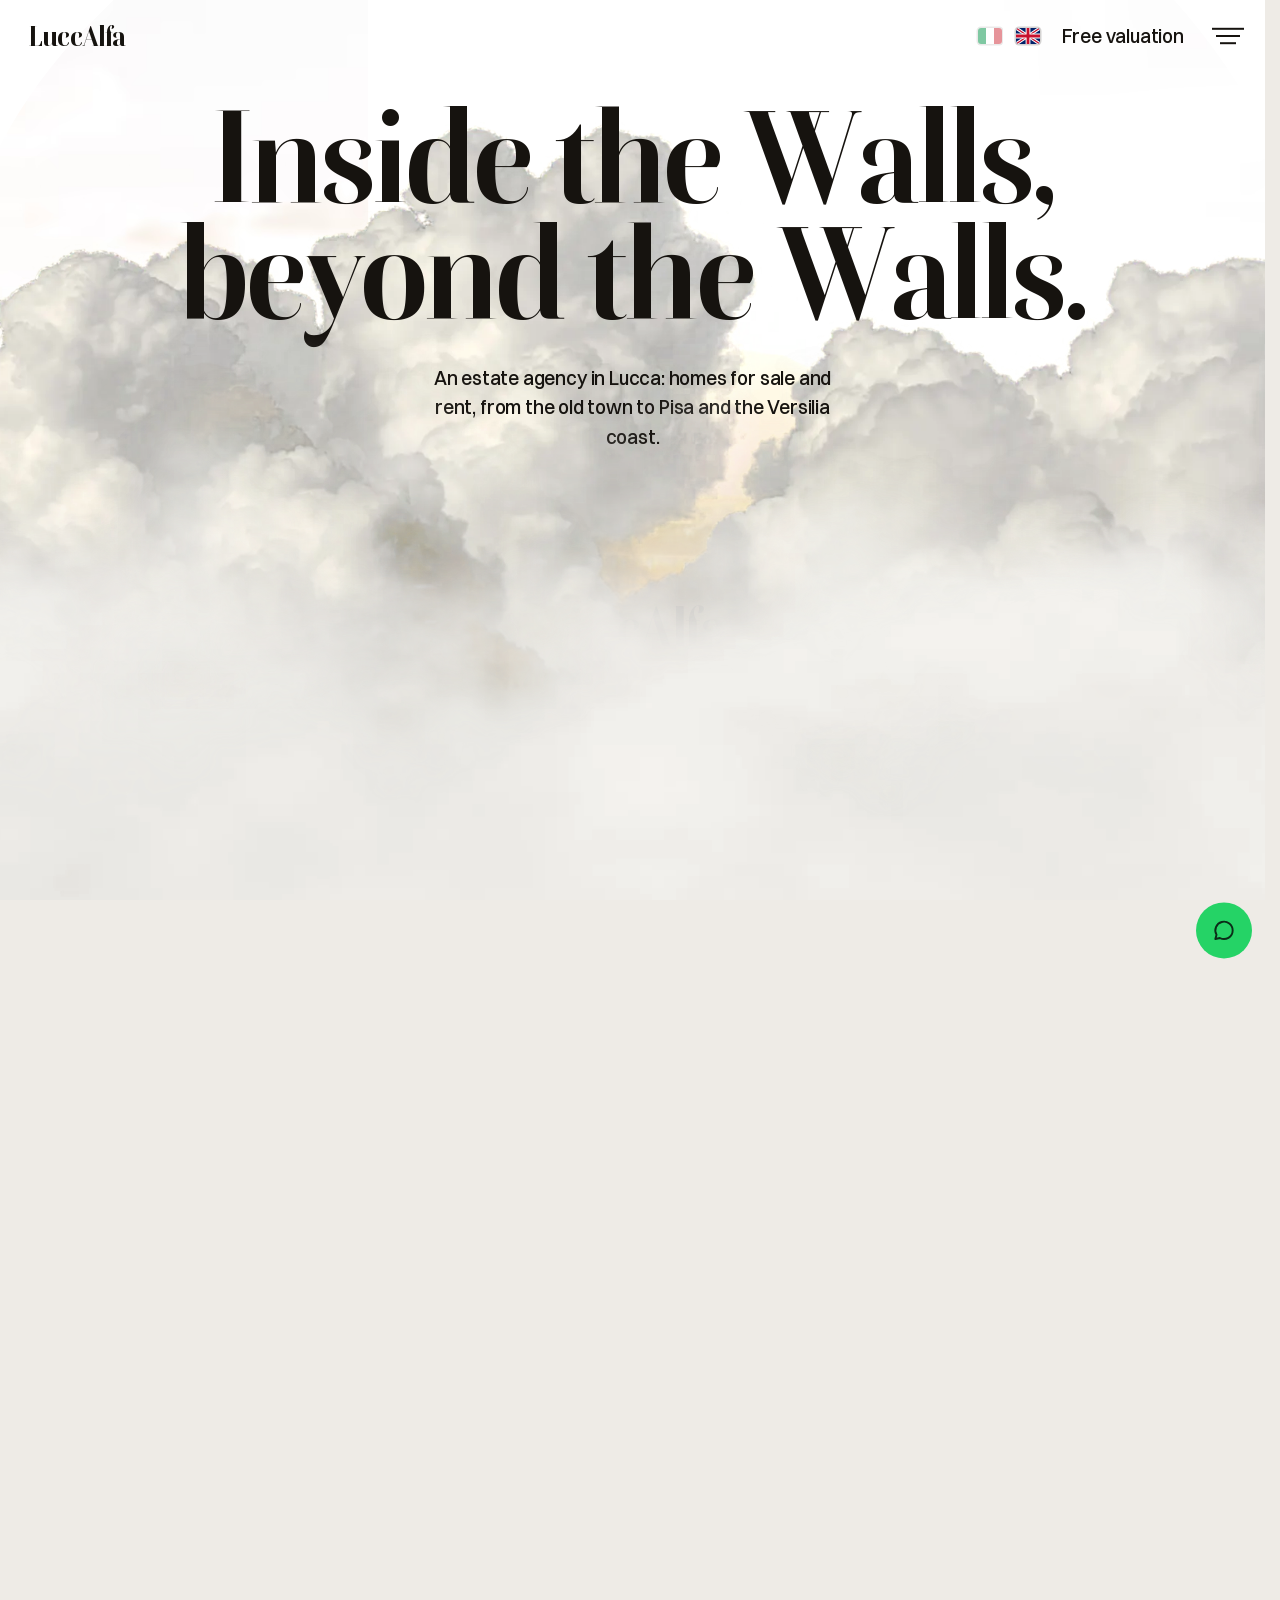
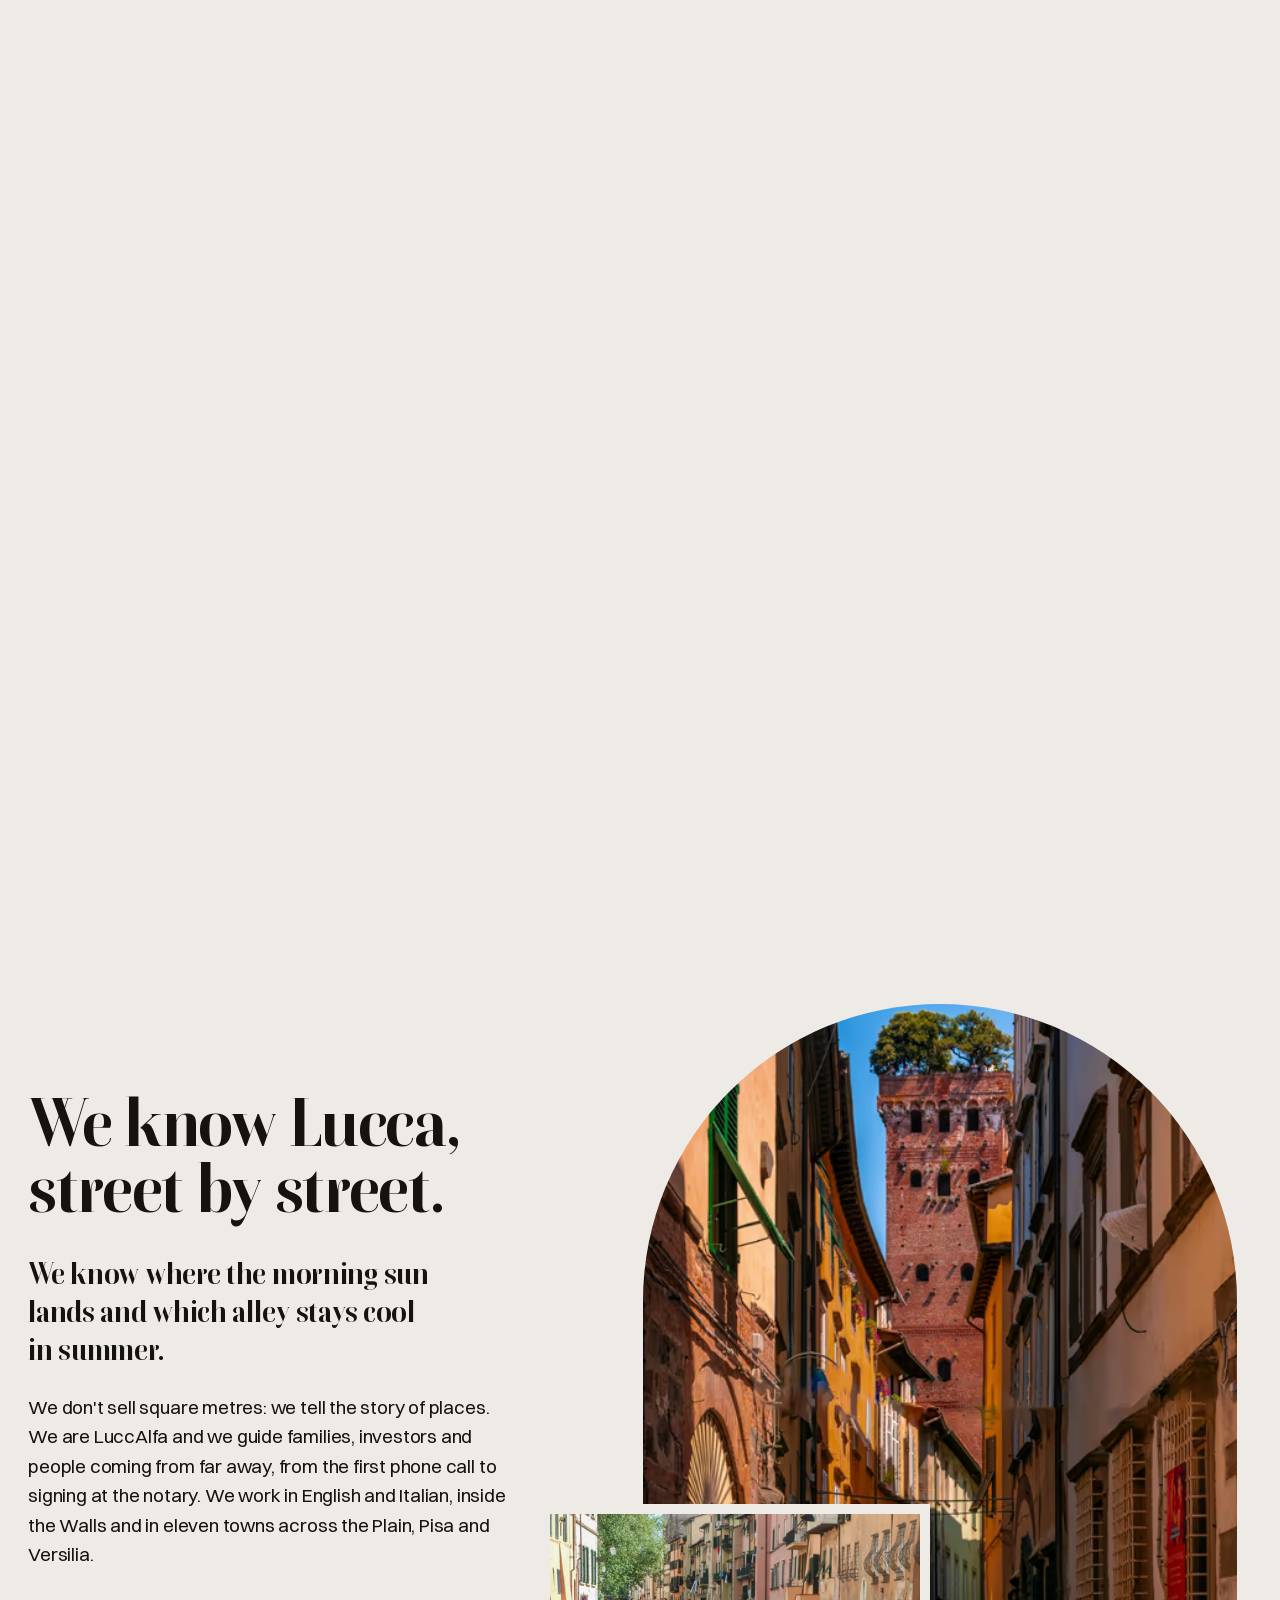
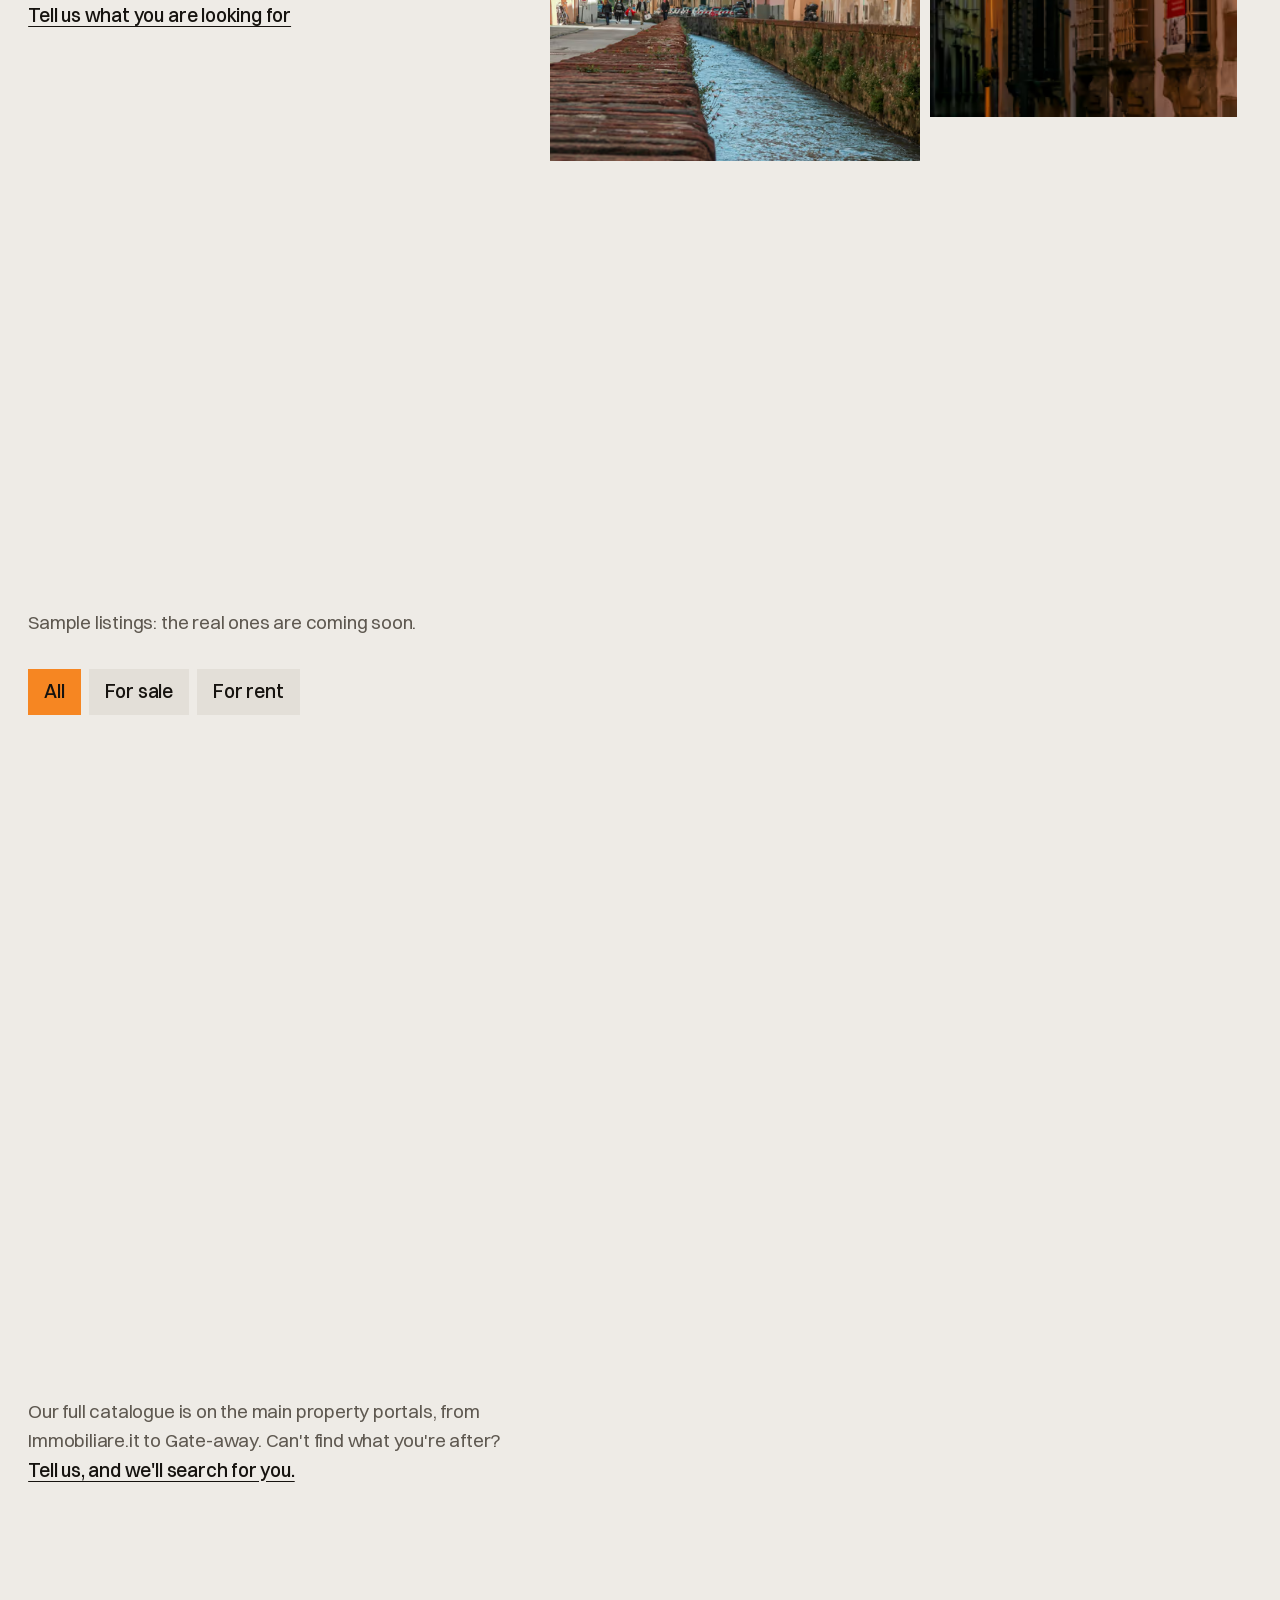
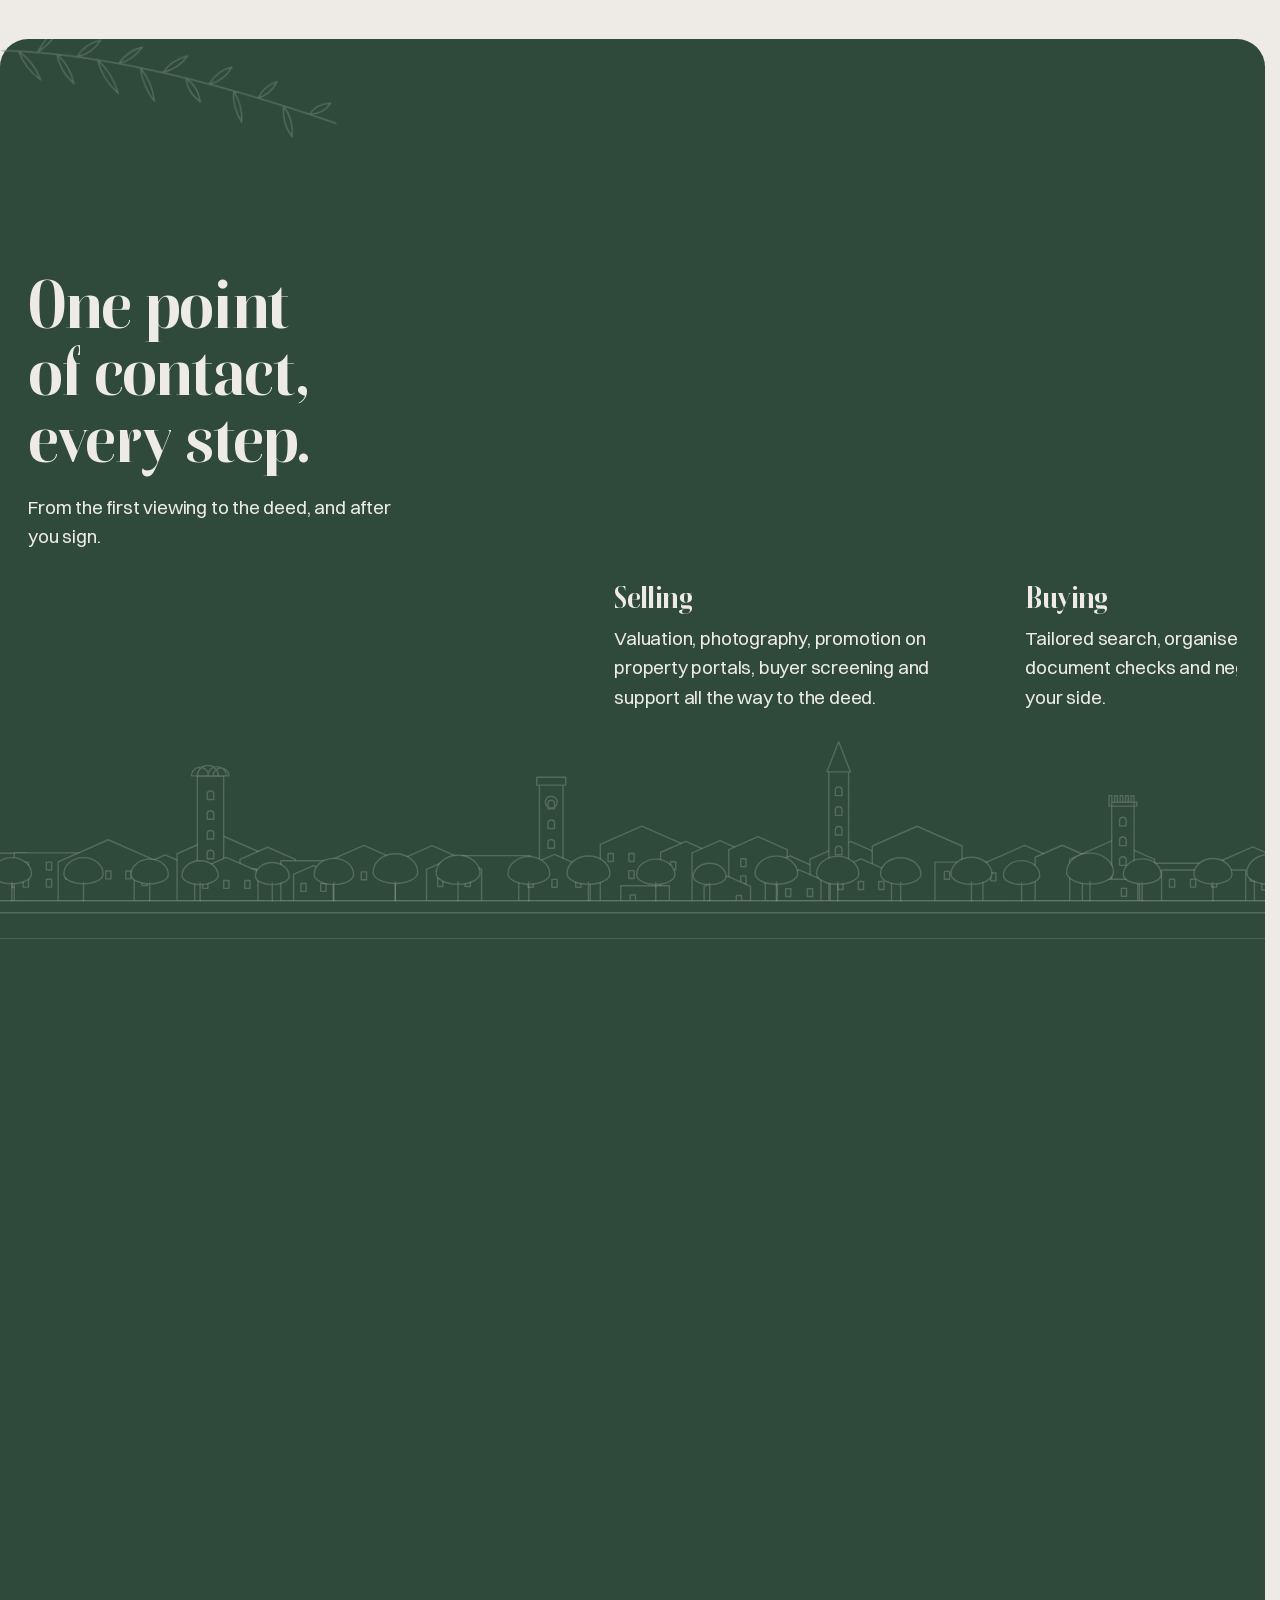
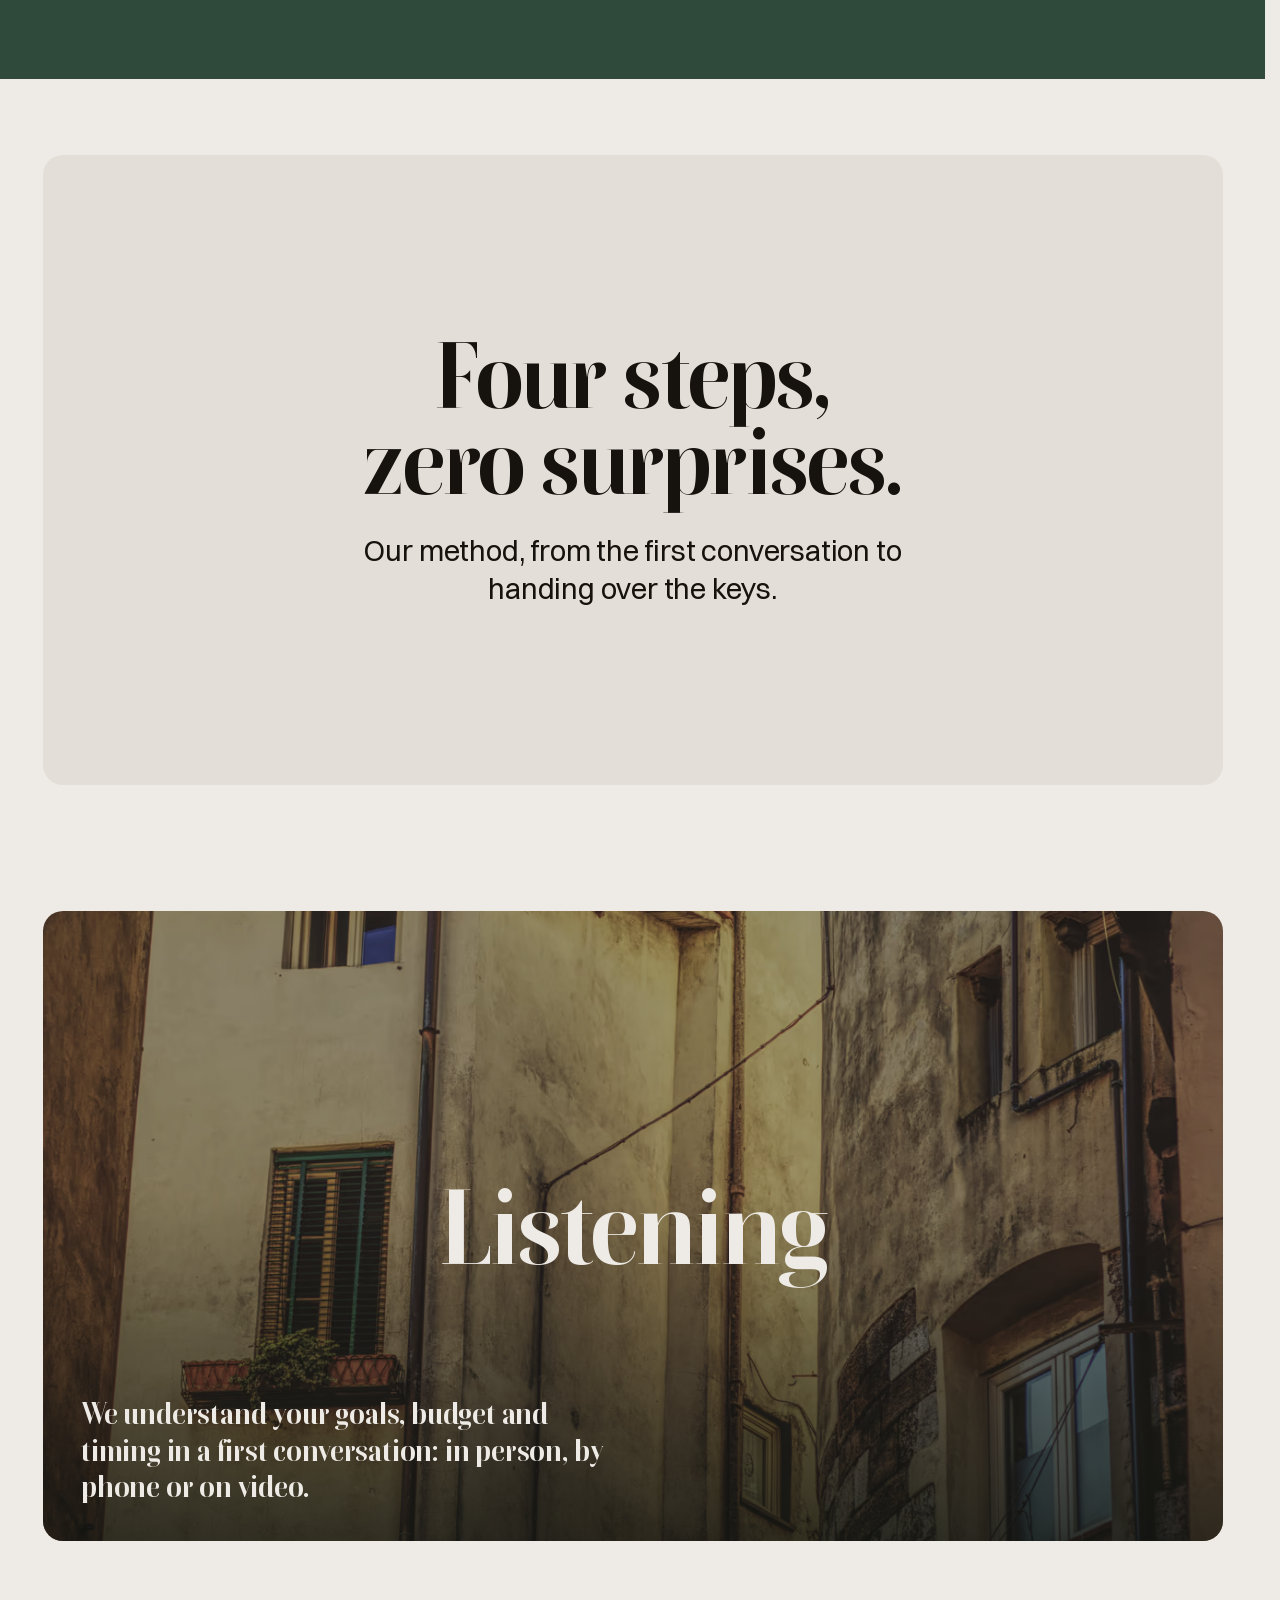
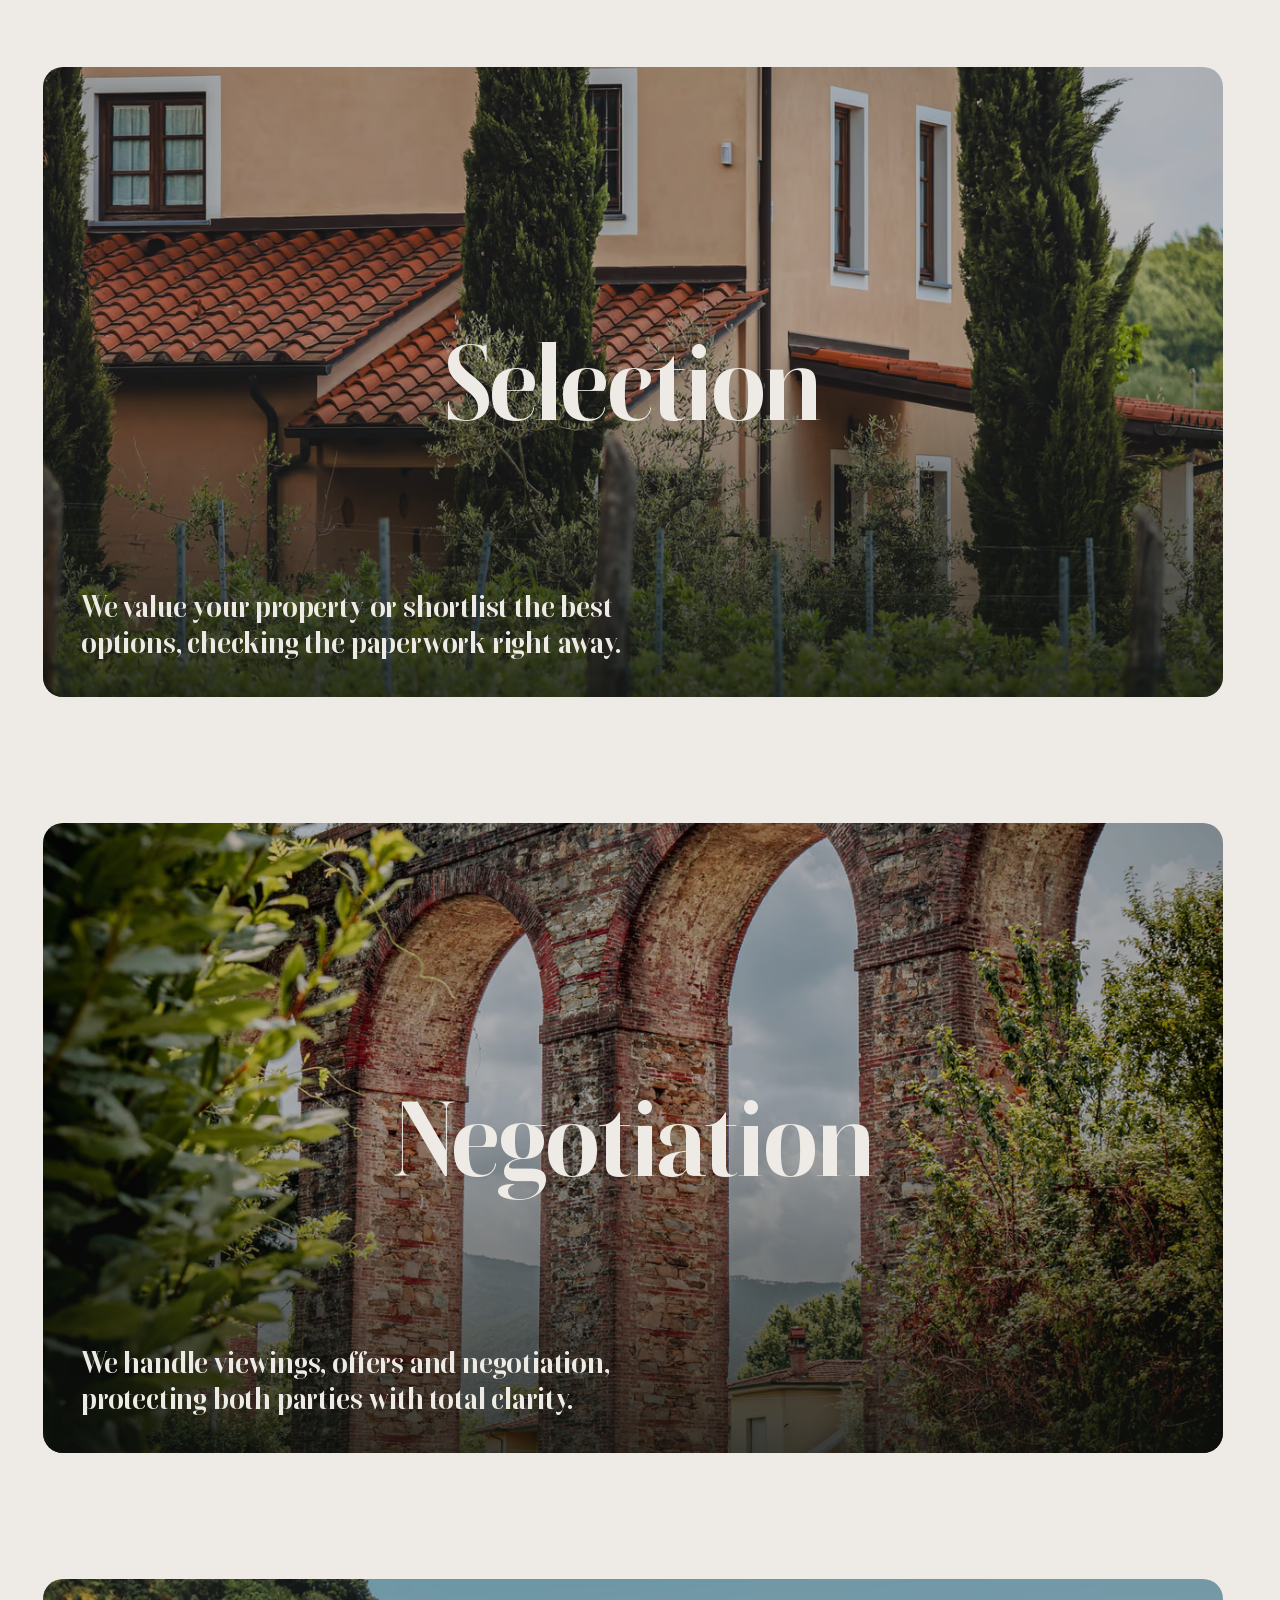
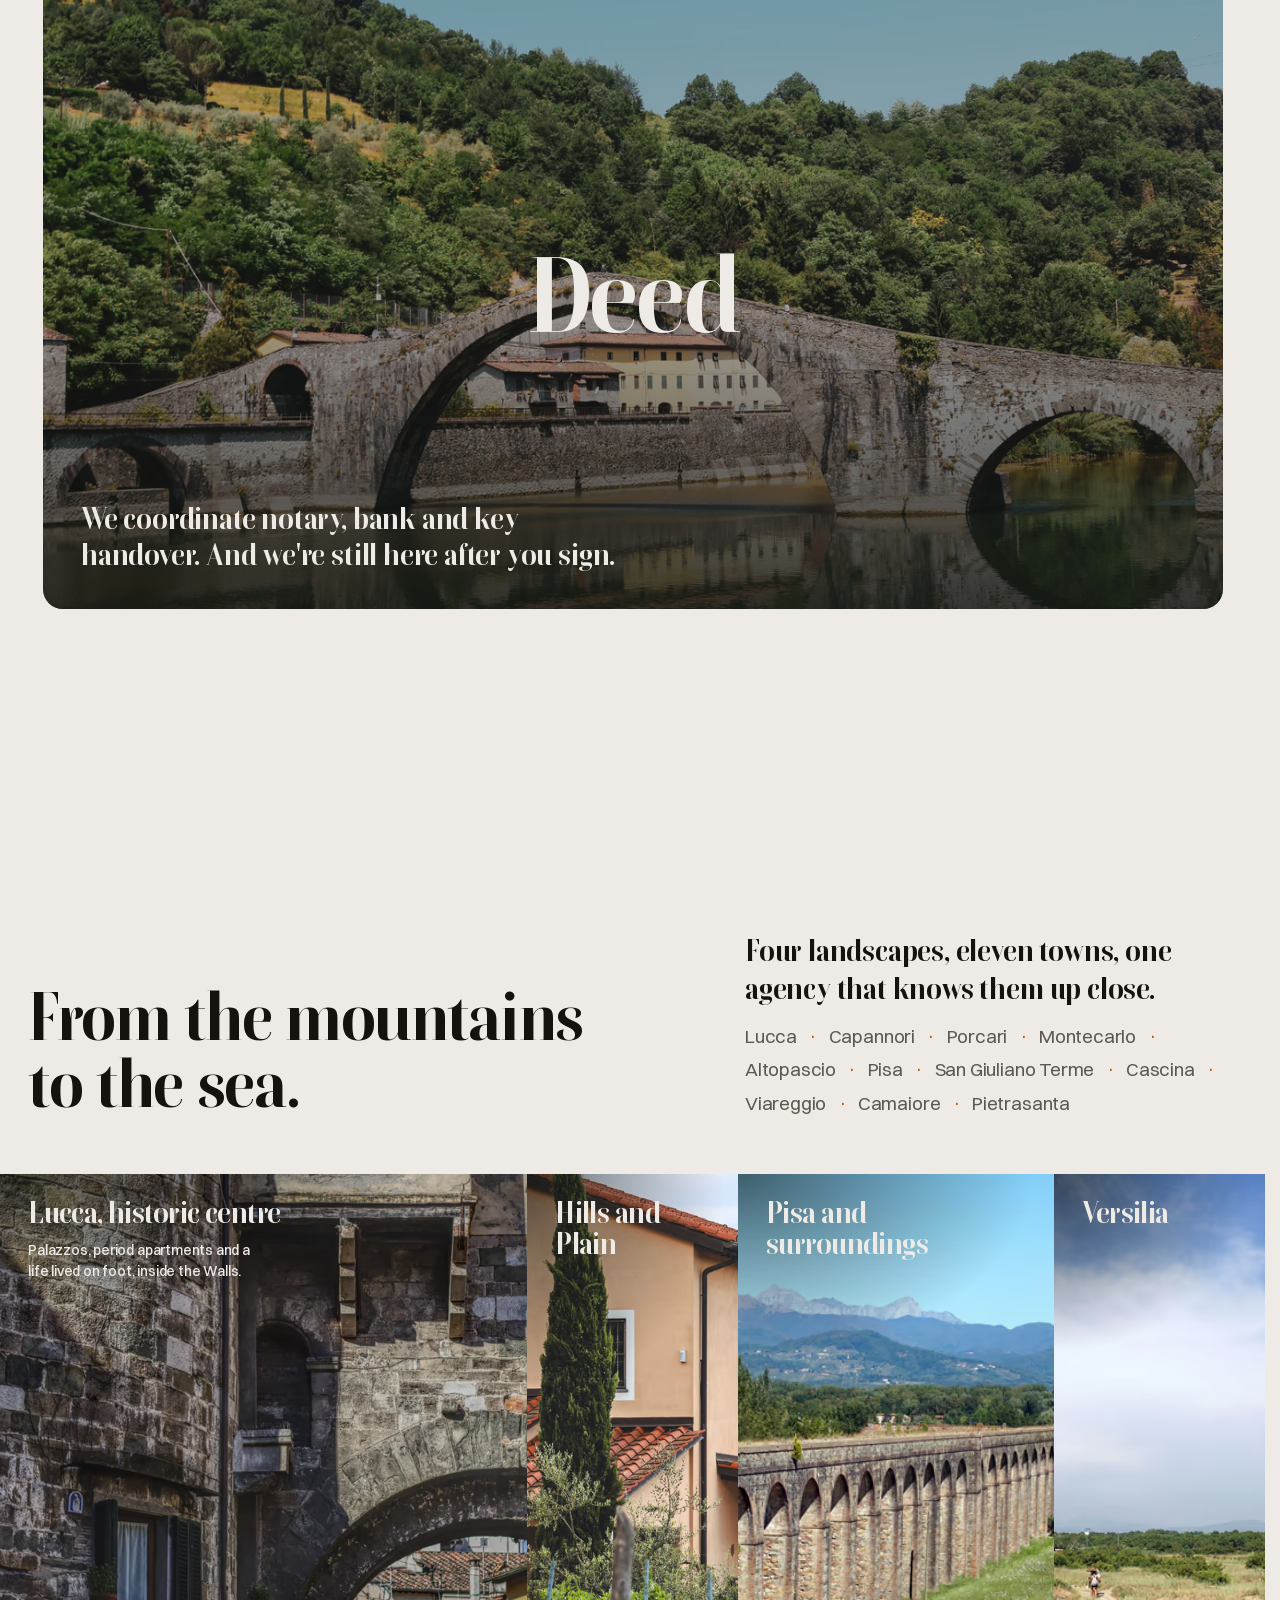
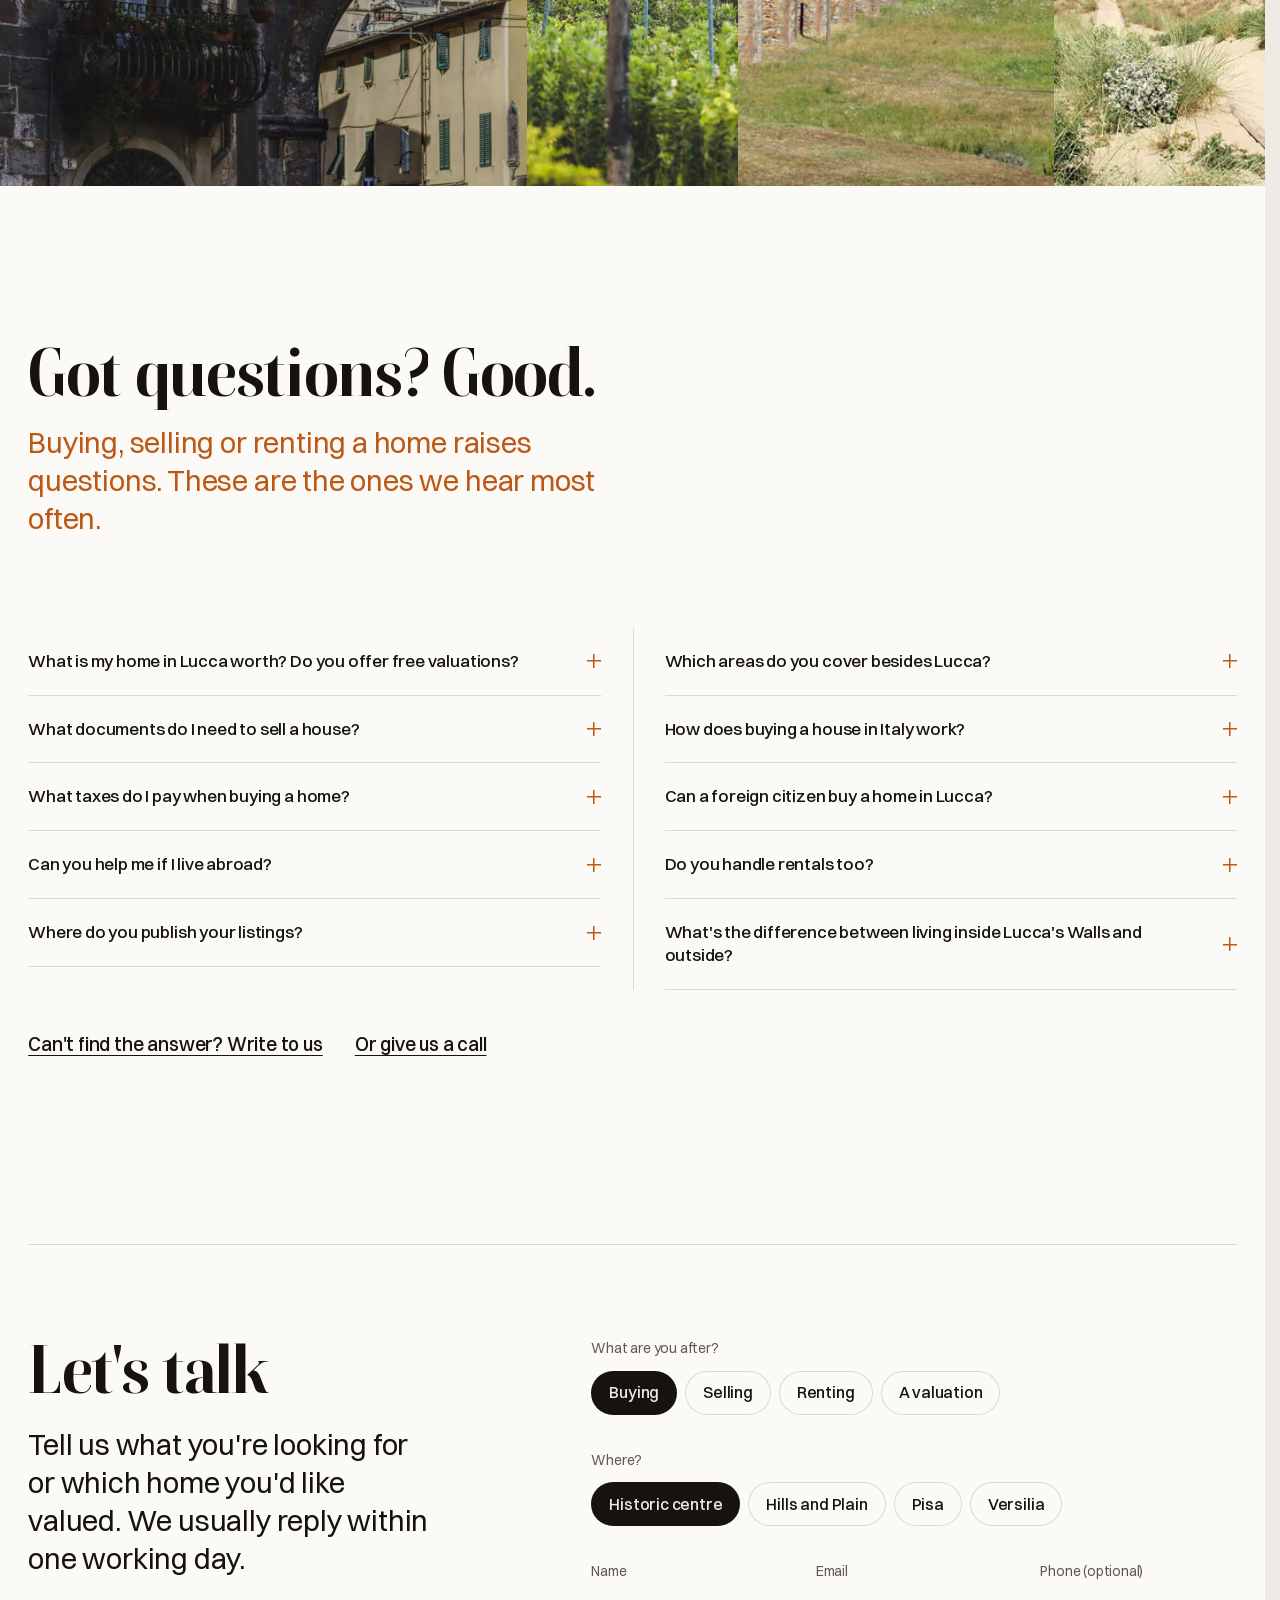
<file: index.html>
<!doctype html>
<html lang="it">
<head>
  <meta charset="utf-8" />
  <meta name="viewport" content="width=device-width,initial-scale=1,viewport-fit=cover" />
  <title>Agenzia Immobiliare a Lucca e Pisa | Vendita e Affitto Case – LuccAlfa Immobiliare</title>
  <meta name="description" content="LuccAlfa Immobiliare: compravendita e affitto di case, ville, rustici e appartamenti a Lucca, Pisa, Versilia e dintorni. Valutazione gratuita, assistenza completa in italiano e inglese." />
  <meta name="theme-color" content="#eeebe6" />
  <link rel="canonical" href="https://immobiliare.luccalfa.it/" />

  <meta property="og:type" content="website" />
  <meta property="og:title" content="LuccAlfa Immobiliare – Dentro le Mura, oltre le Mura" />
  <meta property="og:description" content="Compravendita e affitto a Lucca, Pisa e Versilia. Un solo referente, dalla prima visita al rogito." />
  <meta property="og:url" content="https://immobiliare.luccalfa.it/" />
  <meta property="og:image" content="https://immobiliare.luccalfa.it/assets/img/og.jpg" />
  <meta property="og:image:width" content="1200" />
  <meta property="og:image:height" content="630" />
  <meta property="og:locale" content="it_IT" />
  <meta property="og:locale:alternate" content="en_GB" />
  <meta property="og:site_name" content="LuccAlfa Immobiliare" />
  <meta name="twitter:card" content="summary_large_image" />

  <script>document.documentElement.classList.add("js");try{if(!sessionStorage.getItem("la-loaded")&&!matchMedia("(prefers-reduced-motion: reduce)").matches)document.documentElement.classList.add("is-loading")}catch(e){}if(!matchMedia("(prefers-reduced-motion: reduce)").matches){document.documentElement.classList.add("hero-wait");setTimeout(function(){document.documentElement.classList.remove("hero-wait")},3000)}</script>
  <link rel="icon" type="image/svg+xml" href="assets/logo.svg" />
  <link rel="preload" href="assets/fonts/boska-700.woff2" as="font" type="font/woff2" crossorigin />
  <link rel="preload" href="assets/fonts/switzer-400.woff2" as="font" type="font/woff2" crossorigin />
  <link rel="preload" as="image" href="assets/img/tetti-lucca-p-720.avif" type="image/avif" media="(max-width: 699px)" />
  <link rel="preload" as="image" imagesrcset="assets/img/tetti-lucca-1280.avif 1280w, assets/img/tetti-lucca-1920.avif 1920w, assets/img/tetti-lucca-2560.avif 2560w" imagesizes="100vw" type="image/avif" media="(min-width: 700px)" />
  <link rel="stylesheet" href="styles.css?v=30" />

  <!-- ═════ SCHEMA.ORG: RealEstateAgent + LocalBusiness ═════
       Entità autonoma: nessun collegamento all'entità di luccalfa.it (giardinaggio e pulizie),
       così le due attività restano separate per motori di ricerca e assistenti AI.
       TODO: aggiungere "telephone" quando c'è il numero reale dell'agenzia.
       TODO: aggiungere "sameAs" con le pagine AGENZIA sui portali (es. immobiliare.it/agenzie-immobiliari/…),
             mai le home page dei portali, e i social propri dell'agenzia quando esisteranno. -->
  <script type="application/ld+json">
  {
    "@context": "https://schema.org",
    "@type": ["RealEstateAgent", "LocalBusiness"],
    "@id": "https://immobiliare.luccalfa.it/#agency",
    "name": "LuccAlfa Immobiliare",
    "legalName": "LuccAlfa Srls",
    "vatID": "IT07079510488",
    "contactPoint": { "@type": "ContactPoint", "contactType": "sales", "email": "immobiliare@luccalfa.it", "availableLanguage": ["Italian", "English"], "areaServed": "IT" },
    "description": "Agenzia immobiliare a Lucca: compravendita e affitto di appartamenti, ville, rustici e casali tra Lucca, Pisa, Versilia e Piana di Lucca. Valutazioni gratuite, consulenza e assistenza per acquirenti italiani e stranieri.",
    "url": "https://immobiliare.luccalfa.it/",
    "logo": "https://immobiliare.luccalfa.it/assets/logo.svg",
    "image": "https://immobiliare.luccalfa.it/assets/img/og.jpg",
    "email": "immobiliare@luccalfa.it",
    "priceRange": "€€",
    "foundingDate": "2021",
    "knowsLanguage": ["it", "en"],
    "address": { "@type": "PostalAddress", "streetAddress": "Via di Villa Altieri", "addressLocality": "Lucca", "postalCode": "55100", "addressRegion": "LU", "addressCountry": "IT" },
    "geo": { "@type": "GeoCoordinates", "latitude": 43.843, "longitude": 10.508 },
    "openingHoursSpecification": [{ "@type": "OpeningHoursSpecification", "dayOfWeek": ["Monday","Tuesday","Wednesday","Thursday","Friday","Saturday"], "opens": "09:00", "closes": "19:00" }],
    "areaServed": [
      { "@type": "City", "name": "Lucca" }, { "@type": "City", "name": "Pisa" }, { "@type": "City", "name": "Capannori" },
      { "@type": "City", "name": "Viareggio" }, { "@type": "City", "name": "Camaiore" }, { "@type": "City", "name": "Pietrasanta" },
      { "@type": "City", "name": "Altopascio" }, { "@type": "City", "name": "Porcari" }, { "@type": "City", "name": "Montecarlo" },
      { "@type": "City", "name": "San Giuliano Terme" }, { "@type": "City", "name": "Cascina" },
      { "@type": "AdministrativeArea", "name": "Provincia di Lucca" }, { "@type": "AdministrativeArea", "name": "Provincia di Pisa" }
    ],
    "makesOffer": [
      { "@type": "Offer", "itemOffered": { "@type": "Service", "name": "Vendita immobili", "serviceType": "Intermediazione immobiliare" } },
      { "@type": "Offer", "itemOffered": { "@type": "Service", "name": "Ricerca e acquisto casa", "serviceType": "Ricerca immobiliare" } },
      { "@type": "Offer", "itemOffered": { "@type": "Service", "name": "Affitti residenziali e turistici", "serviceType": "Locazione immobiliare" } },
      { "@type": "Offer", "itemOffered": { "@type": "Service", "name": "Valutazione immobiliare gratuita", "serviceType": "Stima immobiliare" } },
      { "@type": "Offer", "itemOffered": { "@type": "Service", "name": "Assistenza acquirenti stranieri", "serviceType": "International buyers support" } }
    ]
  }
  </script>
  <script type="application/ld+json">
  {
    "@context": "https://schema.org",
    "@graph": [
      { "@type": "WebSite", "@id": "https://immobiliare.luccalfa.it/#website", "url": "https://immobiliare.luccalfa.it/", "name": "LuccAlfa Immobiliare", "inLanguage": ["it", "en"], "publisher": { "@id": "https://immobiliare.luccalfa.it/#agency" } },
      { "@type": "WebPage", "@id": "https://immobiliare.luccalfa.it/#webpage", "url": "https://immobiliare.luccalfa.it/", "name": "Agenzia Immobiliare a Lucca e Pisa – LuccAlfa Immobiliare", "isPartOf": { "@id": "https://immobiliare.luccalfa.it/#website" }, "about": { "@id": "https://immobiliare.luccalfa.it/#agency" }, "inLanguage": "it", "dateModified": "2026-10-31" }
    ]
  }
  </script>
  <!-- FAQ: testo identico alla versione italiana visibile -->
  <script type="application/ld+json">
  {
    "@context": "https://schema.org",
    "@type": "FAQPage",
    "mainEntity": [
      { "@type": "Question", "name": "Quanto vale la mia casa a Lucca? Fate valutazioni gratuite?", "acceptedAnswer": { "@type": "Answer", "text": "Sì. LuccAlfa Immobiliare effettua una valutazione gratuita e senza impegno con sopralluogo. Il valore dipende da zona, stato di manutenzione, superficie, classe energetica e confronto con le vendite recenti comparabili." } },
      { "@type": "Question", "name": "Quali zone coprite oltre a Lucca?", "acceptedAnswer": { "@type": "Answer", "text": "Operiamo a Lucca (centro storico dentro le Mura e periferia), nella Piana di Lucca (Capannori, Porcari, Altopascio, Montecarlo), a Pisa e nei comuni vicini (San Giuliano Terme, Cascina) e in Versilia (Viareggio, Camaiore, Pietrasanta)." } },
      { "@type": "Question", "name": "Quali documenti servono per vendere casa?", "acceptedAnswer": { "@type": "Answer", "text": "In genere servono: atto di provenienza, visura e planimetria catastale, attestato di prestazione energetica (APE), documenti di identità, eventuali titoli edilizi e certificazioni degli impianti, oltre al regolamento e ai rendiconti se l'immobile è in condominio. Ti guidiamo nella raccolta." } },
      { "@type": "Question", "name": "Come funziona l'acquisto di una casa in Italia?", "acceptedAnswer": { "@type": "Answer", "text": "I passaggi tipici sono: ricerca e visite, proposta d'acquisto con caparra, verifiche (urbanistica, catasto, ipoteche), contratto preliminare di compravendita, rogito davanti al notaio con pagamento del saldo e registrazione. Il notaio controlla la regolarità giuridica dell'atto." } },
      { "@type": "Question", "name": "Quali imposte si pagano acquistando casa?", "acceptedAnswer": { "@type": "Answer", "text": "Dipendono da venditore (privato o impresa), uso (prima o seconda casa) e tipo di immobile: imposta di registro, ipotecaria e catastale se si acquista da privato, IVA se si acquista da impresa, oltre a onorari del notaio e dell'agenzia. Le aliquote cambiano nel tempo, quindi vanno verificate con notaio o commercialista prima dell'acquisto." } },
      { "@type": "Question", "name": "Un cittadino straniero può comprare casa a Lucca?", "acceptedAnswer": { "@type": "Answer", "text": "Sì. I cittadini UE possono acquistare senza particolari limiti; per i cittadini extra-UE si applica in genere il principio di reciprocità. Serve un codice fiscale italiano, che si può ottenere anche dall'estero, e conviene farsi assistere da un notaio e, se necessario, da un traduttore." } },
      { "@type": "Question", "name": "Mi seguite anche se vivo all'estero?", "acceptedAnswer": { "@type": "Answer", "text": "Sì. Lavoriamo in italiano e in inglese: ricerca su misura, video tour, aiuto per il codice fiscale, coordinamento con notaio e banca e assistenza dopo l'acquisto. Se non puoi essere presente, puoi firmare tramite procura." } },
      { "@type": "Question", "name": "Seguite anche gli affitti?", "acceptedAnswer": { "@type": "Answer", "text": "Sì. Seguiamo locazioni abitative a lungo termine, contratti transitori e locazioni turistiche a Lucca e dintorni, dalla selezione degli inquilini alla stesura e registrazione del contratto." } },
      { "@type": "Question", "name": "Dove pubblicate gli annunci?", "acceptedAnswer": { "@type": "Answer", "text": "Oltre che sul nostro sito, pubblichiamo gli immobili sui principali portali italiani e internazionali, come Immobiliare.it, Idealista, Casa.it e Gate-away.com, per raggiungere sia acquirenti italiani sia stranieri." } },
      { "@type": "Question", "name": "Qual è la differenza tra vivere dentro le Mura di Lucca e fuori?", "acceptedAnswer": { "@type": "Answer", "text": "Dentro le Mura il centro storico offre vita pedonale, servizi a piedi e immobili d'epoca, con vincoli edilizi e poco parcheggio. Fuori, tra Piana e colline, si trovano più spazi, giardini e box auto, con prezzi al metro quadro generalmente diversi." } }
    ]
  }
  </script>
</head>

<body>
  <div class="loader" id="loader" aria-hidden="true">
    <!-- il simbolo LuccAlfa si disegna come con una penna: un tratto da sinistra (archi e fiocco), poi la barretta centrale; alla fine resta il logo esatto -->
    <svg class="loader__mark" viewBox="4150 2380 4130 3270" aria-hidden="true">
      <path class="lm lm--1" pathLength="1" d="M4452 5440V3480C4452 3000 4780 2684 5200 2684C5620 2684 5980 2900 6220 3100C6500 3330 7104 3400 7104 3760V4980C7104 5230 6880 5290 6662 5290C6440 5290 6220 5230 6220 4980C6220 5230 6000 5290 5780 5290C5560 5290 5340 5230 5340 4980V3760C5340 3400 5940 3330 6220 3100C6460 2900 6820 2684 7240 2684C7660 2684 7980 3000 7980 3480V5440"/>
      <path class="lm lm--2" pathLength="1" d="M6220 3100V5000"/>
      <path class="loader__full" d="M5981.467,4205.883l-3.542,0c0,-230.163 0.6,-460.325 -0.417,-690.488c-0.254,-56.388 -22.038,-66.783 -69.258,-34.863c-65.392,44.167 -124.075,96.575 -179.675,152.454c-120,120.6 -147.037,278.888 -154.608,435.071c-13.217,273.567 -11.921,548.171 -1.067,822.037c3.842,97.058 41.992,180.092 153.379,209.908c88.308,23.633 187.037,-13.358 226.342,-94.792c21.042,-43.588 29.004,-88.471 28.958,-136.042c-0.254,-221.087 -0.117,-442.2 -0.117,-663.288m897.037,271.575l-0.254,0c0,-22.708 0.117,-45.442 -0.025,-68.171c-1.042,-188.775 9.142,-377.733 -47.988,-562.637c-45.442,-147.129 -130.208,-261.55 -258.333,-343.333c-93.704,-59.792 -101.067,-54.075 -104.862,58.217c-0.092,3.033 -0.254,6.067 -0.254,9.096c-0.442,439.35 -0.996,878.725 -0.996,1318.079c0,22.571 1.737,45.95 7.708,67.546c17.754,64.142 65.071,134.883 153.842,147.058c86.204,11.829 160.971,-13.1 201.621,-77.454c35.533,-56.25 50.254,-118.242 49.792,-184.767c-0.879,-121.204 -0.254,-242.408 -0.254,-363.633m1348.775,-80.092c0,318.308 1.067,636.642 -0.65,954.954c-0.508,95.208 -45.971,173.125 -130.879,212.683c-114.863,53.517 -267.292,17.154 -314.142,-128.425c-16.133,-50.183 -23.612,-98.725 -23.567,-150.65c0.487,-576.017 4.238,-1152.083 -2.038,-1728.033c-2.779,-254.929 -124.817,-445.162 -358.679,-559.283c-97.663,-47.637 -196.692,-83.171 -307.246,-78.821c-111.504,4.4 -211.992,44.142 -309.767,93.196c-33.379,16.738 -35.279,36.412 -4.817,60.092c50.117,38.958 104.767,71.204 153.262,112.987c116.804,100.671 217.846,213.15 293.262,348.658c72.683,130.554 116.829,270.533 121.133,418.358c10.071,343.933 12.754,688.379 -1.483,1032.013c-6.967,168.425 -89.629,312.592 -223.496,420.6c-144.05,116.204 -302.638,194.213 -495.071,178.008c-127.846,-10.762 -246.875,-46.204 -347.317,-128.217c-34.512,-28.171 -59.512,-28.658 -95.183,-3.333c-134.862,95.762 -284.467,144.558 -451.458,130.346c-228.196,-19.4 -400.392,-126.367 -520.696,-323.008c-83.725,-136.875 -115.279,-281.342 -111.088,-441.133c6.804,-257.5 2.108,-515.325 1.758,-773.008c-0.183,-153.196 24.975,-302.317 89.121,-441.112c86.712,-187.617 220.233,-339.075 385.625,-462.408c32.754,-24.421 66.875,-46.946 100.046,-70.788c25.233,-18.15 32.221,-35.554 -1.321,-53.567c-152.175,-81.642 -308.821,-121.342 -483.496,-79.558c-234.304,56.042 -372.221,214.35 -463.1,422.108c-25.346,57.942 -37.546,124.075 -37.475,190.508c0.488,591.179 0,1182.363 0.117,1773.542c0.025,75.95 -25.788,141.967 -74.492,199.096c-47.846,56.113 -153.613,82.012 -221.067,51.967c-30.046,-13.379 -61.804,-22.779 -89.629,-42.917c-52.779,-38.217 -83.633,-85.996 -83.567,-152.175c0.533,-641.204 -3.262,-1282.429 3.796,-1923.567c2.525,-229.908 102.2,-428.333 256.017,-599.654c101.042,-112.525 213.308,-211.667 345.533,-284.167c119.883,-65.742 250.117,-108.287 387.108,-119.237c168.542,-13.471 336.367,-4.142 497.012,54.817c128.913,47.317 244.792,118.633 348.079,209.258c46.575,40.879 93.079,82.429 134.7,128.171c29.7,32.663 47.8,25.279 72.475,-3.196c90.95,-105.025 196.529,-192.917 317.175,-261.992c134.629,-77.083 279.558,-121.458 434.675,-128.358c125.671,-5.579 251.133,-5.392 374.467,27.429c103.1,27.454 201.296,67.592 289.375,126.042c130.117,86.321 250.371,184.954 340.717,315.763c82.292,119.192 143.15,246.9 181.275,387.246c22.337,82.221 24.767,164.192 24.817,247.454c0.071,280.417 0.025,560.858 0.025,841.296l0.138,0l0.013,0.017Z"/>
    </svg>
    <p class="loader__word"><span>LuccAlfa</span></p>
  </div>
  <div class="curtain" id="curtain" aria-hidden="true"><span class="curtain__label" id="curtainLabel">English</span></div>
  <a class="skip" href="#main" data-i18n="skip">Vai al contenuto</a>

  <!-- NAV: logo e nome; a destra lingua, valutazione e Menu (menu a tutto schermo) -->
  <header class="nav" id="nav">
    <a href="#top" class="nav__logo" aria-label="LuccAlfa Immobiliare – Home">
      <span class="nav__word">LuccAlfa</span>
    </a>
    <div class="nav__right">
      <div class="lang" role="group" aria-label="Lingua / Language">
        <button type="button" data-lang="it" aria-pressed="true" lang="it" aria-label="Italiano"><svg viewBox="0 0 3 2" aria-hidden="true"><rect width="1" height="2" fill="#009246"/><rect x="1" width="1" height="2" fill="#fff"/><rect x="2" width="1" height="2" fill="#ce2b37"/></svg></button>
        <button type="button" data-lang="en" aria-pressed="false" lang="en" aria-label="English"><svg viewBox="0 0 60 40" aria-hidden="true"><rect width="60" height="40" fill="#012169"/><path d="M0 0L60 40M60 0L0 40" stroke="#fff" stroke-width="8"/><path d="M0 0L60 40M60 0L0 40" stroke="#c8102e" stroke-width="3"/><path d="M30 0V40M0 20H60" stroke="#fff" stroke-width="12"/><path d="M30 0V40M0 20H60" stroke="#c8102e" stroke-width="7"/></svg></button>
      </div>
      <a class="nav__cta" href="#contatti"><span class="nav__cta-line"><span data-i18n="nav.cta">Valutazione gratuita</span></span></a>
      <button class="burger" id="burger" type="button" aria-expanded="false" aria-controls="menu" aria-label="Apri il menu" data-i18n-aria="nav.menu"><i></i><i></i><i></i></button>
    </div>
  </header>
  <!-- MENU: una tendina verde che cala dall'alto; le voci salgono dalla loro riga -->
  <div class="menu" id="menu">
    <!-- sullo sfondo, a mano: il nome e il motto. Una penna segue il centro di ogni tratto nell'ordine in cui lo scrive una mano
         (tracciato ricavato dallo scheletro del corsivo Mrs Saint Delafield) e scopre le lettere vere. -->
    <div class="menu__script" aria-hidden="true">
      <svg class="menu__hand menu__hand--name" viewBox="0 102 1143 441" aria-hidden="true"><defs><mask id="penName" maskUnits="userSpaceOnUse" x="0" y="102" width="1143" height="441"><g class="menu__pen" fill="none" stroke="#fff" stroke-width="30" stroke-linecap="round" stroke-linejoin="round"><path pathLength="1" style="--d:0.650s;--t:0.064s" d="M70 208C81.2 207.7 120.2 207.2 137 206C153.8 204.8 159.2 203.3 171 201C182.8 198.7 200.3 193.3 208 192C215.7 190.7 215.5 192.8 217 193"/><path pathLength="1" style="--d:0.752s;--t:0.270s" d="M120 310C119.2 309.8 119.5 307.5 115 309C110.5 310.5 100.8 314.2 93 319C85.2 323.8 75.0 331.8 68 338C61.0 344.2 54.7 351.8 51 356C47.3 360.2 47.3 360.3 46 363C44.7 365.7 43.5 369.8 43 372C42.5 374.2 42.5 374.7 43 376C43.5 377.3 43.0 379.5 46 380C49.0 380.5 54.8 381.5 61 379C67.2 376.5 72.3 375.2 83 365C93.7 354.8 117.8 327.0 125 318C132.2 309.0 125.3 312.2 126 311C126.7 309.8 126.8 312.5 129 311C131.2 309.5 137.2 304.3 139 302C140.8 299.7 129.2 311.8 140 297C150.8 282.2 191.5 229.0 204 213C216.5 197.0 212.8 204.3 215 201C217.2 197.7 215.3 195.0 217 193C218.7 191.0 222.3 190.8 225 189C227.7 187.2 230.0 183.2 233 182C236.0 180.8 236.0 184.0 243 182C250.0 180.0 264.2 174.8 275 170C285.8 165.2 299.5 158.2 308 153C316.5 147.8 322.7 143.0 326 139C329.3 135.0 328.3 131.3 328 129C327.7 126.7 327.0 125.7 324 125C321.0 124.3 314.8 124.3 310 125C305.2 125.7 299.5 127.3 295 129C290.5 130.7 288.8 131.2 283 135C277.2 138.8 267.0 146.2 260 152C253.0 157.8 244.8 166.0 241 170C237.2 174.0 237.8 174.0 237 176C236.2 178.0 236.2 181.0 236 182"/><path pathLength="1" style="--d:1.022s;--t:0.076s" d="M138 303C138.5 303.5 138.2 305.2 141 306C143.8 306.8 149.5 306.3 155 308C160.5 309.7 164.5 309.3 174 316C183.5 322.7 202.5 341.2 212 348C221.5 354.8 226.0 355.2 231 357C236.0 358.8 236.2 358.8 242 359C247.8 359.2 260.0 358.8 266 358C272.0 357.2 273.5 356.2 278 354C282.5 351.8 290.5 346.5 293 345"/><path pathLength="1" style="--d:1.098s;--t:0.025s" d="M308 351C308.2 349.7 308.3 345.3 309 343C309.7 340.7 308.2 342.2 312 337C315.8 331.8 327.3 317.3 332 312C336.7 306.7 338.7 306.2 340 305"/><path pathLength="1" style="--d:1.160s;--t:0.040s" d="M308 351C308.7 351.2 309.7 352.3 312 352C314.3 351.7 316.2 352.7 322 349C327.8 345.3 341.2 333.2 347 330C352.8 326.8 351.2 334.5 357 330C362.8 325.5 377.8 307.5 382 303"/><path pathLength="1" style="--d:1.238s;--t:0.079s" d="M357 330C355.7 334.0 349.7 349.5 349 354C348.3 358.5 350.0 357.2 353 357C356.0 356.8 358.8 357.7 367 353C375.2 348.3 395.3 333.2 402 329C408.7 324.8 405.8 327.8 407 328C408.2 328.2 406.3 332.3 409 330C411.7 327.7 417.3 319.3 423 314C428.7 308.7 438.3 301.2 443 298C447.7 294.8 447.5 295.5 451 295C454.5 294.5 461.5 294.5 464 295C466.5 295.5 466.0 296.3 466 298C466.0 299.7 465.3 302.8 464 305C462.7 307.2 459.0 310.0 458 311"/><path pathLength="1" style="--d:1.355s;--t:0.088s" d="M409 330C408.3 332.8 405.3 342.8 405 347C404.7 351.2 405.8 353.0 407 355C408.2 357.0 408.2 358.5 412 359C415.8 359.5 423.3 359.8 430 358C436.7 356.2 444.0 352.7 452 348C460.0 343.3 472.3 332.8 478 330C483.7 327.2 480.5 335.2 486 331C491.5 326.8 505.2 310.5 511 305C516.8 299.5 518.0 299.7 521 298C524.0 296.3 525.5 295.5 529 295C532.5 294.5 539.5 294.5 542 295C544.5 295.5 544.0 296.3 544 298C544.0 299.7 543.3 302.8 542 305C540.7 307.2 537.0 310.0 536 311"/><path pathLength="1" style="--d:1.442s;--t:0.185s" d="M486 331C485.5 333.8 483.2 344.0 483 348C482.8 352.0 483.8 353.2 485 355C486.2 356.8 486.2 358.5 490 359C493.8 359.5 503.2 358.8 508 358C512.8 357.2 513.3 353.8 519 354C524.7 354.2 533.8 358.2 542 359C550.2 359.8 561.0 359.3 568 359C575.0 358.7 576.0 359.0 584 357C592.0 355.0 606.8 350.8 616 347C625.2 343.2 632.2 338.5 639 334C645.8 329.5 651.2 325.3 657 320C662.8 314.7 671.8 305.5 674 302C676.2 298.5 676.0 300.0 670 299C664.0 298.0 649.3 298.0 638 296C626.7 294.0 610.2 289.7 602 287C593.8 284.3 591.8 282.0 589 280C586.2 278.0 585.5 277.0 585 275C584.5 273.0 585.0 269.8 586 268C587.0 266.2 586.7 264.7 591 264C595.3 263.3 604.7 262.7 612 264C619.3 265.3 627.0 267.8 635 272C643.0 276.2 655.3 284.7 660 289C664.7 293.3 662.5 296.5 663 298"/><path pathLength="1" style="--d:1.665s;--t:0.034s" d="M524 354C524.2 353.3 520.2 353.5 525 350C529.8 346.5 542.8 340.2 553 333C563.2 325.8 580.5 311.3 586 307"/><path pathLength="1" style="--d:1.736s;--t:0.105s" d="M675 304C678.2 308.0 688.2 319.0 694 328C699.8 337.0 706.7 352.5 710 358C713.3 363.5 712.2 360.3 714 361C715.8 361.7 718.8 362.7 721 362C723.2 361.3 724.2 360.5 727 357C729.8 353.5 733.3 348.7 738 341C742.7 333.3 752.0 317.5 755 311C758.0 304.5 755.5 303.5 756 302C756.5 300.5 757.0 302.8 758 302C759.0 301.2 760.8 298.0 762 297C763.2 296.0 764.0 295.7 765 296C766.0 296.3 764.3 298.5 768 299C771.7 299.5 777.2 299.5 787 299C796.8 298.5 818.5 297.0 827 296C835.5 295.0 834.8 292.7 838 293C841.2 293.3 844.7 297.2 846 298"/><path pathLength="1" style="--d:1.879s;--t:0.169s" d="M683 298C683.3 296.8 678.2 300.0 685 291C691.8 282.0 710.7 261.5 724 244C737.3 226.5 754.3 200.5 765 186C775.7 171.5 781.2 164.5 788 157C794.8 149.5 800.5 144.5 806 141C811.5 137.5 817.7 135.8 821 136C824.3 136.2 825.3 139.0 826 142C826.7 145.0 825.7 150.5 825 154C824.3 157.5 827.2 150.3 822 163C816.8 175.7 803.3 209.2 794 230C784.7 250.8 770.8 277.0 766 288C761.2 299.0 765.2 294.7 765 296"/><path pathLength="1" style="--d:2.085s;--t:0.032s" d="M683 298C683.3 298.3 673.2 299.7 685 300C696.8 300.3 742.2 299.7 754 300C765.8 300.3 755.7 301.7 756 302"/><path pathLength="1" style="--d:2.155s;--t:0.052s" d="M846 300C845.0 301.0 842.8 300.8 840 306C837.2 311.2 831.2 325.2 829 331C826.8 336.8 827.3 337.8 827 341C826.7 344.2 826.7 347.7 827 350C827.3 352.3 828.0 353.7 829 355C830.0 356.3 829.8 357.7 833 358C836.2 358.3 843.5 358.0 848 357C852.5 356.0 857.3 353.7 860 352C862.7 350.3 860.7 349.3 864 347C867.3 344.7 877.2 340.0 880 338C882.8 336.0 880.8 335.5 881 335"/><path pathLength="1" style="--d:2.245s;--t:0.149s" d="M846 298C846.7 296.5 846.0 295.3 850 289C854.0 282.7 861.0 271.7 870 260C879.0 248.3 895.2 229.0 904 219C912.8 209.0 916.7 205.7 923 200C929.3 194.3 936.7 188.3 942 185C947.3 181.7 951.5 180.7 955 180C958.5 179.3 961.8 179.2 963 181C964.2 182.8 962.8 187.8 962 191C961.2 194.2 962.2 194.2 958 200C953.8 205.8 950.3 212.3 937 226C923.7 239.7 892.0 269.5 878 282C864.0 294.5 858.3 298.0 853 301C847.7 304.0 847.2 300.2 846 300"/><path pathLength="1" style="--d:2.432s;--t:0.037s" d="M861 349C860.8 347.8 858.8 344.7 860 342C861.2 339.3 862.5 334.8 868 333C873.5 331.2 888.7 331.0 893 331C897.3 331.0 891.8 331.8 894 333C896.2 334.2 902.2 335.5 906 338C909.8 340.5 915.3 344.5 917 348C918.7 351.5 916.2 357.2 916 359"/><path pathLength="1" style="--d:2.506s;--t:0.107s" d="M863 351C863.7 352.0 864.8 355.2 867 357C869.2 358.8 873.2 360.8 876 362C878.8 363.2 879.8 363.7 884 364C888.2 364.3 897.8 363.7 901 364C904.2 364.3 901.3 366.7 903 366C904.7 365.3 908.2 361.0 911 360C913.8 359.0 918.0 360.5 920 360C922.0 359.5 921.5 357.7 923 357C924.5 356.3 925.2 357.5 929 356C932.8 354.5 939.2 352.0 946 348C952.8 344.0 964.3 334.7 970 332C975.7 329.3 974.3 336.0 980 332C985.7 328.0 997.8 313.5 1004 308C1010.2 302.5 1012.5 301.5 1017 299C1021.5 296.5 1026.8 294.2 1031 293C1035.2 291.8 1039.3 292.0 1042 292C1044.7 292.0 1045.7 292.3 1047 293C1048.3 293.7 1049.7 294.2 1050 296C1050.3 297.8 1049.8 301.5 1049 304C1048.2 306.5 1047.5 308.5 1045 311C1042.5 313.5 1035.8 317.7 1034 319"/><path pathLength="1" style="--d:2.613s;--t:0.082s" d="M893 331C893.3 330.2 891.2 329.5 895 326C898.8 322.5 908.7 316.2 916 310C923.3 303.8 929.0 298.8 939 289C949.0 279.2 968.5 259.2 976 251C983.5 242.8 980.7 242.7 984 240C987.3 237.3 989.2 242.3 996 235C1002.8 227.7 1020.2 202.5 1025 196"/><path pathLength="1" style="--d:2.734s;--t:0.142s" d="M903 366C902.8 367.0 910.7 358.7 902 372C893.3 385.3 862.8 428.0 851 446C839.2 464.0 834.8 472.2 831 480C827.2 487.8 828.3 490.5 828 493C827.7 495.5 827.3 494.7 829 495C830.7 495.3 834.7 495.5 838 495C841.3 494.5 844.7 494.2 849 492C853.3 489.8 859.0 486.2 864 482C869.0 477.8 874.3 472.3 879 467C883.7 461.7 888.2 455.7 892 450C895.8 444.3 899.2 438.2 902 433C904.8 427.8 906.3 425.7 909 419C911.7 412.3 916.2 399.3 918 393C919.8 386.7 919.7 386.5 920 381C920.3 375.5 920.0 363.5 920 360"/><path pathLength="1" style="--d:2.875s;--t:0.059s" d="M916 348C917.2 347.2 911.0 358.8 923 343C935.0 327.2 976.5 269.0 988 253C999.5 237.0 991.0 249.7 992 247C993.0 244.3 993.7 238.7 994 237"/><path pathLength="1" style="--d:2.972s;--t:0.026s" d="M978 333C977.3 336.2 974.2 348.3 974 352C973.8 355.7 974.2 355.0 977 355C979.8 355.0 986.7 354.0 991 352C995.3 350.0 999.7 344.5 1003 343C1006.3 341.5 1009.7 343.0 1011 343"/><path pathLength="1" style="--d:2.998s;--t:0.052s" d="M1011 343C1011.0 345.3 1010.7 354.3 1011 357C1011.3 359.7 1010.5 358.8 1013 359C1015.5 359.2 1018.5 361.3 1026 358C1033.5 354.7 1045.7 347.5 1058 339C1070.3 330.5 1093.0 312.3 1100 307"/></g><rect class="menu__seal" style="--d:3.050s" x="0" y="102" width="1143" height="441" fill="#fff"/></mask></defs><path class="menu__ink" mask="url(#penName)" d="M40 376.96L40 376.96Q40 361.28 68.48 335.68Q96.96 310.08 127.04 304.96L127.04 304.96Q133.12 297.28 146.88 279.04Q160.64 260.80 169.28 249.92L169.28 249.92Q196.48 214.08 212.80 195.84L212.80 195.84Q147.52 213.12 79.36 213.12L79.36 213.12Q65.28 213.12 65.28 208.96L65.28 208.96Q65.28 206.72 69.12 204.16Q72.96 201.60 76.48 201.60L76.48 201.60Q93.76 203.84 109.44 203.84L109.44 203.84Q160.96 203.84 221.44 185.92L221.44 185.92Q279.36 122.56 319.36 122.56L319.36 122.56Q336 122.56 336 130.24L336 130.24Q336 140.80 306.24 158.72Q276.48 176.64 230.72 190.72L230.72 190.72Q214.08 210.56 182.72 252.80Q151.36 295.04 144 304.32L144 304.32Q173.44 305.60 194.88 324.16L194.88 324.16Q203.84 331.52 212.16 338.88L212.16 338.88Q232.64 356.48 255.68 356.48L255.68 356.48Q266.56 356.48 279.52 349.60Q292.48 342.72 294.24 342.72Q296 342.72 296 344.32L296 344.32Q296 350.08 279.68 356.96Q263.36 363.84 247.36 363.84Q231.36 363.84 218.56 358.56Q205.76 353.28 197.28 345.60Q188.80 337.92 180.80 330.24L180.80 330.24Q161.92 311.36 139.84 309.76L139.84 309.76Q111.36 345.92 89.60 365.76Q67.84 385.60 50.88 385.60L50.88 385.60Q40 385.60 40 376.96ZM53.12 376.96L53.12 376.96Q64.32 376.96 81.28 360Q98.24 343.04 122.56 311.04L122.56 311.04Q97.60 316.80 72.48 339.04Q47.36 361.28 47.36 372.48L47.36 372.48Q47.36 376.96 53.12 376.96ZM313.60 128.32L313.60 128.32Q285.12 128.32 239.68 179.84L239.68 179.84Q275.52 167.68 300 153.92Q324.48 140.16 324.48 132.80L324.48 132.80Q324.48 128.32 313.60 128.32ZM341.12 355.84L341.12 355.84Q341.12 351.04 345.76 343.36Q350.40 335.68 350.72 334.40Q351.04 333.12 350.08 333.12Q349.12 333.12 347.36 334.88Q345.60 336.64 327.84 348.32Q310.08 360 303.36 360L303.36 360Q298.88 360 298.88 354.24Q298.88 348.48 316.80 324.48Q334.72 300.48 342.08 300.48L342.08 300.48Q343.68 300.48 345.12 301.92Q346.56 303.36 346.56 304.16Q346.56 304.96 330.08 323.84Q313.60 342.72 313.60 348.16L313.60 348.16Q313.60 349.44 314.88 349.44L314.88 349.44Q320.96 349.44 341.12 333.12Q361.28 316.80 369.76 307.84Q378.24 298.88 383.04 298.88Q387.84 298.88 387.84 303.04L387.84 303.04Q387.84 305.60 385.92 308.16Q384 310.72 378.72 317.28Q373.44 323.84 368.96 329.60L368.96 329.60Q356.48 345.60 356.48 349.60Q356.48 353.60 359.84 353.60Q363.20 353.60 376.32 344.64L376.32 344.64Q400.64 328.64 420.80 312.32L420.80 312.32L427.84 306.56Q430.08 304.96 431.68 304.96Q433.28 304.96 433.28 306.88L433.28 306.88L433.28 307.84Q434.56 307.84 416.16 321.92Q397.76 336 376.80 350.08Q355.84 364.16 350.40 364.16L350.40 364.16Q341.12 364.16 341.12 355.84ZM496.64 313.28L504.64 306.88Q507.20 305.28 508.96 305.28Q510.72 305.28 510.72 307.52L510.72 307.52L510.72 308.16Q485.44 330.56 458.56 347.52Q431.68 364.48 413.76 364.48L413.76 364.48Q399.68 364.48 399.68 347.68Q399.68 330.88 420 311.04Q440.32 291.20 464 291.20L464 291.20Q471.04 291.84 472.80 293.44Q474.56 295.04 474.56 297.92Q474.56 300.80 468.64 308.32Q462.72 315.84 457.92 315.84L457.92 315.84Q452.48 314.88 452.48 312L452.48 312Q452.48 310.72 455.36 307.84L455.36 307.84Q460.80 303.04 460.80 300.80Q460.80 298.56 457.28 298.56L457.28 298.56Q446.08 298.88 429.12 316.96Q412.16 335.04 412.16 346.88L412.16 346.88Q412.16 355.84 423.84 355.84Q435.52 355.84 448.96 347.52L448.96 347.52Q472.64 333.12 496.64 313.28L496.64 313.28ZM574.72 313.28L582.72 306.88Q585.28 305.28 587.04 305.28Q588.80 305.28 588.80 307.52L588.80 307.52L588.80 308.16Q563.52 330.56 536.64 347.52Q509.76 364.48 491.84 364.48L491.84 364.48Q477.76 364.48 477.76 347.68Q477.76 330.88 498.08 311.04Q518.40 291.20 542.08 291.20L542.08 291.20Q549.12 291.84 550.88 293.44Q552.64 295.04 552.64 297.92Q552.64 300.80 546.72 308.32Q540.80 315.84 536 315.84L536 315.84Q530.56 314.88 530.56 312L530.56 312Q530.56 310.72 533.44 307.84L533.44 307.84Q538.88 303.04 538.88 300.80Q538.88 298.56 535.36 298.56L535.36 298.56Q524.16 298.88 507.20 316.96Q490.24 335.04 490.24 346.88L490.24 346.88Q490.24 355.84 501.92 355.84Q513.60 355.84 527.04 347.52L527.04 347.52Q550.72 333.12 574.72 313.28L574.72 313.28ZM590.08 272.32L590.08 272.32Q590.08 280.32 619.20 287.68L619.20 287.68Q635.84 291.52 659.52 294.08L659.52 294.08Q629.76 267.52 600.64 267.52L600.64 267.52Q590.08 267.52 590.08 272.32ZM716.80 357.76L716.80 357.76Q723.52 357.76 750.08 304.96L750.08 304.96Q714.24 305.60 705.44 305.60Q696.64 305.60 680.64 304.96L680.64 304.96Q699.52 327.68 711.36 353.28L711.36 353.28Q713.28 357.76 716.80 357.76ZM816.96 141.12L816.96 141.12Q806.40 141.12 788.80 163.68Q771.20 186.24 742.24 227.52Q713.28 268.80 688.32 296L688.32 296Q710.72 296.64 727.52 296.64Q744.32 296.64 754.56 296L754.56 296Q777.28 251.20 798.88 201.28Q820.48 151.36 820.48 144L820.48 144Q820.48 141.12 816.96 141.12ZM771.84 295.36L771.84 295.36L838.40 290.56Q840.96 290.56 840.96 293.12Q840.96 295.68 836.64 298.56Q832.32 301.44 819.84 302.40Q807.36 303.36 767.04 304.32L767.04 304.32Q734.40 368 720.96 368L720.96 368Q712 368 708.16 360L708.16 360Q694.08 331.52 675.20 310.08L675.20 310.08L665.92 319.04Q618.56 363.20 555.52 363.20L555.52 363.20Q539.52 363.20 527.52 360.80Q515.52 358.40 515.52 354.24L515.52 354.24Q515.52 351.36 519.04 351.36L519.04 351.36Q521.28 351.36 524.48 352.64L524.48 352.64Q534.08 356.48 560.64 356.48L560.64 356.48Q608.32 356.48 650.88 319.04L650.88 319.04Q666.24 304.64 666.56 304.32L666.56 304.32Q636.48 302.08 616 296.32L616 296.32Q579.52 286.08 579.52 272L579.52 272Q579.52 267.20 584.80 264Q590.08 260.80 598.72 260.80L598.72 260.80Q636.80 260.80 671.04 295.04L671.04 295.04Q673.92 295.04 675.20 295.36L675.20 295.36Q703.68 264.64 744.64 208.32L744.64 208.32Q759.04 188.80 773.44 170.56L773.44 170.56Q803.52 132.80 822.72 132.80L822.72 132.80Q835.20 132.80 835.20 143.68L835.20 143.68Q835.20 151.04 814.56 201.12Q793.92 251.20 771.84 295.36ZM908.48 313.60L916.48 306.88Q918.72 305.28 920.64 305.28Q922.56 305.28 922.56 307.52L922.56 307.52L922.56 308.16Q889.28 335.68 872 346.56L872 346.56Q849.60 363.52 834.24 363.52L834.24 363.52Q820.80 363.52 820.80 347.52L820.80 347.52Q820.80 326.08 848.48 284Q876.16 241.92 910.72 208.32Q945.28 174.72 962.88 174.72L962.88 174.72Q970.88 174.72 970.88 181.76L970.88 181.76Q970.88 199.36 928.80 239.84Q886.72 280.32 846.08 308.80L846.08 308.80Q834.24 331.52 834.24 343.36Q834.24 355.20 842.56 355.20Q850.88 355.20 864.32 345.60L864.32 345.60Q887.04 332.16 908.48 313.60L908.48 313.60ZM954.88 184.96L954.88 184.96Q941.44 184.96 907.20 223.68Q872.96 262.40 850.56 301.12L850.56 301.12Q887.36 274.88 922.56 236.96Q957.76 199.04 957.76 187.84L957.76 187.84Q957.76 184.96 954.88 184.96ZM864.32 344.16Q864.32 349.12 873.12 355.04Q881.92 360.96 890.08 360.96Q898.24 360.96 904 360L904 360L910.72 351.04Q901.44 334.40 880.96 334.40L880.96 334.40Q873.92 334.40 869.12 336.80Q864.32 339.20 864.32 344.16ZM915.52 371.84L915.52 371.84Q915.52 369.28 914.88 364.80L914.88 364.80Q835.84 477.12 835.84 488L835.84 488Q835.84 490.88 839.68 490.88L839.68 490.88Q854.08 490.88 872.16 470.88Q890.24 450.88 902.88 422.56Q915.52 394.24 915.52 371.84ZM1006.72 307.52L1006.72 308.16Q957.44 349.12 926.40 360.64L926.40 360.64Q927.36 365.12 927.36 369.92L927.36 369.92Q927.36 388.48 917.28 412Q907.20 435.52 892.48 455.36Q877.76 475.20 860.32 488.80Q842.88 502.40 829.12 502.40L829.12 502.40Q819.84 502.40 819.84 495.04L819.84 495.04Q819.84 480.64 898.56 368L898.56 368Q893.76 368.32 891.84 368.32L891.84 368.32Q875.52 368.32 865.92 361.60Q856.32 354.88 856.32 346.72Q856.32 338.56 864.16 333.76Q872 328.96 883.52 328.96L883.52 328.96Q904.32 328.96 916.80 342.40L916.80 342.40L989.44 242.88Q989.44 242.24 988.48 242.24L988.48 242.24Q960.64 271.68 939.68 291.84Q918.72 312 911.68 317.44L911.68 317.44L904.64 322.88L903.04 318.08Q927.36 298.24 948.16 277.12Q968.96 256 977.60 244.80L977.60 244.80L986.24 233.60Q1008.32 205.76 1013.44 200L1013.44 200Q1021.44 191.36 1025.92 191.36Q1030.40 191.36 1030.40 196.80L1030.40 196.80Q1030.40 201.60 1011.52 228.80Q992.64 256 982.08 271.04L982.08 271.04Q949.12 317.44 941.12 328L941.12 328L923.84 352.32L924.80 354.88Q948.80 346.24 977.28 325.12L977.28 325.12L1000.64 306.88Q1003.20 305.28 1004.96 305.28Q1006.72 305.28 1006.72 307.52L1006.72 307.52ZM1033.92 321.60L1033.92 321.60Q1032 321.60 1032 320.16Q1032 318.72 1034.24 316.80L1034.24 316.80Q1044.80 308.16 1044.80 301.12L1044.80 301.12Q1044.80 296.64 1036.80 296L1036.80 296Q1022.40 296.32 1002.40 316.80Q982.40 337.28 982.40 347.52L982.40 347.52Q982.40 351.04 986.40 351.04Q990.40 351.04 997.12 345.60L997.12 345.60Q1003.20 341.76 1019.84 326.40L1019.84 326.40Q1023.68 322.56 1027.20 322.56L1027.20 322.56Q1031.68 322.56 1031.68 326.72L1031.68 326.72Q1031.68 328.32 1030.72 329.28Q1029.76 330.24 1027.20 333.28Q1024.64 336.32 1022.72 338.88L1022.72 338.88Q1016.96 347.20 1016.96 349.76L1016.96 349.76Q1016.96 356.16 1022.08 356.16L1022.08 356.16Q1028.80 356.16 1047.36 343.84Q1065.92 331.52 1081.28 319.04L1081.28 319.04L1096.64 306.88Q1098.88 305.28 1100.80 305.28Q1102.72 305.28 1102.72 307.52L1102.72 307.52L1102.72 308.16Q1078.08 328.96 1050.72 347.20Q1023.36 365.44 1014.72 365.44L1014.72 365.44Q1004.48 365.44 1004.48 354.56L1004.48 354.56Q1004.48 352 1005.44 349.76Q1006.40 347.52 1006.40 346.56Q1006.40 345.60 1005.76 345.28L1005.76 345.28Q1004.80 345.28 993.44 353.92Q982.08 362.56 973.60 362.56Q965.12 362.56 965.12 353.60Q965.12 344.64 977.12 329.44Q989.12 314.24 1009.28 301.76Q1029.44 289.28 1048.64 289.28L1048.64 289.28Q1053.12 289.28 1056.16 291.52Q1059.20 293.76 1059.20 298.40Q1059.20 303.04 1049.92 312.32Q1040.64 321.60 1033.92 321.60Z"/></svg>
      <svg class="menu__hand menu__hand--motto" viewBox="0 96 1027 267" aria-hidden="true"><defs><mask id="penMotto" maskUnits="userSpaceOnUse" x="0" y="96" width="1027" height="267"><g class="menu__pen" fill="none" stroke="#fff" stroke-width="20" stroke-linecap="round" stroke-linejoin="round"><path pathLength="1" style="--d:3.250s;--t:0.046s" d="M55 224C54.7 225.7 52.8 231.7 53 234C53.2 236.3 53.0 237.5 56 238C59.0 238.5 64.7 239.3 71 237C77.3 234.7 87.7 228.3 94 224C100.3 219.7 105.3 213.3 109 211C112.7 208.7 114.8 210.2 116 210"/><path pathLength="1" style="--d:3.310s;--t:0.030s" d="M97 239C98.5 239.2 103.3 241.0 106 240C108.7 239.0 110.8 234.2 113 233C115.2 231.8 114.5 235.5 119 233C123.5 230.5 136.0 220.5 140 218C144.0 215.5 142.5 218.0 143 218"/><path pathLength="1" style="--d:3.353s;--t:0.013s" d="M114 233C114.3 229.2 115.7 213.8 116 210"/><path pathLength="1" style="--d:3.379s;--t:0.119s" d="M145 160C150.0 159.0 164.8 155.5 175 154C185.2 152.5 193.8 151.7 206 151C218.2 150.3 238.7 149.3 248 150C257.3 150.7 252.8 154.8 262 155C271.2 155.2 289.0 151.8 303 151C317.0 150.2 336.7 149.8 346 150C355.3 150.2 356.8 151.7 359 152"/><path pathLength="1" style="--d:3.512s;--t:0.078s" d="M176 224C175.0 224.0 174.2 221.8 170 224C165.8 226.2 155.0 234.7 151 237C147.0 239.3 147.5 238.0 146 238C144.5 238.0 142.5 238.7 142 237C141.5 235.3 142.0 231.7 143 228C144.0 224.3 146.3 217.8 148 215C149.7 212.2 150.0 214.7 153 211C156.0 207.3 159.2 201.3 166 193C172.8 184.7 189.2 167.8 194 161C198.8 154.2 194.8 153.5 195 152"/><path pathLength="1" style="--d:3.603s;--t:0.020s" d="M176 224C175.8 226.0 173.5 234.2 175 236C176.5 237.8 182.2 236.2 185 235C187.8 233.8 189.8 230.0 192 229C194.2 228.0 197.0 229.0 198 229"/><path pathLength="1" style="--d:3.637s;--t:0.041s" d="M176 224C179.3 220.8 190.3 209.3 196 205C201.7 200.7 206.5 199.3 210 198C213.5 196.7 215.2 197.0 217 197C218.8 197.0 220.2 197.5 221 198C221.8 198.5 222.0 198.7 222 200C222.0 201.3 222.5 203.7 221 206C219.5 208.3 214.3 212.7 213 214"/><path pathLength="1" style="--d:3.691s;--t:0.032s" d="M198 229C198.0 230.7 196.2 237.5 198 239C199.8 240.5 201.8 241.7 209 238C216.2 234.3 235.7 220.5 241 217"/><path pathLength="1" style="--d:3.737s;--t:0.009s" d="M244 160C244.8 160.0 248.2 160.3 249 160C249.8 159.7 248.3 158.3 249 158C249.7 157.7 251.8 158.7 253 158C254.2 157.3 255.5 154.7 256 154"/><path pathLength="1" style="--d:3.760s;--t:0.084s" d="M282 217C281.2 217.0 282.5 213.7 277 217C271.5 220.3 255.2 233.7 249 237C242.8 240.3 241.3 238.7 240 237C238.7 235.3 240.3 229.3 241 227C241.7 224.7 243.5 224.5 244 223C244.5 221.5 243.7 219.3 244 218C244.3 216.7 244.8 216.2 246 215C247.2 213.8 247.5 215.3 251 211C254.5 206.7 260.3 197.2 267 189C273.7 180.8 286.7 167.0 291 162C295.3 157.0 292.7 160.7 293 159C293.3 157.3 293.0 153.2 293 152"/><path pathLength="1" style="--d:3.857s;--t:0.043s" d="M282 224C281.7 225.7 279.8 231.7 280 234C280.2 236.3 280.0 237.5 283 238C286.0 238.5 293.2 238.3 298 237C302.8 235.7 305.2 234.5 312 230C318.8 225.5 334.5 213.3 339 210"/><path pathLength="1" style="--d:3.914s;--t:0.044s" d="M282 217C285.0 213.8 296.2 201.5 300 198C303.8 194.5 303.2 196.2 305 196C306.8 195.8 310.3 195.3 311 197C311.7 198.7 311.0 202.8 309 206C307.0 209.2 302.7 213.0 299 216C295.3 219.0 289.8 222.7 287 224C284.2 225.3 282.8 224.0 282 224"/><path pathLength="1" style="--d:3.972s;--t:0.060s" d="M387 229C385.8 229.2 382.2 229.0 380 230C377.8 231.0 376.7 234.2 374 235C371.3 235.8 365.3 236.5 364 235C362.7 233.5 363.7 230.0 366 226C368.3 222.0 373.0 215.5 378 211C383.0 206.5 391.2 201.3 396 199C400.8 196.7 404.7 197.2 407 197C409.3 196.8 409.3 197.0 410 198C410.7 199.0 411.2 201.3 411 203C410.8 204.7 410.5 206.2 409 208C407.5 209.8 403.2 213.0 402 214"/><path pathLength="1" style="--d:4.045s;--t:0.048s" d="M387 229C387.0 230.5 385.5 236.3 387 238C388.5 239.7 390.2 241.5 396 239C401.8 236.5 413.5 229.0 422 223C430.5 217.0 441.7 206.5 447 203C452.3 199.5 452.8 202.2 454 202"/><path pathLength="1" style="--d:4.107s;--t:0.008s" d="M387 229C388.7 227.3 395.3 220.7 397 219"/><path pathLength="1" style="--d:4.129s;--t:0.021s" d="M436 234C436.2 233.0 434.2 232.5 437 228C439.8 223.5 450.2 211.3 453 207C455.8 202.7 453.8 202.8 454 202"/><path pathLength="1" style="--d:4.163s;--t:0.031s" d="M436 234C437.0 233.8 435.0 237.7 442 233C449.0 228.3 471.0 210.5 478 206C485.0 201.5 483.0 206.0 484 206"/><path pathLength="1" style="--d:4.194s;--t:0.121s" d="M484 206C483.8 207.0 485.5 207.8 483 212C480.5 216.2 471.3 226.7 469 231C466.7 235.3 468.2 236.8 469 238C469.8 239.2 471.8 238.5 474 238C476.2 237.5 479.7 236.3 482 235C484.3 233.7 485.7 230.8 488 230C490.3 229.2 493.0 232.0 496 230C499.0 228.0 501.0 222.7 506 218C511.0 213.3 521.2 205.2 526 202C530.8 198.8 532.7 199.2 535 199C537.3 198.8 538.7 200.8 540 201C541.3 201.2 539.8 204.3 543 200C546.2 195.7 550.0 187.7 559 175C568.0 162.3 590.7 132.5 597 124"/><path pathLength="1" style="--d:4.329s;--t:0.034s" d="M496 236C498.0 235.7 503.8 236.0 508 234C512.2 232.0 517.5 226.0 521 224C524.5 222.0 525.8 225.3 529 222C532.2 218.7 538.2 207.5 540 204C541.8 200.5 540.0 201.5 540 201"/><path pathLength="1" style="--d:4.376s;--t:0.036s" d="M529 222C529.0 224.0 527.3 232.2 529 234C530.7 235.8 531.3 237.5 539 233C546.7 228.5 569.0 211.3 575 207"/><path pathLength="1" style="--d:4.426s;--t:0.026s" d="M609 218C608.3 217.7 606.3 217.5 605 216C603.7 214.5 601.7 212.0 601 209C600.3 206.0 599.8 200.7 601 198C602.2 195.3 605.5 193.8 608 193C610.5 192.2 613.5 192.5 616 193C618.5 193.5 621.8 195.5 623 196"/><path pathLength="1" style="--d:4.466s;--t:0.039s" d="M609 221C608.5 223.5 605.8 233.5 606 236C606.2 238.5 608.2 236.3 610 236C611.8 235.7 615.0 235.2 617 234C619.0 232.8 620.8 230.7 622 229C623.2 227.3 622.5 224.8 624 224C625.5 223.2 627.3 225.2 631 224C634.7 222.8 642.3 218.3 646 217C649.7 215.7 651.8 216.2 653 216"/><path pathLength="1" style="--d:4.518s;--t:0.013s" d="M609 218C610.7 215.3 616.7 205.2 619 202C621.3 198.8 622.3 199.5 623 199"/><path pathLength="1" style="--d:4.531s;--t:0.008s" d="M609 221C611.3 221.7 620.7 224.3 623 225"/><path pathLength="1" style="--d:4.553s;--t:0.052s" d="M623 196C632.3 183.2 669.7 131.8 679 119"/><path pathLength="1" style="--d:4.619s;--t:0.017s" d="M623 196C623.0 196.5 622.3 198.2 623 199C623.7 199.8 626.0 199.8 627 201C628.0 202.2 629.0 202.2 629 206C629.0 209.8 627.3 221.0 627 224"/><path pathLength="1" style="--d:4.649s;--t:0.039s" d="M652 224C651.7 224.8 650.2 227.0 650 229C649.8 231.0 650.3 234.5 651 236C651.7 237.5 652.0 237.7 654 238C656.0 238.3 659.2 238.8 663 238C666.8 237.2 670.5 236.7 677 233C683.5 229.3 697.8 218.8 702 216"/><path pathLength="1" style="--d:4.688s;--t:0.044s" d="M652 224C652.8 224.0 654.2 225.3 657 224C659.8 222.7 665.3 219.0 669 216C672.7 213.0 677.0 208.7 679 206C681.0 203.3 680.7 201.7 681 200C681.3 198.3 682.5 196.5 681 196C679.5 195.5 674.8 195.8 672 197C669.2 198.2 667.2 199.8 664 203C660.8 206.2 654.8 213.8 653 216"/><path pathLength="1" style="--d:4.746s;--t:0.042s" d="M695 259C695.0 258.7 693.3 258.0 695 257C696.7 256.0 702.2 253.7 705 253C707.8 252.3 709.2 254.7 712 253C714.8 251.3 720.2 245.3 722 243C723.8 240.7 719.7 243.5 723 239C726.3 234.5 738.5 221.2 742 216C745.5 210.8 743.7 209.3 744 208"/><path pathLength="1" style="--d:4.801s;--t:0.007s" d="M695 259C696.3 260.0 701.8 263.5 703 265C704.2 266.5 702.2 267.5 702 268"/><path pathLength="1" style="--d:4.822s;--t:0.008s" d="M702 265C703.0 264.0 706.7 261.0 708 259C709.3 257.0 709.7 254.0 710 253"/><path pathLength="1" style="--d:4.844s;--t:0.046s" d="M719 203C716.7 205.3 707.8 212.3 705 217C702.2 221.7 701.2 228.7 702 231C702.8 233.3 706.7 232.3 710 231C713.3 229.7 717.7 226.5 722 223C726.3 219.5 732.3 212.5 736 210C739.7 207.5 742.7 208.3 744 208"/><path pathLength="1" style="--d:4.903s;--t:0.035s" d="M722 243C722.5 243.2 723.7 244.2 725 244C726.3 243.8 725.0 245.2 730 242C735.0 238.8 749.7 227.8 755 225C760.3 222.2 759.8 226.3 762 225C764.2 223.7 765.8 219.2 768 217C770.2 214.8 773.8 212.8 775 212"/><path pathLength="1" style="--d:4.939s;--t:0.024s" d="M762 225C762.0 227.0 760.3 234.8 762 237C763.7 239.2 768.3 239.5 772 238C775.7 236.5 781.7 230.5 784 228C786.3 225.5 785.7 223.8 786 223"/><path pathLength="1" style="--d:4.962s;--t:0.042s" d="M775 210C774.5 208.8 772.3 206.2 772 203C771.7 199.8 771.7 193.8 773 191C774.3 188.2 777.3 186.7 780 186C782.7 185.3 786.5 185.5 789 187C791.5 188.5 793.8 192.5 795 195C796.2 197.5 796.2 199.3 796 202C795.8 204.7 795.3 207.5 794 211C792.7 214.5 789.0 221.0 788 223"/><path pathLength="1" style="--d:5.005s;--t:0.042s" d="M775 210C776.3 212.0 780.8 219.8 783 222C785.2 224.2 787.0 222.5 788 223C789.0 223.5 787.3 224.8 789 225C790.7 225.2 794.0 225.3 798 224C802.0 222.7 807.5 220.5 813 217C818.5 213.5 827.0 205.5 831 203C835.0 200.5 836.0 202.2 837 202"/><path pathLength="1" style="--d:5.060s;--t:0.020s" d="M820 234C820.2 233.0 818.8 231.5 821 228C823.2 224.5 830.3 217.3 833 213C835.7 208.7 836.3 203.8 837 202"/><path pathLength="1" style="--d:5.094s;--t:0.031s" d="M820 234C821.0 233.8 819.0 237.7 826 233C833.0 228.3 855.0 210.5 862 206C869.0 201.5 867.0 206.0 868 206"/><path pathLength="1" style="--d:5.125s;--t:0.068s" d="M868 206C867.8 207.0 869.5 208.0 867 212C864.5 216.0 855.5 225.8 853 230C850.5 234.2 851.2 235.7 852 237C852.8 238.3 855.7 238.3 858 238C860.3 237.7 863.7 236.3 866 235C868.3 233.7 869.7 230.8 872 230C874.3 229.2 876.7 232.3 880 230C883.3 227.7 887.3 220.5 892 216C896.7 211.5 903.5 205.8 908 203C912.5 200.2 916.3 199.2 919 199C921.7 198.8 923.2 201.5 924 202"/><path pathLength="1" style="--d:5.207s;--t:0.018s" d="M880 236C882.0 235.7 887.3 236.2 892 234C896.7 231.8 905.3 224.8 908 223"/><path pathLength="1" style="--d:5.224s;--t:0.066s" d="M913 224C915.2 219.8 914.8 215.5 926 199C937.2 182.5 971.0 137.3 980 125"/><path pathLength="1" style="--d:5.304s;--t:0.027s" d="M913 234C915.0 233.7 918.0 236.0 925 232C932.0 228.0 950.0 213.7 955 210"/><path pathLength="1" style="--d:5.344s;--t:0.006s" d="M913 224C913.0 225.7 913.0 232.3 913 234"/></g><rect class="menu__seal" style="--d:5.350s" x="0" y="96" width="1027" height="267" fill="#fff"/></mask></defs><path class="menu__ink" mask="url(#penMotto)" d="M108.80 211L113.80 206.80Q115.20 205.80 116.40 205.80Q117.60 205.80 117.60 207.20L117.60 207.20L117.60 207.60Q96.80 224.80 83 233.40Q69.20 242 58 242L58 242Q49 242 49 233.20L49 233.20Q49 220.20 62.20 206.50Q75.40 192.80 84.40 192.80L84.40 192.80Q89.40 192.80 89.40 198.40L89.40 198.40Q88.40 209.40 57.80 228L57.80 228L57.80 230Q57.80 236.60 64.70 236.60Q71.60 236.60 79.60 232L79.60 232Q95.20 222.80 108.80 211L108.80 211ZM79.20 199L79.20 199Q74.80 199 67.90 206.40Q61 213.80 58.60 223.20L58.60 223.20Q68.20 217.40 74.80 210.90Q81.40 204.40 81.40 201.70Q81.40 199 79.20 199ZM148 211.20L153.60 206.80Q155.20 205.80 156.30 205.80Q157.40 205.80 157.40 207.20L157.40 207.20L157.40 207.60Q142 220.60 124.90 232Q107.80 243.40 103.20 243.40Q98.60 243.40 95.50 241.70Q92.40 240 92.40 237.80Q92.40 235.60 93.60 234.10Q94.80 232.60 95.80 232.60Q96.80 232.60 99.10 235.70Q101.40 238.80 103.60 238.80L103.60 238.80Q108.20 238.80 110.80 229Q113.40 219.20 113.40 215.50Q113.40 211.80 112.90 211.80Q112.40 211.80 112 212.20L112 212.20L106.20 216.80L105.40 213.80Q118 203.80 120 200.40L120 200.40Q121.20 197.20 123.40 197.20L123.40 197.20Q124.80 197.20 124.80 198.20Q124.80 199.20 123.40 202.50Q122 205.80 119.70 217.40Q117.40 229 117.40 230.80Q117.40 232.60 118.40 232.60L118.40 232.60Q132.40 224 148 211.20L148 211.20ZM261.60 155.20L261.60 155.20L233 153.80Q215.40 153.80 198 155.20L198 155.20L199 159.20Q199 161.40 186 175.90Q173 190.40 160 207.50Q147 224.60 147 232.80L147 232.80Q147 236 149.30 236Q151.60 236 159.80 230.40L159.80 230.40Q175 220.40 187.60 210.20L187.60 210.20L192 206.60Q193.40 205.60 194.40 205.60Q195.40 205.60 195.40 206.80L195.40 206.80L195.40 207.40Q196.20 207.40 184.70 216.20Q173.20 225 160.10 233.80Q147 242.60 143.60 242.60L143.60 242.60Q137.80 242.60 137.80 237.40L137.80 237.40Q137.80 229.80 146.30 216.40Q154.80 203 164.90 191.10Q175 179.20 184.10 168.60Q193.20 158 194 155.60L194 155.60Q172 157.60 160.20 160.40L160.20 160.40L156.20 161.20Q154.60 161.40 154.60 164.20L154.60 164.20Q154.60 165.40 151.80 165.40Q149 165.40 144.90 164.10Q140.80 162.80 140.80 160.40Q140.80 158 144.80 157.20L144.80 157.20Q174.40 152 186.80 150.90Q199.20 149.80 203.30 149.50Q207.40 149.20 216.10 149Q224.80 148.80 227.80 148.80L227.80 148.80Q236.80 148.40 248.90 148.40Q261 148.40 263.60 149.40Q266.20 150.40 266.20 153.20L266.20 153.20Q266.20 155.20 261.60 155.20ZM212.20 216L212.20 216Q211.00 216 211.00 215.10Q211.00 214.20 212.40 213L212.40 213Q219.00 207.60 219.00 203.20L219.00 203.20Q219.00 200.40 214.00 200L214.00 200Q205.00 200.20 192.50 213Q180.00 225.80 180.00 232.20L180.00 232.20Q180.00 234.40 182.50 234.40Q185.00 234.40 189.20 231L189.20 231Q193.00 228.60 203.40 219L203.40 219Q205.80 216.60 208.00 216.60L208.00 216.60Q210.80 216.60 210.80 219.20L210.80 219.20Q210.80 220.20 210.20 220.80Q209.60 221.40 208.00 223.30Q206.40 225.20 205.20 226.80L205.20 226.80Q201.60 232 201.60 233.60L201.60 233.60Q201.60 237.60 204.80 237.60L204.80 237.60Q209.00 237.60 220.60 229.90Q232.20 222.20 241.80 214.40L241.80 214.40L251.40 206.80Q252.80 205.80 254.00 205.80Q255.20 205.80 255.20 207.20L255.20 207.20L255.20 207.60Q239.80 220.60 222.70 232Q205.60 243.40 200.20 243.40L200.20 243.40Q193.80 243.40 193.80 236.60L193.80 236.60Q193.80 235 194.40 233.60Q195.00 232.20 195.00 231.60Q195.00 231 194.60 230.80L194.60 230.80Q194.00 230.80 186.90 236.20Q179.80 241.60 174.50 241.60Q169.20 241.60 169.20 236Q169.20 230.40 176.70 220.90Q184.20 211.40 196.80 203.60Q209.40 195.80 221.40 195.80L221.40 195.80Q224.20 195.80 226.10 197.20Q228.00 198.60 228.00 201.50Q228.00 204.40 222.20 210.20Q216.40 216 212.20 216ZM359.40 155.20L359.40 155.20L330.80 153.80Q313.20 153.80 295.80 155.20L295.80 155.20L296.80 159.20Q296.80 161.40 283.80 175.90Q270.80 190.40 257.80 207.50Q244.80 224.60 244.80 232.80L244.80 232.80Q244.80 236 247.10 236Q249.40 236 257.60 230.40L257.60 230.40Q272.80 220.40 285.40 210.20L285.40 210.20L289.80 206.60Q291.20 205.60 292.20 205.60Q293.20 205.60 293.20 206.80L293.20 206.80L293.20 207.40Q294 207.40 282.50 216.20Q271 225 257.90 233.80Q244.80 242.60 241.40 242.60L241.40 242.60Q235.60 242.60 235.60 237.40L235.60 237.40Q235.60 229.80 244.10 216.40Q252.60 203 262.70 191.10Q272.80 179.20 281.90 168.60Q291 158 291.80 155.60L291.80 155.60Q269.80 157.60 258 160.40L258 160.40L254.00 161.20Q252.40 161.40 252.40 164.20L252.40 164.20Q252.40 165.40 249.60 165.40Q246.80 165.40 242.70 164.10Q238.60 162.80 238.60 160.40Q238.60 158 242.60 157.20L242.60 157.20Q272.20 152 284.60 150.90Q297 149.80 301.10 149.50Q305.20 149.20 313.90 149Q322.60 148.80 325.60 148.80L325.60 148.80Q334.60 148.40 346.70 148.40Q358.80 148.40 361.40 149.40Q364 150.40 364 153.20L364 153.20Q364 155.20 359.40 155.20ZM335.80 211L340.80 206.80Q342.20 205.80 343.40 205.80Q344.60 205.80 344.60 207.20L344.60 207.20L344.60 207.60Q323.80 224.80 310 233.40Q296.20 242 285 242L285 242Q276 242 276 233.20L276 233.20Q276 220.20 289.20 206.50Q302.40 192.80 311.40 192.80L311.40 192.80Q316.40 192.80 316.40 198.40L316.40 198.40Q315.40 209.40 284.80 228L284.80 228L284.80 230Q284.80 236.60 291.70 236.60Q298.60 236.60 306.60 232L306.60 232Q322.20 222.80 335.80 211L335.80 211ZM306.20 199L306.20 199Q301.80 199 294.90 206.40Q288 213.80 285.60 223.20L285.60 223.20Q295.20 217.40 301.80 210.90Q308.40 204.40 308.40 201.70Q308.40 199 306.20 199ZM401.60 216L401.60 216Q400.40 216 400.40 215.10Q400.40 214.20 401.80 213L401.80 213Q408.40 207.60 408.40 203.20L408.40 203.20Q408.40 200.40 403.40 200L403.40 200Q394.40 200.20 381.90 213Q369.40 225.80 369.40 232.20L369.40 232.20Q369.40 234.40 371.90 234.40Q374.40 234.40 378.60 231L378.60 231Q382.40 228.60 392.80 219L392.80 219Q395.20 216.60 397.40 216.60L397.40 216.60Q400.20 216.60 400.20 219.20L400.20 219.20Q400.20 220.20 399.60 220.80Q399 221.40 397.40 223.30Q395.80 225.20 394.60 226.80L394.60 226.80Q391 232 391 233.60L391 233.60Q391 237.60 394.20 237.60L394.20 237.60Q398.40 237.60 410 229.90Q421.60 222.20 431.20 214.40L431.20 214.40L440.80 206.80Q442.20 205.80 443.40 205.80Q444.60 205.80 444.60 207.20L444.60 207.20L444.60 207.60Q429.20 220.60 412.10 232Q395 243.40 389.60 243.40L389.60 243.40Q383.20 243.40 383.20 236.60L383.20 236.60Q383.20 235 383.80 233.60Q384.40 232.20 384.40 231.60Q384.40 231 384 230.80L384 230.80Q383.40 230.80 376.30 236.20Q369.20 241.60 363.90 241.60Q358.60 241.60 358.60 236Q358.60 230.40 366.10 220.90Q373.60 211.40 386.20 203.60Q398.80 195.80 410.80 195.80L410.80 195.80Q413.60 195.80 415.50 197.20Q417.40 198.60 417.40 201.50Q417.40 204.40 411.60 210.20Q405.80 216 401.60 216ZM522 206.80L522 207.40Q479.80 242.60 469.80 242.60L469.80 242.60Q464.00 242.60 464.00 237.80Q464.00 233 468.30 226.40Q472.60 219.80 476.90 214.70Q481.20 209.60 481.20 208.60Q481.20 207.60 480.60 207.60L480.60 207.60Q462.00 220 458.50 222.80Q455.00 225.60 447.10 232Q439.20 238.40 436.80 240Q434.40 241.60 431.60 241.60L431.60 241.60Q428.80 241.60 428.80 239.20L428.80 239.20Q428.80 236.40 440.00 221.60L440.00 221.60Q450.80 206.80 450.80 205L450.80 205Q450.80 204.60 450.10 204.60Q449.40 204.60 432.80 216.80L432.80 216.80L432.00 213.80Q446.20 202.40 451.20 199.20Q456.20 196 459.30 196Q462.40 196 462.40 199L462.40 199Q462.40 201 451.10 215.30Q439.80 229.60 439.80 230.70Q439.80 231.80 440.50 231.80Q441.20 231.80 463.30 215.70Q485.40 199.60 490.20 199.60L490.20 199.60Q491.60 199.60 492.90 200.70Q494.20 201.80 494.20 202.80L494.20 202.80Q494.20 205.20 483.60 218.70Q473.00 232.20 473.00 234Q473.00 235.80 475.50 235.80Q478.00 235.80 486.20 230.40L486.20 230.40Q501.20 220.60 513.80 210.20L513.80 210.20L518.20 206.60Q519.60 205.60 520.80 205.60Q522 205.60 522 206.80L522 206.80ZM532.40 211.40L532.40 211.40L538.80 201.60Q538.20 201.40 537.60 201.40L537.60 201.40Q529.20 201.40 515.60 214.20Q502 227 502 232.20L502 232.20Q502 233.60 503.60 233.60L503.60 233.60Q508.60 233.60 518.80 225.10Q529 216.60 532.40 211.40ZM577 207.20L577 207.60Q535.40 241.20 526.60 241.20L526.60 241.20Q523.20 241.20 523.20 237.20Q523.20 233.20 526.20 223.80L526.20 223.80Q526.20 223.60 525.80 223.60L525.80 223.60Q502.80 242.60 495.20 242.60L495.20 242.60Q490 242.60 490 238.80L490 238.80Q490 230.40 508.10 214.20Q526.20 198 537 198L537 198Q538.40 198 540 200L540 200Q544.60 193.20 591.60 126.20L591.60 126.20Q596.60 120 599.70 120Q602.80 120 602.80 122L602.80 122Q602.80 127 568.40 169.20L568.40 169.20Q555.60 185.20 544.90 202.50Q534.20 219.80 534.20 228.80L534.20 228.80Q534.20 232.60 536.40 232.60L536.40 232.60Q539 232.60 545.60 228L545.60 228Q559.20 218.20 569.40 210L569.40 210L573.20 206.80Q574.60 205.80 575.80 205.80Q577 205.80 577 207.20L577 207.20ZM658.80 207.60L658.80 207.60L663.40 207.60Q644.80 224.40 626.60 226.80L626.60 226.80Q622.20 233.20 616.30 237.80Q610.40 242.40 606.40 242.40L606.40 242.40Q601.60 242.40 601.60 236.80Q601.60 231.20 606.60 220.80L606.60 220.80Q597.80 213 597.80 203.40L597.80 203.40Q597.80 198.20 601.40 195Q605.00 191.80 611.60 191.80Q618.20 191.80 622.20 193.80L622.20 193.80Q641.80 163.40 667.20 129.60L667.20 129.60L675.80 118.20Q677.80 116 679.80 116L679.80 116Q682.80 116 683.20 119L683.20 119L683.20 120.40Q683.20 120.80 682.20 122.20L682.20 122.20Q642.80 174 627.20 197L627.20 197Q632.40 202.20 632.40 209.20Q632.40 216.20 629.00 223L629.00 223Q642.60 221.40 658.80 207.60ZM603.80 203.80L603.80 203.80Q603.80 209.80 609.20 215.60L609.20 215.60Q613.00 208.60 620.20 197.20L620.20 197.20Q617.40 195.60 614.00 195.60L614.00 195.60Q603.80 195.60 603.80 203.80ZM613.80 219.40L613.80 219.40Q618.60 222.40 623.60 223L623.60 223Q627.20 216.60 627.20 211.20Q627.20 205.80 624.40 201.40L624.40 201.40Q617.60 211.40 613.80 219.40ZM613.00 233.60L613.00 233.60Q616.40 233.60 621.20 227L621.20 227Q616.40 227 611.60 224.40L611.60 224.40Q610.60 227.80 610.60 229.40L610.60 229.40Q610.60 233.60 613.00 233.60ZM706 211L711 206.80Q712.40 205.80 713.60 205.80Q714.80 205.80 714.80 207.20L714.80 207.20L714.80 207.60Q694 224.80 680.20 233.40Q666.40 242 655.20 242L655.20 242Q646.20 242 646.20 233.20L646.20 233.20Q646.20 220.20 659.40 206.50Q672.60 192.80 681.60 192.80L681.60 192.80Q686.60 192.80 686.60 198.40L686.60 198.40Q685.60 209.40 655 228L655 228L655 230Q655 236.60 661.90 236.60Q668.80 236.60 676.80 232L676.80 232Q692.40 222.80 706 211L706 211ZM676.40 199L676.40 199Q672 199 665.10 206.40Q658.20 213.80 655.80 223.20L655.80 223.20Q665.40 217.40 672 210.90Q678.60 204.40 678.60 201.70Q678.60 199 676.40 199ZM696.00 259.20L702.00 262.80L704.60 259.40Q707.80 255.60 708.60 254.40L708.60 254.40Q702.80 257 699.40 257.90Q696.00 258.80 696.00 259.20L696.00 259.20ZM703.00 274.80L703.00 274.80Q703.00 272.80 702.40 270.60L702.40 270.60Q673.00 307.40 673.00 314.60L673.00 314.60Q673.00 315.20 673.60 315.20L673.60 315.20Q677.00 315.20 684.00 308.60Q691.00 302 697.00 292.20Q703.00 282.40 703.00 274.80ZM687.00 259.40L687.00 259.40Q687.60 257.80 687.90 257.60Q688.20 257.40 689.40 257.30Q690.60 257.20 697.00 255.50Q703.40 253.80 712.20 250L712.20 250Q737.80 217.40 739.30 214.50Q740.80 211.60 740.80 211Q740.80 210.40 740.00 210.40Q739.20 210.40 738.20 211.80L738.20 211.80Q737.80 212 732.90 216.50Q728.00 221 723.30 224.80Q718.60 228.60 712.40 232.10Q706.20 235.60 701.80 235.60Q697.40 235.60 697.40 232.40L697.40 232.40Q697.60 225 707.50 212Q717.40 199 720.80 199Q724.20 199 724.20 200.80L724.20 200.80Q724.20 201.80 715.10 213.20Q706.00 224.60 706.00 227.40Q706.00 230.20 707.80 230.20L707.80 230.20Q711.40 230.20 728.50 215.60Q745.60 201 749.60 201L749.60 201Q750.80 201 751.90 202.20Q753.00 203.40 753.00 204.80L753.00 204.80Q753.00 209.20 724.20 244.20L724.20 244.20Q751.20 229.20 774.40 210.20L774.40 210.20L778.80 206.60Q780.40 205.60 781.40 205.60Q782.40 205.60 782.40 206.60L782.40 206.60L782.20 207.40Q783.20 207.40 771.60 216.20Q760.00 225 750.20 231.80Q740.40 238.60 720.00 249L720.00 249L705.80 266.40Q708.60 270.40 708.60 275.80L708.60 275.80Q708.60 285 700.80 296.30Q693.00 307.60 683.30 315.10Q673.60 322.60 667.40 322.60L667.40 322.60Q665.60 322.60 664.10 321.30Q662.60 320 662.60 317.70Q662.60 315.40 664.90 310.80Q667.20 306.20 671.70 300.10Q676.20 294 680.20 289.10Q684.20 284.20 690.40 276.80Q696.60 269.40 699.60 265.80L699.60 265.80Q696.00 262.60 691.50 261.80Q687.00 261 687.00 259.40ZM793.80 222.80L793.80 222.80Q805.00 222.80 820.60 210.20L820.60 210.20L824.00 211.20Q804.40 227.60 790.20 227.60L790.20 227.60Q788.60 227.60 787.80 227.40L787.80 227.40Q782.40 234 776.00 238.10Q769.60 242.20 764.80 242.20L764.80 242.20Q757.20 242.20 757.20 233.70Q757.20 225.20 771.40 211L771.40 211Q769.00 205.20 769.00 198.80Q769.00 192.40 773.60 188.40Q778.20 184.40 784.30 184.40Q790.40 184.40 794.60 188.40Q798.80 192.40 798.80 199.80L798.80 199.80Q798.80 211.20 791.40 222.60L791.40 222.60Q792.20 222.80 793.80 222.80ZM787.40 220.80L787.40 220.80Q793.60 210.40 793.60 203.10Q793.60 195.80 790.00 192.30Q786.40 188.80 783.00 188.80L783.00 188.80Q776.00 188.80 776.00 196Q776.00 203.20 779.20 210.30Q782.40 217.40 787.40 220.80ZM765.40 232.60L765.40 232.60Q765.40 236.60 770.60 236.60Q775.80 236.60 783.80 226L783.80 226Q778.40 223.20 774.20 216.20L774.20 216.20Q765.40 225.80 765.40 232.60ZM905.80 206.80L905.80 207.40Q863.60 242.60 853.60 242.60L853.60 242.60Q847.80 242.60 847.80 237.80Q847.80 233 852.10 226.40Q856.40 219.80 860.70 214.70Q865.00 209.60 865.00 208.60Q865.00 207.60 864.40 207.60L864.40 207.60Q845.80 220 842.30 222.80Q838.80 225.60 830.90 232Q823.00 238.40 820.60 240Q818.20 241.60 815.40 241.60L815.40 241.60Q812.60 241.60 812.60 239.20L812.60 239.20Q812.60 236.40 823.80 221.60L823.80 221.60Q834.60 206.80 834.60 205L834.60 205Q834.60 204.60 833.90 204.60Q833.20 204.60 816.60 216.80L816.60 216.80L815.80 213.80Q830.00 202.40 835.00 199.20Q840.00 196 843.10 196Q846.20 196 846.20 199L846.20 199Q846.20 201 834.90 215.30Q823.60 229.60 823.60 230.70Q823.60 231.80 824.30 231.80Q825.00 231.80 847.10 215.70Q869.20 199.60 874.00 199.60L874.00 199.60Q875.40 199.60 876.70 200.70Q878.00 201.80 878.00 202.80L878.00 202.80Q878.00 205.20 867.40 218.70Q856.80 232.20 856.80 234Q856.80 235.80 859.30 235.80Q861.80 235.80 870.00 230.40L870.00 230.40Q885.00 220.60 897.60 210.20L897.60 210.20L902.00 206.60Q903.40 205.60 904.60 205.60Q905.80 205.60 905.80 206.80L905.80 206.80ZM916.20 211.40L916.20 211.40L922.60 201.60Q922.00 201.40 921.40 201.40L921.40 201.40Q913.00 201.40 899.40 214.20Q885.80 227 885.80 232.20L885.80 232.20Q885.80 233.60 887.40 233.60L887.40 233.60Q892.40 233.60 902.60 225.10Q912.80 216.60 916.20 211.40ZM960.80 207.20L960.80 207.60Q919.20 241.20 910.40 241.20L910.40 241.20Q907.00 241.20 907.00 237.20Q907.00 233.20 910.00 223.80L910.00 223.80Q910.00 223.60 909.60 223.60L909.60 223.60Q886.60 242.60 879.00 242.60L879.00 242.60Q873.80 242.60 873.80 238.80L873.80 238.80Q873.80 230.40 891.90 214.20Q910.00 198 920.80 198L920.80 198Q922.20 198 923.80 200L923.80 200Q928.40 193.20 975.40 126.20L975.40 126.20Q980.40 120 983.50 120Q986.60 120 986.60 122L986.60 122Q986.60 127 952.20 169.20L952.20 169.20Q939.40 185.20 928.70 202.50Q918.00 219.80 918.00 228.80L918.00 228.80Q918.00 232.60 920.20 232.60L920.20 232.60Q922.80 232.60 929.40 228L929.40 228Q943.00 218.20 953.20 210L953.20 210L957.00 206.80Q958.40 205.80 959.60 205.80Q960.80 205.80 960.80 207.20L960.80 207.20Z"/></svg>
    </div>
    <nav aria-label="Menu principale" data-i18n-aria="nav.aria">
      <ul class="menu__links">
        <li><a href="#immobili"><span class="menu__text" data-i18n="m.list">Immobili</span><svg class="menu__arrow" viewBox="0 0 24 24" aria-hidden="true"><path d="M7 17 17 7M17 7H7M17 7v10"/></svg></a></li>
        <li><a href="#servizi"><span class="menu__text" data-i18n="m.srv">Servizi</span><svg class="menu__arrow" viewBox="0 0 24 24" aria-hidden="true"><path d="M7 17 17 7M17 7H7M17 7v10"/></svg></a></li>
        <li><a href="#zone"><span class="menu__text" data-i18n="m.zon">Zone</span><svg class="menu__arrow" viewBox="0 0 24 24" aria-hidden="true"><path d="M7 17 17 7M17 7H7M17 7v10"/></svg></a></li>
        <li><a href="#faq"><span class="menu__text" data-i18n="m.faq">Domande</span><svg class="menu__arrow" viewBox="0 0 24 24" aria-hidden="true"><path d="M7 17 17 7M17 7H7M17 7v10"/></svg></a></li>
        <li><a href="#contatti"><span class="menu__text" data-i18n="m.con">Contatti</span><svg class="menu__arrow" viewBox="0 0 24 24" aria-hidden="true"><path d="M7 17 17 7M17 7H7M17 7v10"/></svg></a></li>
      </ul>
    </nav>
    <div class="menu__foot">
      <a href="mailto:immobiliare@luccalfa.it">immobiliare@luccalfa.it</a>
      <a href="tel:+39000000000">+39 000 000 0000</a>
      <span data-i18n="con.hoursS">Lun–sab, 9–19</span>
    </div>
  </div>

  <main id="main">
    <!-- ═══ INTRO: i tetti di Lucca; scorrendo, la foto si ritira dentro il simbolo LuccAlfa
         e la nebbia sale fino a diventare la pagina (come un'unica inquadratura). ═══ -->
    <section class="intro" id="top" aria-labelledby="hero-title">
      <div class="intro__stage">
        <div class="intro__photo">
          <picture class="hero__pic">
            <source type="image/avif" media="(max-width: 699px)" srcset="assets/img/tetti-lucca-p-720.avif 720w, assets/img/tetti-lucca-p-1080.avif 1080w" sizes="100vw" />
            <source type="image/webp" media="(max-width: 699px)" srcset="assets/img/tetti-lucca-p-720.webp 720w, assets/img/tetti-lucca-p-1080.webp 1080w" sizes="100vw" />
            <source type="image/avif" srcset="assets/img/tetti-lucca-1280.avif 1280w, assets/img/tetti-lucca-1920.avif 1920w, assets/img/tetti-lucca-2560.avif 2560w" sizes="150vw" />
            <img src="assets/img/tetti-lucca-1920.webp" srcset="assets/img/tetti-lucca-1280.webp 1280w, assets/img/tetti-lucca-1920.webp 1920w, assets/img/tetti-lucca-2560.webp 2560w" sizes="150vw" width="6000" height="4000" fetchpriority="high" decoding="async" alt="I tetti di Lucca nella luce del mattino, con le torri e le colline sullo sfondo" data-i18n-alt="hero.alt" />
          </picture>
        </div>
        <!-- il cielo: dietro il logo, nuvole vere che scendono mentre si sale -->
        <div class="intro__sky" aria-hidden="true">
          <img class="sky__cloud sky__cloud--1" src="assets/img/nuvola-a-1200.webp" srcset="assets/img/nuvola-a-1200.webp 1200w, assets/img/nuvola-a-2000.webp 2000w" sizes="50vw" width="1200" height="804" alt="" loading="lazy" decoding="async" />
          <img class="sky__cloud sky__cloud--2" src="assets/img/nuvola-c-1200.webp" srcset="assets/img/nuvola-c-1200.webp 1200w, assets/img/nuvola-c-2000.webp 2000w" sizes="75vw" width="1200" height="675" alt="" loading="lazy" decoding="async" />
        </div>
        <div class="intro__veil" aria-hidden="true"></div>
        <div class="intro__mark" aria-hidden="true"><picture><source type="image/avif" srcset="assets/img/tetti-lucca-1280.avif 1280w, assets/img/tetti-lucca-1920.avif 1920w, assets/img/tetti-lucca-2560.avif 2560w" sizes="100vw" /><img src="assets/img/tetti-lucca-1920.webp" srcset="assets/img/tetti-lucca-1280.webp 1280w, assets/img/tetti-lucca-1920.webp 1920w, assets/img/tetti-lucca-2560.webp 2560w" sizes="100vw" width="6000" height="4000" alt="" decoding="async" /></picture></div>
        <p class="intro__name" aria-hidden="true">LuccAlfa <span>Immobiliare</span></p>
        <div class="hero__copy">
          <h1 class="hero__title" id="hero-title" data-i18n-html="hero.title">Dentro le Mura,<br>oltre le Mura.</h1>
          <p class="hero__sub"><span class="hero__sub-in" data-i18n="hero.sub">Agenzia immobiliare a Lucca: case in vendita e in affitto, dal centro storico a Pisa e alla Versilia.</span></p>
        </div>
        <a class="btn btn--accent hero__cta" href="#immobili" data-i18n="hero.cta">Guarda gli immobili</a>
        <img class="sky__front" src="assets/img/nuvola-b-2000.webp" srcset="assets/img/nuvola-b-1200.webp 1200w, assets/img/nuvola-b-2000.webp 2000w" sizes="130vw" width="2000" height="1333" alt="" loading="lazy" decoding="async" aria-hidden="true" />
        <div class="intro__mist" aria-hidden="true">
          <img class="intro__mist-b" src="assets/img/nebbia-b-2400.webp" srcset="assets/img/nebbia-b-1200.webp 1200w, assets/img/nebbia-b-2400.webp 2400w" sizes="140vw" width="2400" height="1040" alt="" decoding="async" />
          <img class="intro__mist-a" src="assets/img/nebbia-a-2400.webp" srcset="assets/img/nebbia-a-1200.webp 1200w, assets/img/nebbia-a-2400.webp 2400w" sizes="140vw" width="2400" height="1040" alt="" decoding="async" />
        </div>
      </div>
    </section>

    <!-- ═══ CHI SIAMO: testo a sinistra, l'arco sulla Torre Guinigi a destra, il Fosso appoggiato sopra ═══ -->
    <section class="about" id="chi-siamo" aria-labelledby="about-title">
      <div class="about__stage">
        <div class="about__body">
          <h2 class="about__title" id="about-title" data-words data-i18n-html="about.title">Conosciamo Lucca<br>strada per strada.</h2>
          <p class="about__lead" data-reveal data-i18n="about.lead">Sappiamo dove batte il sole la mattina e quale vicolo resta fresco d'estate.</p>
          <p class="about__text" data-reveal data-i18n="about.text">Non vendiamo metri quadri: raccontiamo luoghi. Siamo LuccAlfa e accompagniamo famiglie, investitori e chi arriva da lontano, dalla prima telefonata alla firma dal notaio. Lavoriamo in italiano e in inglese, dentro le Mura e in undici comuni tra la Piana, Pisa e la Versilia.</p>
          <a class="link about__link" href="#contatti" data-reveal data-i18n="about.cta">Raccontaci cosa cerchi</a>
        </div>
        <figure class="about__big">
          <div class="about__frame"><picture><source type="image/avif" srcset="assets/img/torre-guinigi-480.avif 480w, assets/img/torre-guinigi-800.avif 800w, assets/img/torre-guinigi-1280.avif 1280w, assets/img/torre-guinigi-1920.avif 1920w" sizes="(min-width: 900px) 36vw, 100vw" /><img src="assets/img/torre-guinigi-1280.webp" srcset="assets/img/torre-guinigi-480.webp 480w, assets/img/torre-guinigi-800.webp 800w, assets/img/torre-guinigi-1280.webp 1280w, assets/img/torre-guinigi-1920.webp 1920w" sizes="(min-width: 900px) 36vw, 100vw" width="3979" height="5969" alt="Una via del centro di Lucca con la Torre Guinigi e i suoi lecci in cima" data-i18n-alt="about.alt1" loading="lazy" decoding="async" /></picture></div>
        </figure>
        <figure class="about__small">
          <div class="about__frame"><picture><source type="image/avif" srcset="assets/img/fosso-lucca-480.avif 480w, assets/img/fosso-lucca-800.avif 800w, assets/img/fosso-lucca-1280.avif 1280w, assets/img/fosso-lucca-1920.avif 1920w" sizes="(min-width: 900px) 24vw, 70vw" /><img src="assets/img/fosso-lucca-1280.webp" srcset="assets/img/fosso-lucca-480.webp 480w, assets/img/fosso-lucca-800.webp 800w, assets/img/fosso-lucca-1280.webp 1280w, assets/img/fosso-lucca-1920.webp 1920w" sizes="(min-width: 900px) 24vw, 70vw" width="3456" height="4608" alt="Il Fosso di Lucca, il canale lungo via del Fosso tra case colorate" data-i18n-alt="about.alt2" loading="lazy" decoding="async" /></picture></div>
        </figure>
      </div>
    </section>

    <!-- ═══ IMMOBILI: elenco a sinistra, foto grande che cambia a tendina ═══ -->
    <section class="lots" id="immobili" aria-labelledby="lots-title">
      <div class="lots__col">
        <h2 class="lots__title" id="lots-title" data-words data-i18n="lots.title">Case con carattere</h2>
        <p class="lots__note" data-i18n="lots.note">Annunci di esempio: presto pubblicheremo quelli reali.</p>
        <div class="filters" role="group" aria-label="Filtra immobili" data-i18n-aria="lots.filter">
          <button type="button" class="filter" data-filter="all" aria-pressed="true" data-i18n="lots.all">Tutti</button>
          <button type="button" class="filter" data-filter="vendita" aria-pressed="false" data-i18n="lots.sale">Vendita</button>
          <button type="button" class="filter" data-filter="affitto" aria-pressed="false" data-i18n="lots.rent">Affitto</button>
        </div>
        <ul class="lots__list" id="lots">
          <li class="lot is-on" data-lot="1" data-type="vendita" data-mode="buy" data-zone="centro">
            <button type="button" class="lot__head" aria-expanded="true" aria-controls="lot-1"><span class="lot__name" data-i18n="lot1.t">Appartamento nel centro storico</span><span class="lot__price" data-i18n="price.sale">Su richiesta</span></button>
            <div class="lot__more" id="lot-1"><div class="lot__inner">
              <p class="lot__meta"><span data-i18n="lot1.l">Lucca, dentro le Mura</span> · 110 m² · 4 <span data-i18n="rooms">locali</span> · <span data-i18n="sample">Esempio</span></p>
              <p data-i18n="lot1.d">Piano nobile in un palazzo d'epoca, con soffitti alti e affaccio su una piazza pedonale.</p>
              <a class="lot__ask" href="#contatti" data-i18n="lot.ask">Chiedi informazioni</a></div>
            </div>
          </li>
          <li class="lot" data-lot="2" data-type="vendita" data-mode="buy" data-zone="piana">
            <button type="button" class="lot__head" aria-expanded="false" aria-controls="lot-2"><span class="lot__name" data-i18n="lot2.t">Villa con giardino e uliveto</span><span class="lot__price" data-i18n="price.sale">Su richiesta</span></button>
            <div class="lot__more" id="lot-2"><div class="lot__inner">
              <p class="lot__meta"><span data-i18n="lot2.l">Colline di Lucca</span> · 260 m² · 7 <span data-i18n="rooms">locali</span> · <span data-i18n="sample">Esempio</span></p>
              <p data-i18n="lot2.d">Villa su due piani tra ulivi e cipressi, a dieci minuti dalle Mura.</p>
              <a class="lot__ask" href="#contatti" data-i18n="lot.ask">Chiedi informazioni</a></div>
            </div>
          </li>
          <li class="lot" data-lot="3" data-type="affitto" data-mode="rent" data-zone="pisa">
            <button type="button" class="lot__head" aria-expanded="false" aria-controls="lot-3"><span class="lot__name" data-i18n="lot3.t">Trilocale ristrutturato</span><span class="lot__price" data-i18n="price.rent">Canone su richiesta</span></button>
            <div class="lot__more" id="lot-3"><div class="lot__inner">
              <p class="lot__meta"><span data-i18n="lot3.l">Pisa, centro</span> · 85 m² · 3 <span data-i18n="rooms">locali</span> · <span data-i18n="sample">Esempio</span></p>
              <p data-i18n="lot3.d">Luminoso e appena ristrutturato, a due passi dall'università e dalla stazione.</p>
              <a class="lot__ask" href="#contatti" data-i18n="lot.ask">Chiedi informazioni</a></div>
            </div>
          </li>
          <li class="lot" data-lot="4" data-type="vendita" data-mode="buy" data-zone="piana">
            <button type="button" class="lot__head" aria-expanded="false" aria-controls="lot-4"><span class="lot__name" data-i18n="lot4.t">Casale in pietra da ristrutturare</span><span class="lot__price" data-i18n="price.sale">Su richiesta</span></button>
            <div class="lot__more" id="lot-4"><div class="lot__inner">
              <p class="lot__meta"><span data-i18n="lot4.l">Capannori</span> · 320 m² · 9 <span data-i18n="rooms">locali</span> · <span data-i18n="sample">Esempio</span></p>
              <p data-i18n="lot4.d">Muri in pietra, travi a vista e un ettaro di terreno nella Piana.</p>
              <a class="lot__ask" href="#contatti" data-i18n="lot.ask">Chiedi informazioni</a></div>
            </div>
          </li>
          <li class="lot" data-lot="5" data-type="affitto" data-mode="rent" data-zone="versilia">
            <button type="button" class="lot__head" aria-expanded="false" aria-controls="lot-5"><span class="lot__name" data-i18n="lot5.t">Bilocale vicino al mare</span><span class="lot__price" data-i18n="price.rent">Canone su richiesta</span></button>
            <div class="lot__more" id="lot-5"><div class="lot__inner">
              <p class="lot__meta"><span data-i18n="lot5.l">Viareggio</span> · 55 m² · 2 <span data-i18n="rooms">locali</span> · <span data-i18n="sample">Esempio</span></p>
              <p data-i18n="lot5.d">A cinque minuti a piedi dalla spiaggia, con posto auto privato.</p>
              <a class="lot__ask" href="#contatti" data-i18n="lot.ask">Chiedi informazioni</a></div>
            </div>
          </li>
          <li class="lot" data-lot="6" data-type="vendita" data-mode="buy" data-zone="piana">
            <button type="button" class="lot__head" aria-expanded="false" aria-controls="lot-6"><span class="lot__name" data-i18n="lot6.t">Villetta a schiera con box</span><span class="lot__price" data-i18n="price.sale">Su richiesta</span></button>
            <div class="lot__more" id="lot-6"><div class="lot__inner">
              <p class="lot__meta"><span data-i18n="lot6.l">Porcari</span> · 140 m² · 5 <span data-i18n="rooms">locali</span> · <span data-i18n="sample">Esempio</span></p>
              <p data-i18n="lot6.d">Su tre livelli, con giardino privato e box doppio.</p>
              <a class="lot__ask" href="#contatti" data-i18n="lot.ask">Chiedi informazioni</a></div>
            </div>
          </li>
        </ul>
        <p class="lots__more" data-i18n-html="lots.more">Il catalogo completo è sui principali portali, da Immobiliare.it a Gate-away. Non trovi quello che cerchi? <a href="#contatti">Raccontacelo, cerchiamo noi per te.</a></p>
      </div>
      <div class="lots__media" aria-hidden="true">
        <figure class="lots__fig is-on" data-lot="1"><picture><source type="image/avif" srcset="assets/img/duomo-san-martino-480.avif 480w, assets/img/duomo-san-martino-800.avif 800w, assets/img/duomo-san-martino-1280.avif 1280w, assets/img/duomo-san-martino-1920.avif 1920w" sizes="(min-width: 900px) 46vw, 100vw" /><img src="assets/img/duomo-san-martino-1280.webp" srcset="assets/img/duomo-san-martino-480.webp 480w, assets/img/duomo-san-martino-800.webp 800w, assets/img/duomo-san-martino-1280.webp 1280w, assets/img/duomo-san-martino-1920.webp 1920w" sizes="(min-width: 900px) 46vw, 100vw" width="3456" height="4608" alt="" loading="lazy" decoding="async" /></picture><figcaption data-i18n="lot1.cap">Lucca, il Duomo di San Martino</figcaption></figure>
        <figure class="lots__fig" data-lot="2"><picture><source type="image/avif" srcset="assets/img/villa-vigna-480.avif 480w, assets/img/villa-vigna-800.avif 800w, assets/img/villa-vigna-1280.avif 1280w, assets/img/villa-vigna-1920.avif 1920w" sizes="(min-width: 900px) 46vw, 100vw" /><img src="assets/img/villa-vigna-1280.webp" srcset="assets/img/villa-vigna-480.webp 480w, assets/img/villa-vigna-800.webp 800w, assets/img/villa-vigna-1280.webp 1280w, assets/img/villa-vigna-1920.webp 1920w" sizes="(min-width: 900px) 46vw, 100vw" width="4160" height="6240" alt="" loading="lazy" decoding="async" /></picture><figcaption data-i18n="lot2.cap">Colline lucchesi, tra vigne e cipressi</figcaption></figure>
        <figure class="lots__fig" data-lot="3"><picture><source type="image/avif" srcset="assets/img/acquedotto-apuane-480.avif 480w, assets/img/acquedotto-apuane-800.avif 800w, assets/img/acquedotto-apuane-1280.avif 1280w, assets/img/acquedotto-apuane-1920.avif 1920w" sizes="(min-width: 900px) 46vw, 100vw" /><img src="assets/img/acquedotto-apuane-1280.webp" srcset="assets/img/acquedotto-apuane-480.webp 480w, assets/img/acquedotto-apuane-800.webp 800w, assets/img/acquedotto-apuane-1280.webp 1280w, assets/img/acquedotto-apuane-1920.webp 1920w" sizes="(min-width: 900px) 46vw, 100vw" width="5716" height="3810" alt="" loading="lazy" decoding="async" /></picture><figcaption data-i18n="lot3.cap">L'acquedotto del Nottolini, verso Pisa</figcaption></figure>
        <figure class="lots__fig" data-lot="4"><picture><source type="image/avif" srcset="assets/img/muro-casale-480.avif 480w, assets/img/muro-casale-800.avif 800w, assets/img/muro-casale-1280.avif 1280w, assets/img/muro-casale-1920.avif 1920w" sizes="(min-width: 900px) 46vw, 100vw" /><img src="assets/img/muro-casale-1280.webp" srcset="assets/img/muro-casale-480.webp 480w, assets/img/muro-casale-800.webp 800w, assets/img/muro-casale-1280.webp 1280w, assets/img/muro-casale-1920.webp 1920w" sizes="(min-width: 900px) 46vw, 100vw" width="3934" height="5901" alt="" loading="lazy" decoding="async" /></picture><figcaption data-i18n="lot4.cap">Pietra e coppi nella Piana di Lucca</figcaption></figure>
        <figure class="lots__fig" data-lot="5"><picture><source type="image/avif" srcset="assets/img/dune-lecciona-480.avif 480w, assets/img/dune-lecciona-800.avif 800w, assets/img/dune-lecciona-1280.avif 1280w, assets/img/dune-lecciona-1920.avif 1920w" sizes="(min-width: 900px) 46vw, 100vw" /><img src="assets/img/dune-lecciona-1280.webp" srcset="assets/img/dune-lecciona-480.webp 480w, assets/img/dune-lecciona-800.webp 800w, assets/img/dune-lecciona-1280.webp 1280w, assets/img/dune-lecciona-1920.webp 1920w" sizes="(min-width: 900px) 46vw, 100vw" width="1920" height="1276" alt="" loading="lazy" decoding="async" /></picture><figcaption data-i18n="lot5.cap">Le dune della Lecciona, Viareggio</figcaption></figure>
        <figure class="lots__fig" data-lot="6"><picture><source type="image/avif" srcset="assets/img/villa-torre-480.avif 480w, assets/img/villa-torre-800.avif 800w, assets/img/villa-torre-1280.avif 1280w, assets/img/villa-torre-1920.avif 1920w" sizes="(min-width: 900px) 46vw, 100vw" /><img src="assets/img/villa-torre-1280.webp" srcset="assets/img/villa-torre-480.webp 480w, assets/img/villa-torre-800.webp 800w, assets/img/villa-torre-1280.webp 1280w, assets/img/villa-torre-1920.webp 1920w" sizes="(min-width: 900px) 46vw, 100vw" width="4020" height="6024" alt="" loading="lazy" decoding="async" /></picture><figcaption data-i18n="lot6.cap">Tetti e giardini alle porte di Lucca</figcaption></figure>
      </div>
    </section>

    <!-- ═══ SERVIZI: galleria orizzontale sul campo verde ═══ -->
    <section class="srv" id="servizi" aria-labelledby="srv-title">
      <div class="srv__stage">
        <!-- disegni a tratto sul verde: rami d'ulivo dagli angoli in alto, il profilo di Lucca con le Mura in basso -->
        <div class="srv__deco" aria-hidden="true">
          <svg class="srv__branch srv__branch--l" viewBox="0 0 600 300"><path d="M0 18Q210 30 520 150M28.4 20.1Q37.8 48 61.3 65.9Q51.9 37.9 28.4 20.1M57.8 23.1Q85.5 5.4 101.7 -23.1Q74 -5.5 57.8 23.1M88 27.1Q92.7 54.6 112.9 73.7Q108.2 46.3 88 27.1M119.1 32.1Q143.5 27.8 157.1 7.2Q132.8 11.4 119.1 32.1M151.1 38Q158.4 69.1 181.5 91.2Q174.2 60.1 151.1 38M184 44.9Q207.3 39.5 221.8 20.4Q198.5 25.8 184 44.9M217.8 52.7Q220.3 82 237.8 105.6Q235.3 76.3 217.8 52.7M252.4 61.5Q276.8 56.2 292.2 36.6Q267.8 41.9 252.4 61.5M288 71.3Q290.5 94.8 309.5 109.1Q306.9 85.5 288 71.3M324.4 82Q348.2 77.1 360.7 56.4Q336.9 61.2 324.4 82M361.8 93.7Q359.3 120.2 372.9 143.1Q375.3 116.6 361.8 93.7M400 106.3Q420.4 100.7 430.3 81.9Q409.9 87.5 400 106.3M439.1 119.9Q435.4 146.5 450.7 168.6Q454.4 142 439.1 119.9M479.1 134.5Q500.3 135.2 513 118.2Q491.8 117.5 479.1 134.5"/></svg>
          <svg class="srv__branch srv__branch--r" viewBox="0 0 600 300"><path d="M0 18Q210 30 520 150M28.4 20.1Q39.5 51.9 66.4 72.2Q55.4 40.3 28.4 20.1M24.6 34a5 6.5 0 1 0 10 0a5 6.5 0 1 0 -10 0M57.8 23.1Q79.2 8.4 88.3 -16Q66.8 -1.3 57.8 23.1M88 27.1Q93.9 55 112.8 76.5Q106.9 48.5 88 27.1M119.1 32.1Q145.8 18.7 163.2 -5.6Q136.5 7.8 119.1 32.1M151.1 38Q158.5 70.5 179 96.8Q171.7 64.3 151.1 38M184 44.9Q214.4 33.4 234.2 7.7Q203.8 19.2 184 44.9M217.8 52.7Q223.4 79.2 242.8 98Q237.2 71.6 217.8 52.7M252.4 61.5Q282.1 52.7 303 29.8Q273.3 38.7 252.4 61.5M253.3 48.8a5 6.5 0 1 0 10 0a5 6.5 0 1 0 -10 0M288 71.3Q292.5 103.1 312.1 128.5Q307.6 96.7 288 71.3M324.4 82Q355.9 73.8 378 49.9Q346.5 58.1 324.4 82M325.7 69.5a5 6.5 0 1 0 10 0a5 6.5 0 1 0 -10 0M361.8 93.7Q361.8 117.1 379.3 132.6Q379.4 109.2 361.8 93.7M400 106.3Q426.5 95.2 442.6 71.4Q416.1 82.5 400 106.3M439.1 119.9Q441.1 147.7 460.6 167.6Q458.6 139.8 439.1 119.9M479.1 134.5Q498.9 129.1 510.4 112.1Q490.6 117.5 479.1 134.5"/></svg>
          <svg class="srv__city" viewBox="0 0 2000 320" preserveAspectRatio="xMidYMax slice"><path d="M-30 262V189.7H40V262ZM-16.5 203.7h8v12h-8ZM18.5 203.7h8v12h-8ZM-16.5 229.7h8v12h-8ZM18.5 229.7h8v12h-8Z"/><path d="M21.7 262V189.1H127.4V262ZM35.3 203.1h8v12h-8ZM70.5 203.1h8v12h-8ZM105.8 203.1h8v12h-8ZM35.3 229.1h8v12h-8ZM70.5 229.1h8v12h-8ZM105.8 229.1h8v12h-8Z"/><path d="M88.4 262V202.6L164.7 169.1L241 202.6V262ZM99.7 216.6h8v12h-8ZM160.7 216.6h8v12h-8ZM191.2 216.6h8v12h-8ZM221.7 216.6h8v12h-8Z"/><path d="M204 262V212.8L251.2 192.1L298.3 212.8V262ZM215.8 226.8h8v12h-8ZM278.6 226.8h8v12h-8Z"/><path d="M269.2 262V190.4L334.8 161.5L400.4 190.4V262ZM380 204.4h8v12h-8ZM314.4 230.4h8v12h-8ZM380 230.4h8v12h-8Z"/><path d="M364.9 262V199.1L407 180.5L449.1 199.1V262ZM381.9 213.1h8v12h-8Z"/><path d="M426.9 262V201H513.9V262ZM488.2 215h8v12h-8Z"/><path d="M493.6 262V203.9L553.2 177.7L612.7 203.9V262ZM509.5 217.9h8v12h-8ZM549.2 217.9h8v12h-8ZM588.9 217.9h8v12h-8Z"/><path d="M600.8 262V202.8L657 178.1L713.1 202.8V262ZM653 216.8h8v12h-8ZM690.4 216.8h8v12h-8Z"/><path d="M701.5 262V193.2H806.2V262ZM714.9 207.2h8v12h-8ZM784.7 207.2h8v12h-8Z"/><path d="M791.7 262V210.4H938.3V262ZM806.1 224.4h8v12h-8ZM842.7 224.4h8v12h-8ZM879.4 224.4h8v12h-8ZM916 224.4h8v12h-8Z"/><path d="M912.6 262V176.1L975.8 148.3L1039 176.1V262ZM924.4 190.1h8v12h-8ZM956 190.1h8v12h-8ZM1019.2 190.1h8v12h-8ZM956 216.1h8v12h-8ZM987.6 216.1h8v12h-8ZM1019.2 216.1h8v12h-8Z"/><path d="M1004.1 262V188.5L1042.6 171.6L1081 188.5V262ZM1019.3 202.5h8v12h-8Z"/><path d="M1052.1 262V189.1L1094.5 170.4L1137 189.1V262ZM1111.7 229.1h8v12h-8Z"/><path d="M1107.9 262V184L1152.3 164.5L1196.8 184V262ZM1126.1 198h8v12h-8ZM1170.6 198h8v12h-8ZM1126.1 224h8v12h-8ZM1170.6 224h8v12h-8Z"/><path d="M1163.4 262V210.6L1201.6 193.8L1239.8 210.6V262ZM1178.5 224.6h8v12h-8ZM1216.7 224.6h8v12h-8Z"/><path d="M1231.5 262V198.6L1293 171.6L1354.4 198.6V262ZM1273.6 212.6h8v12h-8Z"/><path d="M1326.1 262V178.6L1394.3 148.6L1462.5 178.6V262ZM1373.2 218.6h8v12h-8Z"/><path d="M1421.3 262V203.2H1531.2V262ZM1435.6 217.2h8v12h-8ZM1508.9 217.2h8v12h-8Z"/><path d="M1494.2 262V205.7L1557.8 177.8L1621.3 205.7V262ZM1506.1 219.7h8v12h-8ZM1537.9 219.7h8v12h-8ZM1569.6 219.7h8v12h-8Z"/><path d="M1573.6 262V195.7L1615 177.5L1656.4 195.7V262Z"/><path d="M1626.2 262V198.9L1690.7 170.5L1755.3 198.9V262ZM1670.6 212.9h8v12h-8ZM1735.1 212.9h8v12h-8Z"/><path d="M1732.4 262V204.9H1884.8V262ZM1743.6 218.9h8v12h-8ZM1774.1 218.9h8v12h-8ZM1804.6 218.9h8v12h-8ZM1835.1 218.9h8v12h-8ZM1865.5 218.9h8v12h-8Z"/><path d="M1845.1 262V206L1904.6 179.8L1964.1 206V262ZM1860.9 220h8v12h-8ZM1900.6 220h8v12h-8ZM1940.2 220h8v12h-8Z"/><path d="M1922 262V203.6H2062.1V262ZM1935.5 217.6h8v12h-8ZM1970.5 217.6h8v12h-8ZM2005.6 217.6h8v12h-8ZM2040.6 217.6h8v12h-8Z"/><path d="M300 262V72H340V262ZM315 108v-8a5 5 0 0 1 10 0v8ZM315 138v-8a5 5 0 0 1 10 0v8ZM315 168v-8a5 5 0 0 1 10 0v8ZM315 198v-8a5 5 0 0 1 10 0v8ZM315 228v-8a5 5 0 0 1 10 0v8Z"/><path d="M291 72a13 13 0 1 1 26 0ZM300 72a16 16 0 1 1 32 0ZM316 72a14 14 0 1 1 28 0ZM324 72a12 12 0 1 1 24 0Z"/><path d="M820 262V86H856V262ZM833 122v-8a5 5 0 0 1 10 0v8ZM833 152v-8a5 5 0 0 1 10 0v8ZM833 182v-8a5 5 0 0 1 10 0v8ZM833 212v-8a5 5 0 0 1 10 0v8ZM829 112a9 9 0 1 0 18 0a9 9 0 1 0 -18 0M816 86V74H860V86Z"/><path d="M1260 262V66H1290V262ZM1270 102v-8a5 5 0 0 1 10 0v8ZM1270 132v-8a5 5 0 0 1 10 0v8ZM1270 162v-8a5 5 0 0 1 10 0v8ZM1270 192v-8a5 5 0 0 1 10 0v8ZM1270 222v-8a5 5 0 0 1 10 0v8ZM1257 66L1275 20L1293 66Z"/><path d="M1690 262V112H1724V262ZM1702 148v-8a5 5 0 0 1 10 0v8ZM1702 178v-8a5 5 0 0 1 10 0v8ZM1702 208v-8a5 5 0 0 1 10 0v8ZM1686 112V102H1690.2V112H1694.4V102H1698.6V112H1702.8V102H1707V112H1711.2V102H1715.4V112H1719.6V102H1723.8V112H1728V118H1686Z"/><path d="M295.9 262V217L344 195.9L392.2 217V262ZM308 231h8v12h-8ZM340 231h8v12h-8ZM372.1 231h8v12h-8Z"/><path d="M446.3 262V221.6L476.4 208.3L506.5 221.6V262ZM457.3 235.6h8v12h-8ZM487.5 235.6h8v12h-8Z"/><path d="M648.4 262V214.1L690.2 195.6L732.1 214.1V262ZM665.3 228.1h8v12h-8ZM707.1 228.1h8v12h-8Z"/><path d="M788.6 262V215.4L843 191.5L897.3 215.4V262ZM802.7 229.4h8v12h-8ZM839 229.4h8v12h-8ZM875.2 229.4h8v12h-8Z"/><path d="M943.7 262V239.1H1017.6V262ZM958.1 253.1h8v12h-8Z"/><path d="M1070.4 262V239.9L1105.7 224.4L1141 239.9V262ZM1119.4 253.9h8v12h-8Z"/><path d="M1181.8 262V229.5L1214.9 215L1248 229.5V262ZM1194.3 243.5h8v12h-8ZM1227.4 243.5h8v12h-8Z"/><path d="M1262.2 262V218.7L1308.8 198.2L1355.3 218.7V262ZM1273.7 232.7h8v12h-8ZM1304.8 232.7h8v12h-8ZM1335.8 232.7h8v12h-8Z"/><path d="M1645.5 262V229.1H1729.7V262ZM1704.7 243.1h8v12h-8Z"/><path d="M1765.8 262V215.1H1893.7V262ZM1777.8 229.1h8v12h-8ZM1809.8 229.1h8v12h-8ZM1841.8 229.1h8v12h-8Z"/><path d="M1907 262V219.5H2028.9V262ZM1918.3 233.5h8v12h-8ZM1948.7 233.5h8v12h-8ZM1979.2 233.5h8v12h-8ZM2009.7 233.5h8v12h-8Z"/><path d="M-10 320V262H2010V320Z M-10 280H2010"/><path d="M18 262V234M-11.8 222.1a29.8 24.4 0 1 1 59.5 0a29.8 14.9 0 0 1 -59.5 0ZM127 262V234M97.2 222.1a29.8 24.4 0 1 1 59.5 0a29.8 14.9 0 0 1 -59.5 0ZM227.5 262V234.4M199.4 223.1a28.2 23.1 0 1 1 56.3 0a28.2 14.1 0 0 1 -56.3 0ZM304.2 262V234.5M276.8 223.6a27.4 22.5 0 1 1 54.8 0a27.4 13.7 0 0 1 -54.8 0ZM413.9 262V234.9M388.3 224.6a25.6 21 0 1 1 51.2 0a25.6 12.8 0 0 1 -51.2 0ZM507.6 262V234M477.6 222a30 24.6 0 1 1 60 0a30 15 0 0 1 -60 0ZM601.1 262V233.2M567.4 219.7a33.8 27.7 0 1 1 67.5 0a33.8 16.9 0 0 1 -67.5 0ZM696.3 262V233.4M663.1 220.1a33.2 27.3 0 1 1 66.5 0a33.2 16.6 0 0 1 -66.5 0ZM803.9 262V233.6M772.2 220.9a31.8 26.1 0 1 1 63.6 0a31.8 15.9 0 0 1 -63.6 0ZM894.5 262V233.5M862 220.5a32.6 26.7 0 1 1 65.2 0a32.6 16.3 0 0 1 -65.2 0ZM996.9 262V234.2M967.8 222.5a29.1 23.9 0 1 1 58.2 0a29.1 14.6 0 0 1 -58.2 0ZM1078.9 262V235M1054.1 225.1a24.8 20.3 0 1 1 49.6 0a24.8 12.4 0 0 1 -49.6 0ZM1180.3 262V233.5M1147.9 220.6a32.3 26.5 0 1 1 64.7 0a32.3 16.2 0 0 1 -64.7 0ZM1273.5 262V233.6M1241.4 220.7a32.1 26.3 0 1 1 64.2 0a32.1 16.1 0 0 1 -64.2 0ZM1369.2 262V233.9M1338.6 221.6a30.6 25.1 0 1 1 61.3 0a30.6 15.3 0 0 1 -61.3 0ZM1476.8 262V233.8M1445.7 221.3a31.1 25.5 0 1 1 62.2 0a31.1 15.5 0 0 1 -62.2 0ZM1553 262V234.5M1525.5 223.5a27.5 22.6 0 1 1 55.1 0a27.5 13.8 0 0 1 -55.1 0ZM1657 262V232.9M1621.5 218.7a35.6 29.2 0 1 1 71.2 0a35.6 17.8 0 0 1 -71.2 0ZM1736.4 262V234.3M1707.9 222.9a28.6 23.4 0 1 1 57.1 0a28.6 14.3 0 0 1 -57.1 0ZM1844 262V234.2M1815.2 222.7a28.8 23.6 0 1 1 57.5 0a28.8 14.4 0 0 1 -57.5 0ZM1929.6 262V233.2M1895.4 219.5a34.2 28 0 1 1 68.4 0a34.2 17.1 0 0 1 -68.4 0Z"/></svg>
        </div>
        <div class="srv__head">
          <h2 class="srv__title" id="srv-title" data-words data-i18n-html="srv.title">Un solo referente,<br>ogni passaggio.</h2>
          <p class="srv__hint" data-i18n="srv.hint">Dalla prima visita al rogito, e anche dopo la firma.</p>
        </div>
        <div class="srv__viewport">
        <ul class="srv__track">
          <li class="srv__item srv__item--a"><picture><source type="image/avif" srcset="assets/img/borgo-colline-480.avif 480w, assets/img/borgo-colline-800.avif 800w, assets/img/borgo-colline-1280.avif 1280w, assets/img/borgo-colline-1920.avif 1920w" sizes="(min-width: 900px) 30vw, 78vw" /><img src="assets/img/borgo-colline-1280.webp" srcset="assets/img/borgo-colline-480.webp 480w, assets/img/borgo-colline-800.webp 800w, assets/img/borgo-colline-1280.webp 1280w, assets/img/borgo-colline-1920.webp 1920w" sizes="(min-width: 900px) 30vw, 78vw" width="4020" height="6024" alt="Un borgo di case in pietra tra i boschi delle colline lucchesi" data-i18n-alt="srv.alt1" decoding="async" /></picture><h3 data-i18n="srv.1t">Vendita</h3><p data-i18n="srv.1d">Valutazione, servizio fotografico, promozione sui portali, selezione degli acquirenti e assistenza fino al rogito.</p></li>
          <li class="srv__item srv__item--b"><picture><source type="image/avif" srcset="assets/img/villa-torre-480.avif 480w, assets/img/villa-torre-800.avif 800w, assets/img/villa-torre-1280.avif 1280w, assets/img/villa-torre-1920.avif 1920w" sizes="(min-width: 900px) 40vw, 78vw" /><img src="assets/img/villa-torre-1280.webp" srcset="assets/img/villa-torre-480.webp 480w, assets/img/villa-torre-800.webp 800w, assets/img/villa-torre-1280.webp 1280w, assets/img/villa-torre-1920.webp 1920w" sizes="(min-width: 900px) 40vw, 78vw" width="4020" height="6024" alt="Una casa con persiane verdi tra i pini, con una torre di Lucca dietro" data-i18n-alt="srv.alt2" decoding="async" /></picture><h3 data-i18n="srv.2t">Acquisto</h3><p data-i18n="srv.2d">Ricerca su misura, visite organizzate, verifiche documentali e trattativa al tuo fianco.</p></li>
          <li class="srv__item srv__item--c"><picture><source type="image/avif" srcset="assets/img/duomo-san-martino-480.avif 480w, assets/img/duomo-san-martino-800.avif 800w, assets/img/duomo-san-martino-1280.avif 1280w, assets/img/duomo-san-martino-1920.avif 1920w" sizes="(min-width: 900px) 28vw, 78vw" /><img src="assets/img/duomo-san-martino-1280.webp" srcset="assets/img/duomo-san-martino-480.webp 480w, assets/img/duomo-san-martino-800.webp 800w, assets/img/duomo-san-martino-1280.webp 1280w, assets/img/duomo-san-martino-1920.webp 1920w" sizes="(min-width: 900px) 28vw, 78vw" width="3456" height="4608" alt="Il Duomo di San Martino a Lucca visto da un vicolo" data-i18n-alt="srv.alt3" decoding="async" /></picture><h3 data-i18n="srv.3t">Affitti</h3><p data-i18n="srv.3d">Locazioni a lungo termine, transitorie e turistiche, con selezione degli inquilini, contratto e registrazione.</p></li>
          <li class="srv__item srv__item--a"><picture><source type="image/avif" srcset="assets/img/muro-casale-480.avif 480w, assets/img/muro-casale-800.avif 800w, assets/img/muro-casale-1280.avif 1280w, assets/img/muro-casale-1920.avif 1920w" sizes="(min-width: 900px) 30vw, 78vw" /><img src="assets/img/muro-casale-1280.webp" srcset="assets/img/muro-casale-480.webp 480w, assets/img/muro-casale-800.webp 800w, assets/img/muro-casale-1280.webp 1280w, assets/img/muro-casale-1920.webp 1920w" sizes="(min-width: 900px) 30vw, 78vw" width="3934" height="5901" alt="Il muro in pietra di un casale toscano con una finestra verde e il tetto in coppi" data-i18n-alt="srv.alt4" decoding="async" /></picture><h3 data-i18n="srv.4t">Valutazione gratuita</h3><p data-i18n="srv.4d">Una stima onesta, basata su sopralluogo e vendite comparabili. Senza impegno.</p></li>
          <li class="srv__item srv__item--b"><picture><source type="image/avif" srcset="assets/img/finestra-lucca-480.avif 480w, assets/img/finestra-lucca-800.avif 800w, assets/img/finestra-lucca-1280.avif 1280w, assets/img/finestra-lucca-1920.avif 1920w" sizes="(min-width: 900px) 40vw, 78vw" /><img src="assets/img/finestra-lucca-1280.webp" srcset="assets/img/finestra-lucca-480.webp 480w, assets/img/finestra-lucca-800.webp 800w, assets/img/finestra-lucca-1280.webp 1280w, assets/img/finestra-lucca-1920.webp 1920w" sizes="(min-width: 900px) 40vw, 78vw" width="6024" height="4020" alt="Lucca vista attraverso le sbarre di una finestra, con le torri e le Apuane" data-i18n-alt="srv.alt5" decoding="async" /></picture><h3 data-i18n="srv.5t">Dall'estero</h3><p data-i18n="srv.5d">Per chi compra da lontano: video tour, codice fiscale, notaio, traduzioni e firma tramite procura.</p></li>
        </ul>
        </div>
      </div>
    </section>

    <!-- ═══ METODO: carte che si impilano, la prima è il titolo ═══ -->
    <section class="steps" id="metodo" aria-labelledby="steps-title">
      <ol class="steps__list">
        <li class="step step--intro">
          <h2 class="steps__title" id="steps-title" data-i18n-html="met.title">Quattro passi,<br>zero sorprese.</h2>
          <p class="steps__lead" data-i18n="met.lead">Il nostro metodo, dalla prima conversazione alla consegna delle chiavi.</p>
        </li>
        <li class="step">
          <picture><source type="image/avif" srcset="assets/img/vicolo-480.avif 480w, assets/img/vicolo-800.avif 800w, assets/img/vicolo-1280.avif 1280w, assets/img/vicolo-1920.avif 1920w" sizes="100vw" /><img src="assets/img/vicolo-1280.webp" srcset="assets/img/vicolo-480.webp 480w, assets/img/vicolo-800.webp 800w, assets/img/vicolo-1280.webp 1280w, assets/img/vicolo-1920.webp 1920w" sizes="100vw" width="4020" height="6024" alt="" class="step__img" loading="lazy" decoding="async" /></picture>
          <div class="step__word"><h3 data-i18n="met.1t">Ascolto</h3></div>
          <p class="step__p" data-i18n="met.1d">Capiamo obiettivi, budget e tempi con una prima conversazione: di persona, al telefono o in video.</p>
        </li>
        <li class="step">
          <picture><source type="image/avif" srcset="assets/img/villa-vigna-480.avif 480w, assets/img/villa-vigna-800.avif 800w, assets/img/villa-vigna-1280.avif 1280w, assets/img/villa-vigna-1920.avif 1920w" sizes="100vw" /><img src="assets/img/villa-vigna-1280.webp" srcset="assets/img/villa-vigna-480.webp 480w, assets/img/villa-vigna-800.webp 800w, assets/img/villa-vigna-1280.webp 1280w, assets/img/villa-vigna-1920.webp 1920w" sizes="100vw" width="4160" height="6240" alt="" class="step__img" loading="lazy" decoding="async" /></picture>
          <div class="step__word"><h3 data-i18n="met.2t">Selezione</h3></div>
          <p class="step__p" data-i18n="met.2d">Valutiamo l'immobile o selezioniamo le proposte più adatte, verificando subito la documentazione.</p>
        </li>
        <li class="step">
          <picture><source type="image/avif" srcset="assets/img/archi-acquedotto-480.avif 480w, assets/img/archi-acquedotto-800.avif 800w, assets/img/archi-acquedotto-1280.avif 1280w, assets/img/archi-acquedotto-1920.avif 1920w" sizes="100vw" /><img src="assets/img/archi-acquedotto-1280.webp" srcset="assets/img/archi-acquedotto-480.webp 480w, assets/img/archi-acquedotto-800.webp 800w, assets/img/archi-acquedotto-1280.webp 1280w, assets/img/archi-acquedotto-1920.webp 1920w" sizes="100vw" width="4208" height="6312" alt="" class="step__img" loading="lazy" decoding="async" /></picture>
          <div class="step__word"><h3 data-i18n="met.3t">Trattativa</h3></div>
          <p class="step__p" data-i18n="met.3d">Gestiamo visite, proposta e negoziazione, tutelando le due parti con chiarezza.</p>
        </li>
        <li class="step">
          <picture><source type="image/avif" srcset="assets/img/ponte-del-diavolo-480.avif 480w, assets/img/ponte-del-diavolo-800.avif 800w, assets/img/ponte-del-diavolo-1280.avif 1280w, assets/img/ponte-del-diavolo-1920.avif 1920w" sizes="100vw" /><img src="assets/img/ponte-del-diavolo-1280.webp" srcset="assets/img/ponte-del-diavolo-480.webp 480w, assets/img/ponte-del-diavolo-800.webp 800w, assets/img/ponte-del-diavolo-1280.webp 1280w, assets/img/ponte-del-diavolo-1920.webp 1920w" sizes="100vw" width="4000" height="5333" alt="" class="step__img" loading="lazy" decoding="async" /></picture>
          <div class="step__word"><h3 data-i18n="met.4t">Rogito</h3></div>
          <p class="step__p" data-i18n="met.4d">Coordiniamo notaio, banca e consegna delle chiavi. E restiamo a disposizione anche dopo la firma.</p>
        </li>
      </ol>
    </section>

    <!-- ═══ ZONE: banda di pannelli diseguali ═══ -->
    <section class="zones" id="zone" aria-labelledby="zones-title">
      <div class="zones__head">
        <h2 class="zones__title" id="zones-title" data-words data-i18n="zon.title">Dalle Apuane al mare.</h2>
        <div class="zones__intro">
          <p data-i18n="zon.lead">Quattro paesaggi, undici comuni, un'unica agenzia che li conosce da vicino.</p>
          <ul class="zones__towns" aria-label="Comuni in cui operiamo" data-i18n-aria="zon.towns"><li>Lucca</li><li>Capannori</li><li>Porcari</li><li>Montecarlo</li><li>Altopascio</li><li>Pisa</li><li>San Giuliano Terme</li><li>Cascina</li><li>Viareggio</li><li>Camaiore</li><li>Pietrasanta</li></ul>
        </div>
      </div>
      <ul class="band">
        <li class="band__panel" tabindex="0">
          <picture><source type="image/avif" srcset="assets/img/porta-borghi-480.avif 480w, assets/img/porta-borghi-800.avif 800w, assets/img/porta-borghi-1280.avif 1280w, assets/img/porta-borghi-1920.avif 1920w" sizes="(min-width: 900px) 50vw, 64vw" /><img src="assets/img/porta-borghi-1280.webp" srcset="assets/img/porta-borghi-480.webp 480w, assets/img/porta-borghi-800.webp 800w, assets/img/porta-borghi-1280.webp 1280w, assets/img/porta-borghi-1920.webp 1920w" sizes="(min-width: 900px) 50vw, 64vw" width="4020" height="6024" alt="Porta dei Borghi, una delle porte medievali di Lucca" data-i18n-alt="zon.alt1" loading="lazy" decoding="async" /></picture>
          <div class="band__txt"><h3 data-i18n="zon.1t">Lucca, centro storico</h3><p data-i18n="zon.1d">Palazzi, appartamenti d'epoca e una vita che si fa a piedi, dentro le Mura.</p></div>
        </li>
        <li class="band__panel" tabindex="0">
          <picture><source type="image/avif" srcset="assets/img/villa-vigna-480.avif 480w, assets/img/villa-vigna-800.avif 800w, assets/img/villa-vigna-1280.avif 1280w, assets/img/villa-vigna-1920.avif 1920w" sizes="(min-width: 900px) 50vw, 36vw" /><img src="assets/img/villa-vigna-1280.webp" srcset="assets/img/villa-vigna-480.webp 480w, assets/img/villa-vigna-800.webp 800w, assets/img/villa-vigna-1280.webp 1280w, assets/img/villa-vigna-1920.webp 1920w" sizes="(min-width: 900px) 50vw, 36vw" width="4160" height="6240" alt="Villa con cipressi e vigna sulle colline di Lucca" data-i18n-alt="zon.alt2" loading="lazy" decoding="async" /></picture>
          <div class="band__txt"><h3 data-i18n="zon.2t">Colline e Piana</h3><p data-i18n="zon.2d">Ville, casali e giardini tra Capannori, Porcari, Altopascio e Montecarlo.</p></div>
        </li>
        <li class="band__panel" tabindex="0">
          <picture><source type="image/avif" srcset="assets/img/acquedotto-apuane-480.avif 480w, assets/img/acquedotto-apuane-800.avif 800w, assets/img/acquedotto-apuane-1280.avif 1280w, assets/img/acquedotto-apuane-1920.avif 1920w" sizes="(min-width: 900px) 50vw, 36vw" /><img src="assets/img/acquedotto-apuane-1280.webp" srcset="assets/img/acquedotto-apuane-480.webp 480w, assets/img/acquedotto-apuane-800.webp 800w, assets/img/acquedotto-apuane-1280.webp 1280w, assets/img/acquedotto-apuane-1920.webp 1920w" sizes="(min-width: 900px) 50vw, 36vw" width="5716" height="3810" alt="L'acquedotto del Nottolini nella pianura, con le Alpi Apuane sullo sfondo" data-i18n-alt="zon.alt3" loading="lazy" decoding="async" /></picture>
          <div class="band__txt"><h3 data-i18n="zon.3t">Pisa e dintorni</h3><p data-i18n="zon.3d">Città universitaria e comuni vicini, come San Giuliano Terme e Cascina.</p></div>
        </li>
        <li class="band__panel" tabindex="0">
          <picture><source type="image/avif" srcset="assets/img/dune-lecciona-480.avif 480w, assets/img/dune-lecciona-800.avif 800w, assets/img/dune-lecciona-1280.avif 1280w, assets/img/dune-lecciona-1920.avif 1920w" sizes="(min-width: 900px) 50vw, 64vw" /><img src="assets/img/dune-lecciona-1280.webp" srcset="assets/img/dune-lecciona-480.webp 480w, assets/img/dune-lecciona-800.webp 800w, assets/img/dune-lecciona-1280.webp 1280w, assets/img/dune-lecciona-1920.webp 1920w" sizes="(min-width: 900px) 50vw, 64vw" width="1920" height="1276" alt="Un sentiero tra le dune verso la spiaggia della Lecciona a Viareggio" data-i18n-alt="zon.alt4" loading="lazy" decoding="async" /></picture>
          <div class="band__txt"><h3 data-i18n="zon.4t">Versilia</h3><p data-i18n="zon.4d">Viareggio, Camaiore e Pietrasanta, tra il mare e le Apuane.</p></div>
        </li>
      </ul>
    </section>

    <!-- ═══ FAQ: domande accanto a una foto alta ═══ -->
    <section class="faq" id="faq" aria-labelledby="faq-title">
      <div class="faq__head">
        <h2 class="faq__title" id="faq-title" data-words data-i18n="faq.title">Hai dei dubbi? Bene.</h2>
        <p class="faq__lead" data-i18n="faq.lead">Comprare, vendere o affittare casa solleva domande. Queste sono quelle che sentiamo più spesso.</p>
      </div>
        <div class="acc">
          <details><summary data-i18n="q1">Quanto vale la mia casa a Lucca? Fate valutazioni gratuite?</summary><p data-i18n="a1">Sì. LuccAlfa Immobiliare effettua una valutazione gratuita e senza impegno con sopralluogo. Il valore dipende da zona, stato di manutenzione, superficie, classe energetica e confronto con le vendite recenti comparabili.</p></details>
          <details><summary data-i18n="q2">Quali zone coprite oltre a Lucca?</summary><p data-i18n="a2">Operiamo a Lucca (centro storico dentro le Mura e periferia), nella Piana di Lucca (Capannori, Porcari, Altopascio, Montecarlo), a Pisa e nei comuni vicini (San Giuliano Terme, Cascina) e in Versilia (Viareggio, Camaiore, Pietrasanta).</p></details>
          <details><summary data-i18n="q3">Quali documenti servono per vendere casa?</summary><p data-i18n="a3">In genere servono: atto di provenienza, visura e planimetria catastale, attestato di prestazione energetica (APE), documenti di identità, eventuali titoli edilizi e certificazioni degli impianti, oltre al regolamento e ai rendiconti se l'immobile è in condominio. Ti guidiamo nella raccolta.</p></details>
          <details><summary data-i18n="q4">Come funziona l'acquisto di una casa in Italia?</summary><p data-i18n="a4">I passaggi tipici sono: ricerca e visite, proposta d'acquisto con caparra, verifiche (urbanistica, catasto, ipoteche), contratto preliminare di compravendita, rogito davanti al notaio con pagamento del saldo e registrazione. Il notaio controlla la regolarità giuridica dell'atto.</p></details>
          <details><summary data-i18n="q5">Quali imposte si pagano acquistando casa?</summary><p data-i18n="a5">Dipendono da venditore (privato o impresa), uso (prima o seconda casa) e tipo di immobile: imposta di registro, ipotecaria e catastale se si acquista da privato, IVA se si acquista da impresa, oltre a onorari del notaio e dell'agenzia. Le aliquote cambiano nel tempo, quindi vanno verificate con notaio o commercialista prima dell'acquisto.</p></details>
          <details><summary data-i18n="q6">Un cittadino straniero può comprare casa a Lucca?</summary><p data-i18n="a6">Sì. I cittadini UE possono acquistare senza particolari limiti; per i cittadini extra-UE si applica in genere il principio di reciprocità. Serve un codice fiscale italiano, che si può ottenere anche dall'estero, e conviene farsi assistere da un notaio e, se necessario, da un traduttore.</p></details>
          <details><summary data-i18n="q7">Mi seguite anche se vivo all'estero?</summary><p data-i18n="a7">Sì. Lavoriamo in italiano e in inglese: ricerca su misura, video tour, aiuto per il codice fiscale, coordinamento con notaio e banca e assistenza dopo l'acquisto. Se non puoi essere presente, puoi firmare tramite procura.</p></details>
          <details><summary data-i18n="q8">Seguite anche gli affitti?</summary><p data-i18n="a8">Sì. Seguiamo locazioni abitative a lungo termine, contratti transitori e locazioni turistiche a Lucca e dintorni, dalla selezione degli inquilini alla stesura e registrazione del contratto.</p></details>
          <details><summary data-i18n="q9">Dove pubblicate gli annunci?</summary><p data-i18n="a9">Oltre che sul nostro sito, pubblichiamo gli immobili sui principali portali italiani e internazionali, come Immobiliare.it, Idealista, Casa.it e Gate-away.com, per raggiungere sia acquirenti italiani sia stranieri.</p></details>
          <details><summary data-i18n="q10">Qual è la differenza tra vivere dentro le Mura di Lucca e fuori?</summary><p data-i18n="a10">Dentro le Mura il centro storico offre vita pedonale, servizi a piedi e immobili d'epoca, con vincoli edilizi e poco parcheggio. Fuori, tra Piana e colline, si trovano più spazi, giardini e box auto, con prezzi al metro quadro generalmente diversi.</p></details>
        </div>
      <div class="faq__actions">
        <a class="link" href="#contatti" data-i18n="faq.cta">Non trovi la risposta? Scrivici</a>
        <a class="link" href="tel:+39000000000" data-i18n="faq.call">Oppure chiamaci</a>
      </div>
    </section>

    <!-- ═══ CONTATTI: stesso campo e stessa griglia delle domande; a sinistra chi siamo e dove, a destra il modulo ═══ -->
    <section class="contact" id="contatti" aria-labelledby="contact-title">
      <div class="contact__head">
        <h2 class="contact__title" id="contact-title" data-words data-i18n="con.title">Parliamone</h2>
        <p class="contact__lead" data-i18n="con.lead">Raccontaci cosa cerchi o quale casa vuoi valutare. Rispondiamo di norma entro un giorno lavorativo.</p>
        <ul class="contact__info">
          <!-- TODO: sostituire con il numero reale -->
          <li><span data-i18n="con.phone">Telefono</span><a href="tel:+39000000000">+39 000 000 0000</a></li>
          <li><span>Email</span><a href="mailto:immobiliare@luccalfa.it">immobiliare@luccalfa.it</a></li>
          <li><span data-i18n="con.hours">Orari</span><span data-i18n="con.hoursS">Lun–sab, 9–19</span></li>
          <li><span data-i18n="con.office">Sede</span><span data-i18n="con.officeV">Lucca, su appuntamento</span></li>
          <li><span data-i18n="con.langs">Lingue</span><span data-i18n="con.langsV">Italiano e inglese</span></li>
        </ul>
      </div>
      <div class="contact__body">
        <form id="contact-form" class="form" action="https://formspree.io/f/YOUR_FORM_ID" method="POST" data-endpoint="https://formspree.io/f/YOUR_FORM_ID">
          <fieldset class="pick">
            <legend data-i18n="f.want">Cosa cerchi?</legend>
            <div class="pick__row" data-group="mode">
              <button type="button" class="pill" aria-pressed="true" data-v="buy" data-i18n="f.buy">Comprare</button>
              <button type="button" class="pill" aria-pressed="false" data-v="sell" data-i18n="f.sell">Vendere</button>
              <button type="button" class="pill" aria-pressed="false" data-v="rent" data-i18n="f.rent">Affittare</button>
              <button type="button" class="pill" aria-pressed="false" data-v="eval" data-i18n="f.eval">Una valutazione</button>
            </div>
          </fieldset>
          <fieldset class="pick">
            <legend data-i18n="f.where">Dove?</legend>
            <div class="pick__row" data-group="zone">
              <button type="button" class="pill" aria-pressed="true" data-v="centro" data-i18n="f.z1">Centro storico</button>
              <button type="button" class="pill" aria-pressed="false" data-v="piana" data-i18n="f.z2">Colline e Piana</button>
              <button type="button" class="pill" aria-pressed="false" data-v="pisa" data-i18n="f.z3">Pisa</button>
              <button type="button" class="pill" aria-pressed="false" data-v="versilia" data-i18n="f.z4">Versilia</button>
            </div>
          </fieldset>
          <input type="hidden" name="interesse" id="f-interest" />
          <input type="hidden" name="_language" id="f-lang" value="it" />

          <div class="form__grid">
            <div class="field"><label for="name" data-i18n="f.name">Nome</label><input id="name" name="name" type="text" autocomplete="name" required /></div>
            <div class="field"><label for="email">Email</label><input id="email" name="email" type="email" autocomplete="email" required /></div>
            <div class="field"><label for="phone" data-i18n="f.phone">Telefono (facoltativo)</label><input id="phone" name="phone" type="tel" autocomplete="tel" /></div>
          </div>
          <div class="field"><label for="message" data-i18n="f.msg">Raccontaci qualcosa in più</label><textarea id="message" name="message" rows="3" required></textarea></div>
          <p class="form-note" data-i18n-html="f.privacy">LuccAlfa Srls usa questi dati solo per rispondere alla tua richiesta, mai per pubblicità. Il telefono è facoltativo. Tempi di conservazione e diritti nell'<a href="privacy.html">informativa privacy</a>.</p>
          <input type="text" name="_gotcha" class="hp" tabindex="-1" autocomplete="off" aria-hidden="true" />
          <input type="hidden" name="_subject" value="Richiesta dal sito LuccAlfa Immobiliare" />
          <p id="form-status" class="form-status" role="status" aria-live="polite"></p>
          <button class="btn btn--accent btn--block" type="submit" data-i18n="f.send">Invia richiesta</button>
        </form>
      </div>
    </section>
  </main>

  <!-- ═══ FOOTER: una chiusura ordinata sul verde: la frase, tre colonne, il nome a tutta larghezza, la riga legale ═══ -->
  <footer class="footer">
    <div class="footer__top">
      <p class="footer__claim" data-i18n-html="ft.claim">Fatto a Lucca,<br>con le chiavi in mano.</p>
      <p class="footer__msg" data-i18n="ft.msg">Che tu stia cercando casa, vendendo la tua o arrivando da lontano, cominciamo da un caffè e da una domanda: dove ti vedi?</p>
    </div>
    <div class="footer__cols">
      <div>
        <p class="footer__h" data-i18n="ft.contact">Contatti</p>
        <ul>
          <li><a href="mailto:immobiliare@luccalfa.it">immobiliare@luccalfa.it</a></li>
          <li><a href="tel:+39000000000">+39 000 000 0000</a></li>
          <li><a href="https://wa.me/39000000000" target="_blank" rel="noopener noreferrer">WhatsApp</a></li>
          <li>Via di Villa Altieri, 55100 Lucca</li>
        </ul>
      </div>
      <nav aria-label="Sezioni" data-i18n-aria="ft.nav">
        <p class="footer__h" data-i18n="ft.sections">Sezioni</p>
        <ul>
          <li><a href="#immobili" data-i18n="m.list">Immobili</a></li>
          <li><a href="#servizi" data-i18n="m.srv">Servizi</a></li>
          <li><a href="#zone" data-i18n="m.zon">Zone</a></li>
          <li><a href="#faq" data-i18n="m.faq">Domande</a></li>
        </ul>
      </nav>
      <nav aria-label="Pagine legali" data-i18n-aria="ft.legal">
        <p class="footer__h" data-i18n="ft.info">Informazioni</p>
        <ul>
          <li><a href="privacy.html" data-i18n="ft.privacy">Privacy</a></li>
          <li><a href="cookie-policy.html" data-i18n="ft.cookie">Cookie</a></li>
          <li><a href="#top" data-i18n="ft.top">Torna su</a></li>
        </ul>
      </nav>
    </div>
    <p class="footer__word" aria-hidden="true">LuccAlfa</p>
    <p class="footer__imprint">© <span id="year">2026</span> LuccAlfa Srls · Sede legale Via Celso 14R, 50139 Firenze · P.IVA 07079510488 · REA FI-677944 · Capitale sociale € 500,00 i.v. · <span data-i18n="ft.credits">Foto: Unsplash e Pexels; dune della Lecciona di DimiTalen (CC0), nuvole di engin akyurt e Ankur Verma (Unsplash).</span></p>
  </footer>

  <a class="wa" id="wa" href="https://wa.me/39000000000" target="_blank" rel="noopener noreferrer" aria-label="Scrivici su WhatsApp" data-i18n-aria="wa">
    <svg viewBox="0 0 24 24" aria-hidden="true"><path d="M20 12a8 8 0 01-11.8 7L4 20l1.1-4A8 8 0 1120 12z"/></svg>
  </a>

  <script src="i18n.js?v=28" defer></script>
  <script src="script.js?v=29" defer></script>
</body>
</html>
</file>
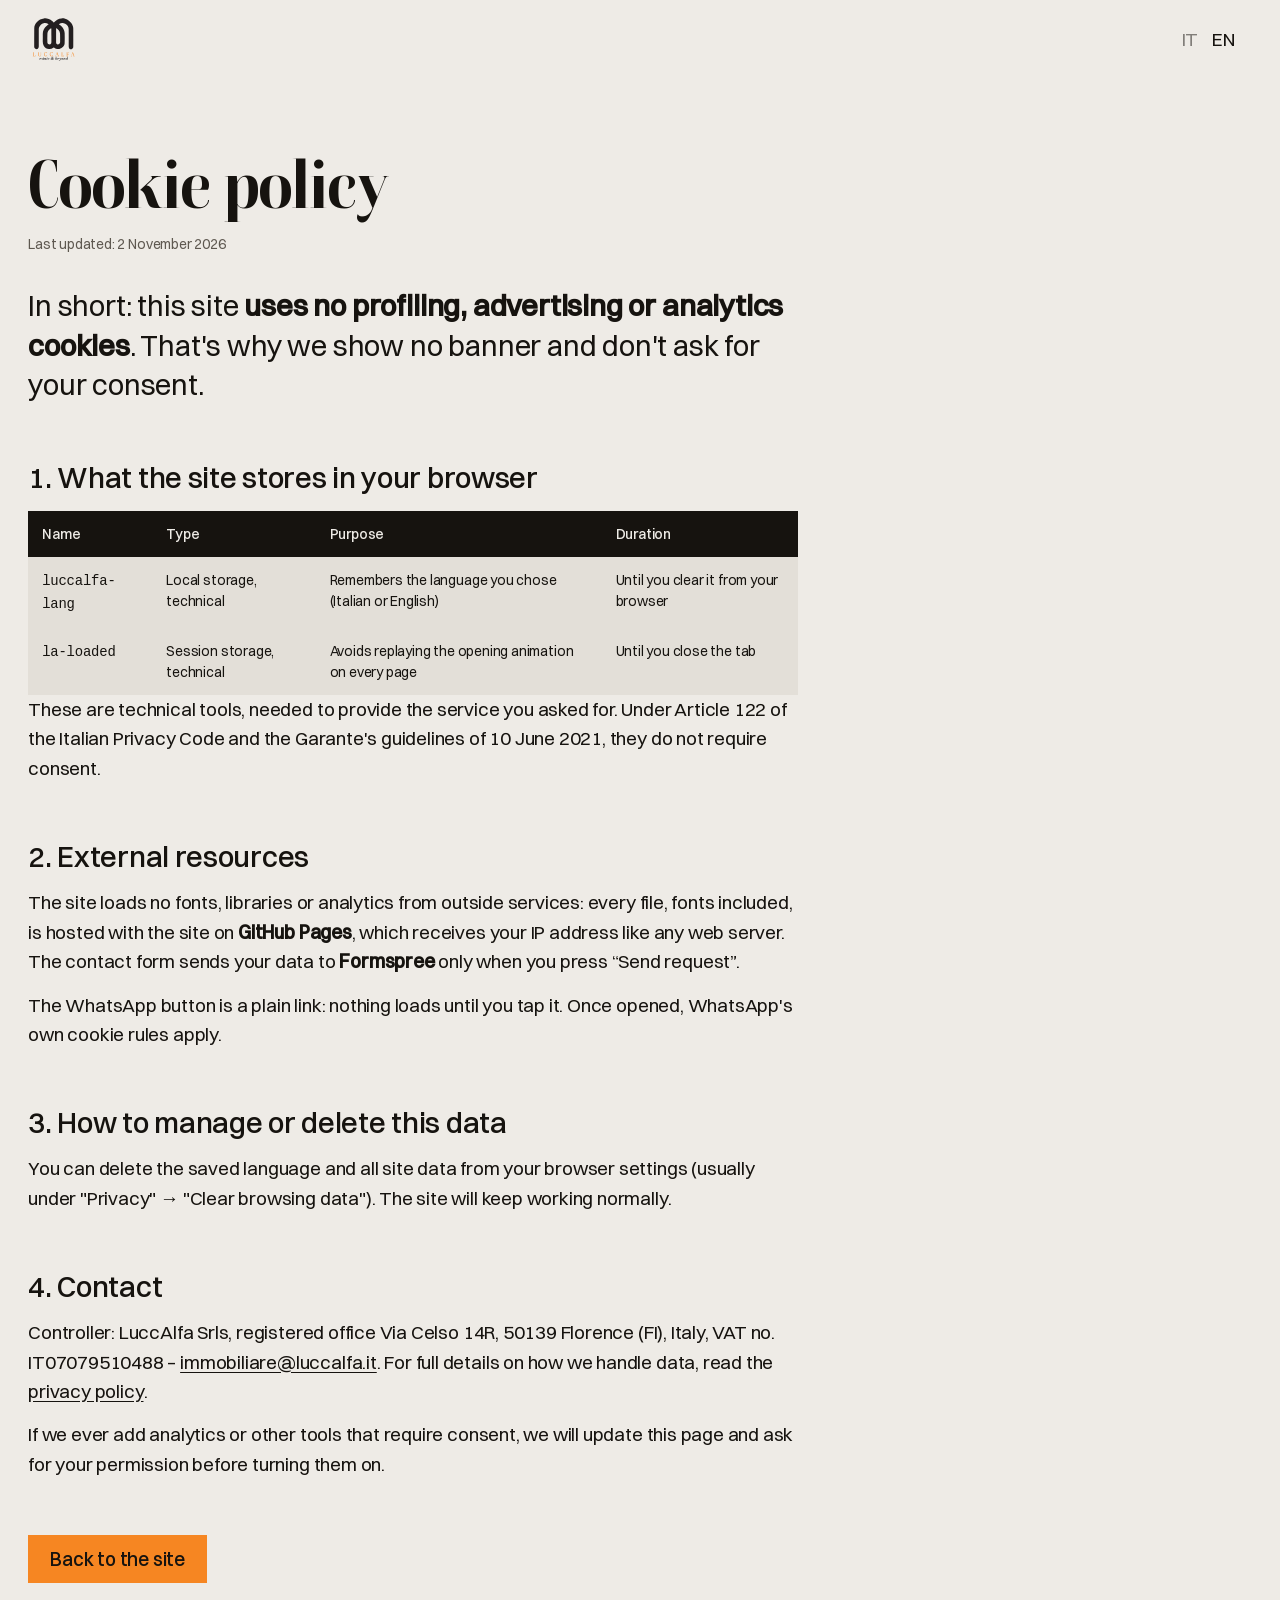
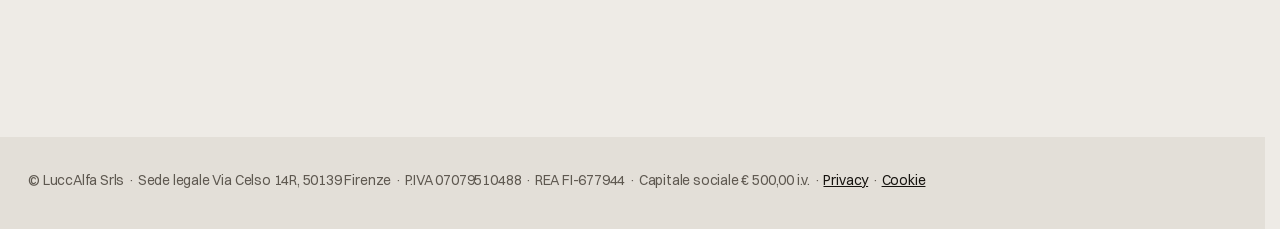
<file: cookie-policy.html>
<!doctype html>
<html lang="it">
<head>
  <meta charset="utf-8" />
  <meta name="viewport" content="width=device-width,initial-scale=1,viewport-fit=cover" />
  <title>Cookie policy – LuccAlfa Immobiliare</title>
  <meta name="description" content="Il sito immobiliare.luccalfa.it non usa cookie di profilazione né di statistica: ecco cosa salva il browser e perché." />
  <meta name="theme-color" content="#eeebe6" />
  <link rel="canonical" href="https://immobiliare.luccalfa.it/cookie-policy.html" />
  <link rel="icon" type="image/svg+xml" href="assets/logo.svg" />
  <link rel="preload" href="assets/fonts/boska-700.woff2" as="font" type="font/woff2" crossorigin />
  <link rel="preload" href="assets/fonts/switzer-400.woff2" as="font" type="font/woff2" crossorigin />
  <link rel="stylesheet" href="styles.css?v=30" />
  <script type="application/ld+json">
  {
    "@context": "https://schema.org",
    "@type": "WebPage",
    "@id": "https://immobiliare.luccalfa.it/cookie-policy.html#webpage",
    "url": "https://immobiliare.luccalfa.it/cookie-policy.html",
    "name": "Cookie policy – LuccAlfa Immobiliare",
    "inLanguage": "it",
    "dateModified": "2026-11-02",
    "isPartOf": { "@id": "https://immobiliare.luccalfa.it/#website" },
    "about": { "@id": "https://immobiliare.luccalfa.it/#agency" }
  }
  </script>
</head>
<body>
  <header class="simple-nav">
    <a href="./" aria-label="LuccAlfa Immobiliare – home"><img src="assets/logo.svg" alt="LuccAlfa" width="58" height="53" /></a>
    <div class="lang" role="group" aria-label="Lingua / Language">
      <button type="button" data-lang="it" aria-pressed="true" lang="it">IT</button>
      <button type="button" data-lang="en" aria-pressed="false" lang="en">EN</button>
    </div>
  </header>

  <main class="legal">
    <!-- ═══ ITALIANO ═══ -->
    <article data-l="it">
      <h1 class="legal__title">Cookie policy</h1>
      <p class="legal__meta">Ultimo aggiornamento: 2 novembre 2026</p>

      <p class="lead">In breve: questo sito <b>non usa cookie di profilazione, pubblicità o statistica</b>. Per questo non ti mostriamo nessun banner e non ti chiediamo il consenso.</p>

      <h2>1. Cosa salva il sito nel tuo browser</h2>
      <div class="legal__scroll"><table class="legal__table" aria-label="Dati salvati nel browser"><thead><tr><th>Nome</th><th>Tipo</th><th>A cosa serve</th><th>Durata</th></tr></thead><tbody><tr><td><code>luccalfa-lang</code></td><td>Archiviazione locale, tecnica</td><td>Ricorda la lingua che hai scelto (italiano o inglese)</td><td>Finché non la cancelli dal browser</td></tr><tr><td><code>la-loaded</code></td><td>Archiviazione di sessione, tecnica</td><td>Evita di rimostrarti l'animazione di apertura a ogni pagina</td><td>Fino alla chiusura della scheda</td></tr></tbody></table></div>
      <p>Sono strumenti tecnici, necessari per darti il servizio che hai chiesto. Secondo l'art. 122 del Codice privacy e le Linee guida del Garante del 10 giugno 2021, non richiedono consenso.</p>

      <h2>2. Risorse esterne</h2>
      <p>Il sito non scarica caratteri, librerie o statistiche da servizi esterni: tutti i file, compresi i font, sono ospitati insieme al sito su <b>GitHub Pages</b>, che riceve il tuo indirizzo IP come qualsiasi server web. Il modulo contatti invia i dati a <b>Formspree</b> solo quando premi «Invia richiesta».</p>
      <p>Il pulsante WhatsApp è un semplice link: non carica nulla finché non lo tocchi. Una volta aperto, valgono le regole sui cookie di WhatsApp.</p>

      <h2>3. Come gestire o cancellare questi dati</h2>
      <p>Puoi cancellare la lingua salvata e tutti i dati dei siti dalle impostazioni del tuo browser (di solito in "Privacy" → "Cancella dati di navigazione"). Il sito continuerà a funzionare normalmente.</p>

      <h2>4. Contatti</h2>
      <p>Titolare: LuccAlfa Srls, sede legale Via Celso 14R, 50139 Firenze (FI), P.IVA 07079510488 – <a href="mailto:immobiliare@luccalfa.it">immobiliare@luccalfa.it</a>. Per tutti i dettagli sul trattamento dei dati leggi l'<a href="privacy.html">informativa privacy</a>.</p>
      <p>Se in futuro aggiungeremo statistiche o altri strumenti che richiedono il consenso, aggiorneremo questa pagina e ti chiederemo il permesso prima di attivarli.</p>

      <a class="btn btn--accent legal__back" href="./">Torna al sito</a>
    </article>

    <!-- ═══ ENGLISH ═══ -->
    <article data-l="en" lang="en" hidden>
      <h1 class="legal__title">Cookie policy</h1>
      <p class="legal__meta">Last updated: 2 November 2026</p>

      <p class="lead">In short: this site <b>uses no profiling, advertising or analytics cookies</b>. That's why we show no banner and don't ask for your consent.</p>

      <h2>1. What the site stores in your browser</h2>
      <div class="legal__scroll"><table class="legal__table" aria-label="Data stored in the browser"><thead><tr><th>Name</th><th>Type</th><th>Purpose</th><th>Duration</th></tr></thead><tbody><tr><td><code>luccalfa-lang</code></td><td>Local storage, technical</td><td>Remembers the language you chose (Italian or English)</td><td>Until you clear it from your browser</td></tr><tr><td><code>la-loaded</code></td><td>Session storage, technical</td><td>Avoids replaying the opening animation on every page</td><td>Until you close the tab</td></tr></tbody></table></div>
      <p>These are technical tools, needed to provide the service you asked for. Under Article 122 of the Italian Privacy Code and the Garante's guidelines of 10 June 2021, they do not require consent.</p>

      <h2>2. External resources</h2>
      <p>The site loads no fonts, libraries or analytics from outside services: every file, fonts included, is hosted with the site on <b>GitHub Pages</b>, which receives your IP address like any web server. The contact form sends your data to <b>Formspree</b> only when you press “Send request”.</p>
      <p>The WhatsApp button is a plain link: nothing loads until you tap it. Once opened, WhatsApp's own cookie rules apply.</p>

      <h2>3. How to manage or delete this data</h2>
      <p>You can delete the saved language and all site data from your browser settings (usually under "Privacy" → "Clear browsing data"). The site will keep working normally.</p>

      <h2>4. Contact</h2>
      <p>Controller: LuccAlfa Srls, registered office Via Celso 14R, 50139 Florence (FI), Italy, VAT no. IT07079510488 – <a href="mailto:immobiliare@luccalfa.it">immobiliare@luccalfa.it</a>. For full details on how we handle data, read the <a href="privacy.html">privacy policy</a>.</p>
      <p>If we ever add analytics or other tools that require consent, we will update this page and ask for your permission before turning them on.</p>

      <a class="btn btn--accent legal__back" href="./">Back to the site</a>
    </article>
  </main>

  <footer class="legal-foot">© LuccAlfa Srls · Sede legale Via Celso 14R, 50139 Firenze · P.IVA 07079510488 · REA FI-677944 · Capitale sociale € 500,00 i.v. · <a href="privacy.html">Privacy</a> · <a href="cookie-policy.html">Cookie</a></footer>

  <script src="legal.js?v=19"></script>
</body>
</html>
</file>
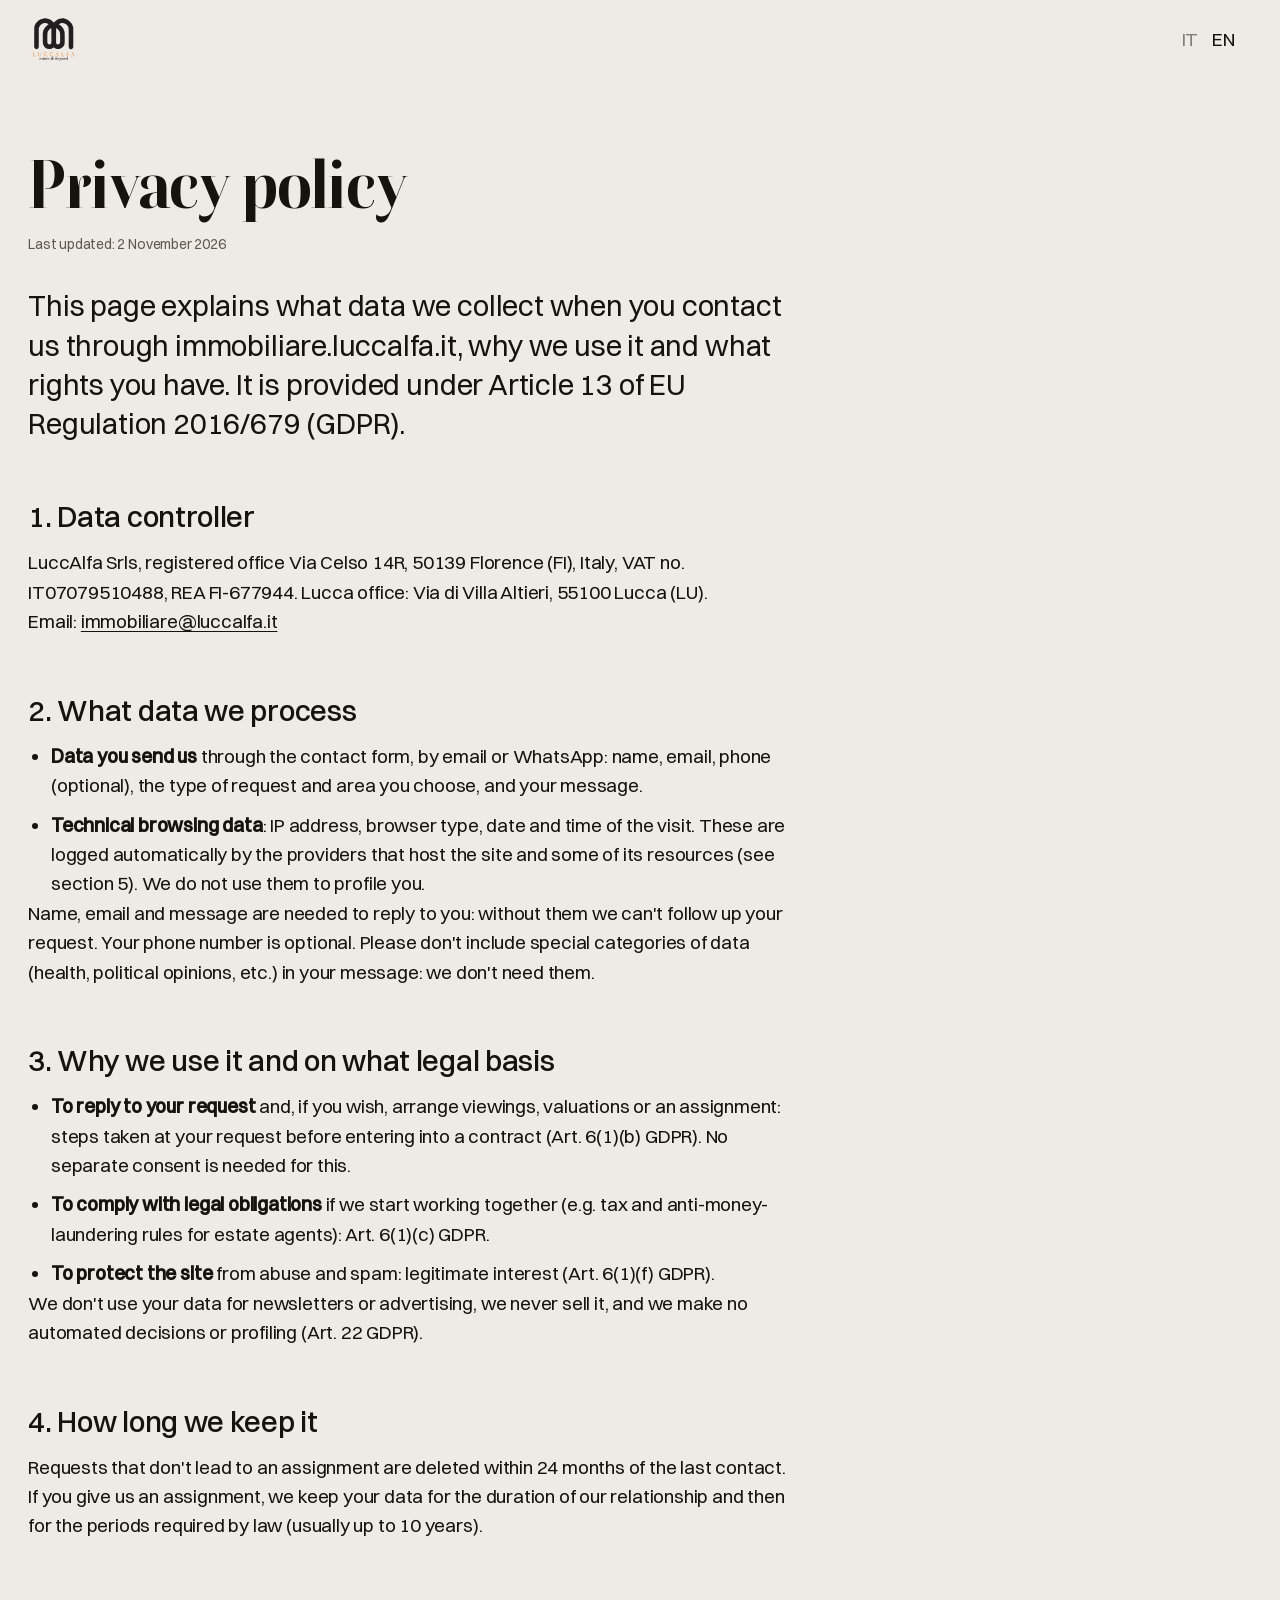
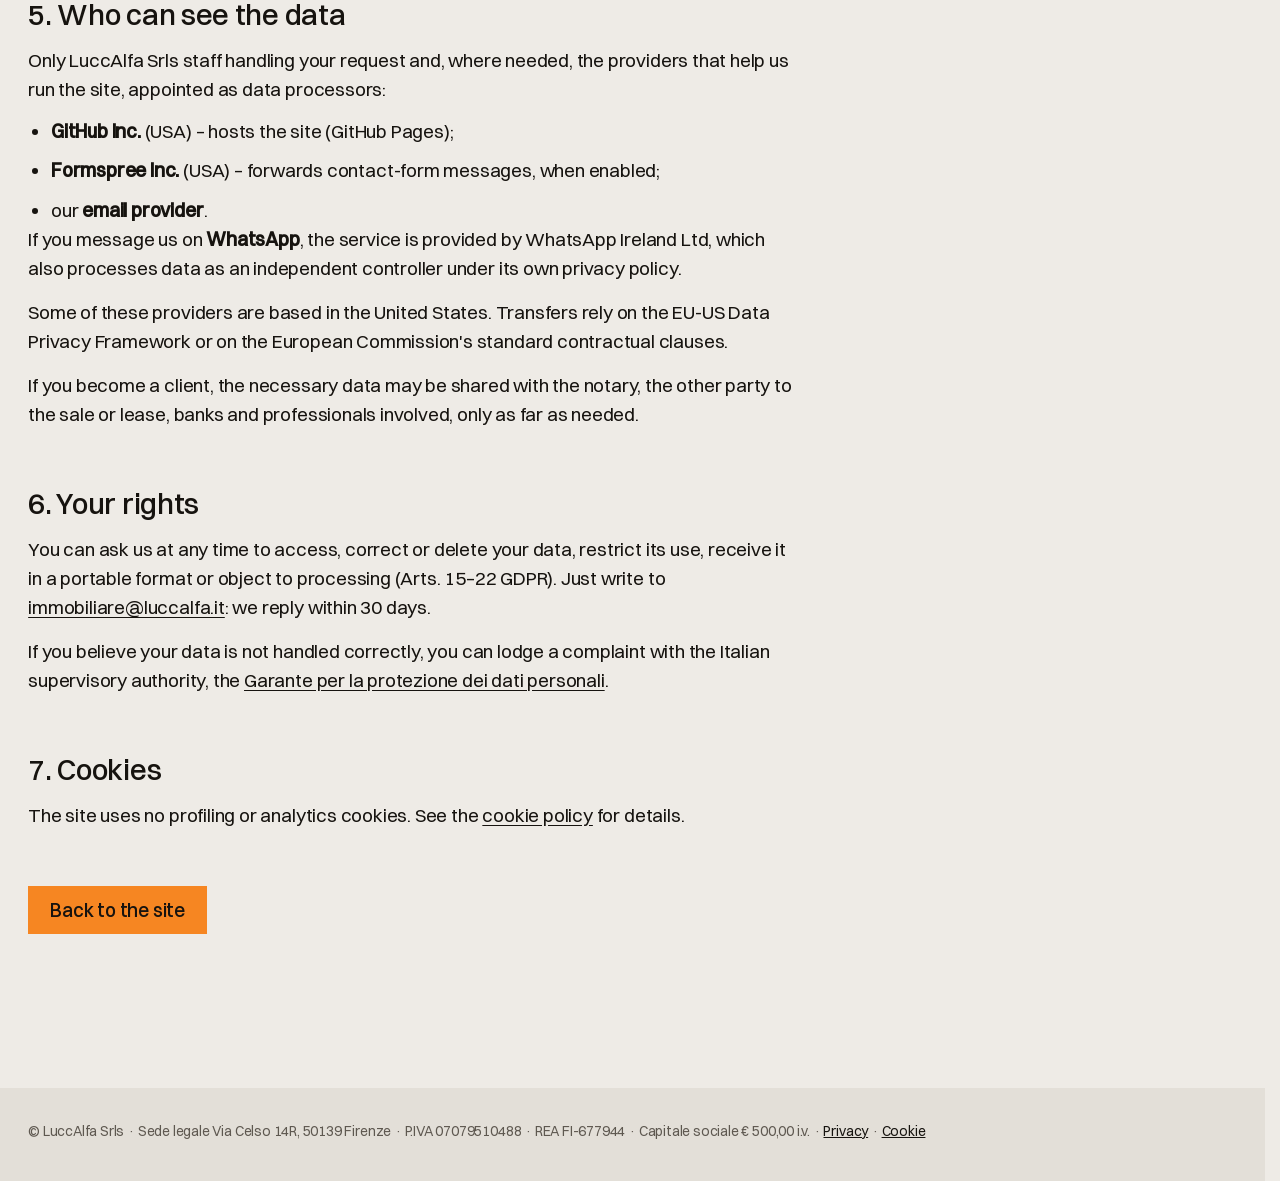
<file: privacy.html>
<!doctype html>
<html lang="it">
<head>
  <meta charset="utf-8" />
  <meta name="viewport" content="width=device-width,initial-scale=1,viewport-fit=cover" />
  <title>Informativa privacy – LuccAlfa Immobiliare</title>
  <meta name="description" content="Come LuccAlfa Immobiliare tratta i dati personali di chi la contatta tramite il sito immobiliare.luccalfa.it." />
  <meta name="theme-color" content="#eeebe6" />
  <link rel="canonical" href="https://immobiliare.luccalfa.it/privacy.html" />
  <link rel="icon" type="image/svg+xml" href="assets/logo.svg" />
  <link rel="preload" href="assets/fonts/boska-700.woff2" as="font" type="font/woff2" crossorigin />
  <link rel="preload" href="assets/fonts/switzer-400.woff2" as="font" type="font/woff2" crossorigin />
  <link rel="stylesheet" href="styles.css?v=30" />
  <script type="application/ld+json">
  {
    "@context": "https://schema.org",
    "@type": "WebPage",
    "@id": "https://immobiliare.luccalfa.it/privacy.html#webpage",
    "url": "https://immobiliare.luccalfa.it/privacy.html",
    "name": "Informativa privacy – LuccAlfa Immobiliare",
    "inLanguage": "it",
    "dateModified": "2026-11-02",
    "isPartOf": { "@id": "https://immobiliare.luccalfa.it/#website" },
    "about": { "@id": "https://immobiliare.luccalfa.it/#agency" }
  }
  </script>
</head>
<body>
  <header class="simple-nav">
    <a href="./" aria-label="LuccAlfa Immobiliare – home"><img src="assets/logo.svg" alt="LuccAlfa" width="58" height="53" /></a>
    <div class="lang" role="group" aria-label="Lingua / Language">
      <button type="button" data-lang="it" aria-pressed="true" lang="it">IT</button>
      <button type="button" data-lang="en" aria-pressed="false" lang="en">EN</button>
    </div>
  </header>

  <main class="legal">
    <!-- ═══ ITALIANO ═══ -->
    <article data-l="it">
      <h1 class="legal__title">Informativa privacy</h1>
      <p class="legal__meta">Ultimo aggiornamento: 2 novembre 2026</p>

      <p class="lead">Questa pagina spiega quali dati raccogliamo quando ci contatti dal sito immobiliare.luccalfa.it, perché li usiamo e quali diritti hai. È resa ai sensi dell'art. 13 del Regolamento UE 2016/679 (GDPR).</p>

      <h2>1. Titolare del trattamento</h2>
      <p>LuccAlfa Srls, sede legale Via Celso 14R, 50139 Firenze (FI), P.IVA 07079510488, REA FI-677944. Ufficio di Lucca: Via di Villa Altieri, 55100 Lucca (LU).<br>Email: <a href="mailto:immobiliare@luccalfa.it">immobiliare@luccalfa.it</a></p>

      <h2>2. Quali dati trattiamo</h2>
      <ul>
        <li><b>Dati che ci invii</b> con il modulo contatti, via email o WhatsApp: nome, email, telefono (facoltativo), il tipo di richiesta e la zona che scegli, il testo del messaggio.</li>
        <li><b>Dati tecnici di navigazione</b>: indirizzo IP, tipo di browser, data e ora della visita. Li registrano automaticamente i fornitori che ospitano il sito e alcune sue risorse (vedi punto 5). Noi non li usiamo per profilarti.</li>
      </ul>
      <p>Nome, email e messaggio sono necessari per risponderti: senza, non possiamo dare seguito alla richiesta. Il telefono è facoltativo. Ti chiediamo di non inserire nel messaggio dati particolari (salute, opinioni politiche, ecc.): non ci servono.</p>

      <h2>3. Perché li usiamo e su quale base</h2>
      <ul>
        <li><b>Rispondere alla tua richiesta</b> e, se lo vuoi, organizzare visite, valutazioni o un incarico: base giuridica è l'esecuzione di misure precontrattuali richieste da te (art. 6.1.b GDPR). Per questo non serve un consenso separato.</li>
        <li><b>Adempiere a obblighi di legge</b> se nasce un rapporto (es. normativa fiscale e antiriciclaggio per gli agenti immobiliari): art. 6.1.c GDPR.</li>
        <li><b>Proteggere il sito</b> da abusi e spam: legittimo interesse (art. 6.1.f GDPR).</li>
      </ul>
      <p>Non usiamo i tuoi dati per newsletter o pubblicità, non li vendiamo a nessuno e non prendiamo decisioni automatizzate né facciamo profilazione (art. 22 GDPR).</p>

      <h2>4. Per quanto tempo li conserviamo</h2>
      <p>Le richieste che non portano a un incarico vengono cancellate entro 24 mesi dall'ultimo contatto. Se ci affidi un incarico, conserviamo i dati per la durata del rapporto e poi per i tempi imposti dalla legge (in genere fino a 10 anni).</p>

      <h2>5. Chi può vedere i dati</h2>
      <p>Solo il personale di LuccAlfa Srls che segue la tua richiesta e, quando serve, i fornitori che ci aiutano a far funzionare il sito, nominati responsabili del trattamento:</p>
      <ul>
        <li><b>GitHub Inc.</b> (USA) – ospita il sito (GitHub Pages);</li>
        <li><b>Formspree Inc.</b> (USA) – inoltra i messaggi del modulo contatti, quando attivo;</li>
        <li>il nostro <b>servizio email</b>.</li>
      </ul>
      <p>Se ci scrivi su <b>WhatsApp</b>, il servizio è fornito da WhatsApp Ireland Ltd, che tratta i dati anche come titolare autonomo secondo la propria informativa.</p>
      <p>Alcuni di questi fornitori hanno sede negli Stati Uniti. Il trasferimento avviene sulla base dell'EU-US Data Privacy Framework o delle clausole contrattuali standard approvate dalla Commissione europea.</p>
      <p>Se diventi nostro cliente, i dati necessari possono essere comunicati a notaio, controparte della compravendita o locazione, banche e professionisti coinvolti, solo nella misura necessaria.</p>

      <h2>6. I tuoi diritti</h2>
      <p>Puoi chiederci in qualsiasi momento di accedere ai tuoi dati, correggerli, cancellarli, limitarne l'uso, riceverli in un formato leggibile o opporti al trattamento (artt. 15–22 GDPR). Basta scrivere a <a href="mailto:immobiliare@luccalfa.it">immobiliare@luccalfa.it</a>: rispondiamo entro 30 giorni.</p>
      <p>Se ritieni che il trattamento non sia corretto, puoi presentare reclamo al <a href="https://www.garanteprivacy.it/" target="_blank" rel="noopener noreferrer">Garante per la protezione dei dati personali</a>.</p>

      <h2>7. Cookie</h2>
      <p>Il sito non usa cookie di profilazione né di statistica. Trovi i dettagli nella <a href="cookie-policy.html">cookie policy</a>.</p>

      <a class="btn btn--accent legal__back" href="./">Torna al sito</a>
    </article>

    <!-- ═══ ENGLISH ═══ -->
    <article data-l="en" lang="en" hidden>
      <h1 class="legal__title">Privacy policy</h1>
      <p class="legal__meta">Last updated: 2 November 2026</p>

      <p class="lead">This page explains what data we collect when you contact us through immobiliare.luccalfa.it, why we use it and what rights you have. It is provided under Article 13 of EU Regulation 2016/679 (GDPR).</p>

      <h2>1. Data controller</h2>
      <p>LuccAlfa Srls, registered office Via Celso 14R, 50139 Florence (FI), Italy, VAT no. IT07079510488, REA FI-677944. Lucca office: Via di Villa Altieri, 55100 Lucca (LU).<br>Email: <a href="mailto:immobiliare@luccalfa.it">immobiliare@luccalfa.it</a></p>

      <h2>2. What data we process</h2>
      <ul>
        <li><b>Data you send us</b> through the contact form, by email or WhatsApp: name, email, phone (optional), the type of request and area you choose, and your message.</li>
        <li><b>Technical browsing data</b>: IP address, browser type, date and time of the visit. These are logged automatically by the providers that host the site and some of its resources (see section 5). We do not use them to profile you.</li>
      </ul>
      <p>Name, email and message are needed to reply to you: without them we can't follow up your request. Your phone number is optional. Please don't include special categories of data (health, political opinions, etc.) in your message: we don't need them.</p>

      <h2>3. Why we use it and on what legal basis</h2>
      <ul>
        <li><b>To reply to your request</b> and, if you wish, arrange viewings, valuations or an assignment: steps taken at your request before entering into a contract (Art. 6(1)(b) GDPR). No separate consent is needed for this.</li>
        <li><b>To comply with legal obligations</b> if we start working together (e.g. tax and anti-money-laundering rules for estate agents): Art. 6(1)(c) GDPR.</li>
        <li><b>To protect the site</b> from abuse and spam: legitimate interest (Art. 6(1)(f) GDPR).</li>
      </ul>
      <p>We don't use your data for newsletters or advertising, we never sell it, and we make no automated decisions or profiling (Art. 22 GDPR).</p>

      <h2>4. How long we keep it</h2>
      <p>Requests that don't lead to an assignment are deleted within 24 months of the last contact. If you give us an assignment, we keep your data for the duration of our relationship and then for the periods required by law (usually up to 10 years).</p>

      <h2>5. Who can see the data</h2>
      <p>Only LuccAlfa Srls staff handling your request and, where needed, the providers that help us run the site, appointed as data processors:</p>
      <ul>
        <li><b>GitHub Inc.</b> (USA) – hosts the site (GitHub Pages);</li>
        <li><b>Formspree Inc.</b> (USA) – forwards contact-form messages, when enabled;</li>
        <li>our <b>email provider</b>.</li>
      </ul>
      <p>If you message us on <b>WhatsApp</b>, the service is provided by WhatsApp Ireland Ltd, which also processes data as an independent controller under its own privacy policy.</p>
      <p>Some of these providers are based in the United States. Transfers rely on the EU-US Data Privacy Framework or on the European Commission's standard contractual clauses.</p>
      <p>If you become a client, the necessary data may be shared with the notary, the other party to the sale or lease, banks and professionals involved, only as far as needed.</p>

      <h2>6. Your rights</h2>
      <p>You can ask us at any time to access, correct or delete your data, restrict its use, receive it in a portable format or object to processing (Arts. 15–22 GDPR). Just write to <a href="mailto:immobiliare@luccalfa.it">immobiliare@luccalfa.it</a>: we reply within 30 days.</p>
      <p>If you believe your data is not handled correctly, you can lodge a complaint with the Italian supervisory authority, the <a href="https://www.garanteprivacy.it/" target="_blank" rel="noopener noreferrer">Garante per la protezione dei dati personali</a>.</p>

      <h2>7. Cookies</h2>
      <p>The site uses no profiling or analytics cookies. See the <a href="cookie-policy.html">cookie policy</a> for details.</p>

      <a class="btn btn--accent legal__back" href="./">Back to the site</a>
    </article>
  </main>

  <footer class="legal-foot">© LuccAlfa Srls · Sede legale Via Celso 14R, 50139 Firenze · P.IVA 07079510488 · REA FI-677944 · Capitale sociale € 500,00 i.v. · <a href="privacy.html">Privacy</a> · <a href="cookie-policy.html">Cookie</a></footer>

  <script src="legal.js?v=19"></script>
</body>
</html>
</file>
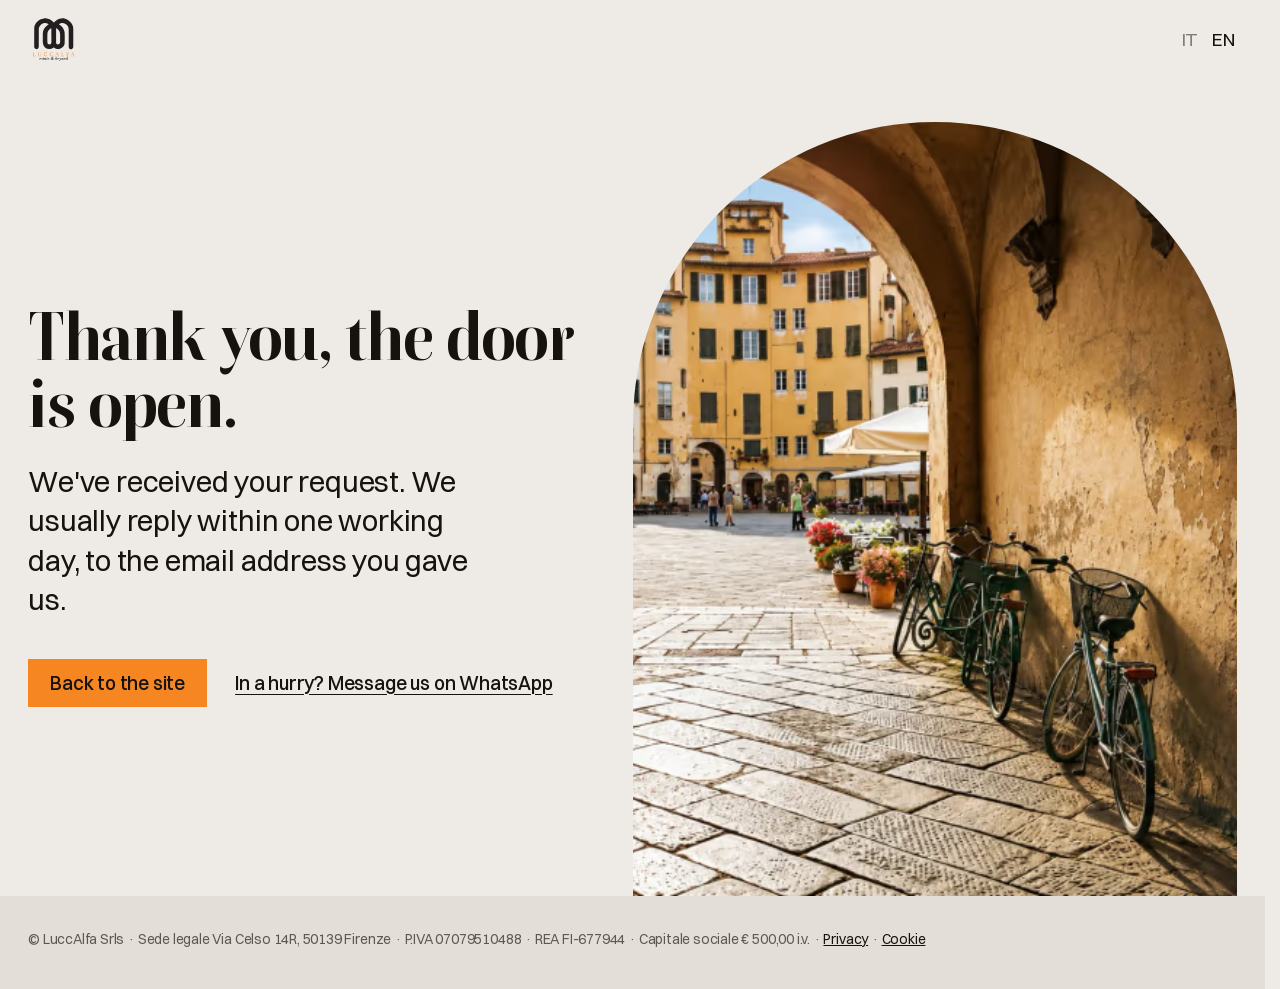
<file: thanks.html>
<!doctype html>
<html lang="it">
<head>
  <meta charset="utf-8" />
  <meta name="viewport" content="width=device-width,initial-scale=1,viewport-fit=cover" />
  <title>Grazie – LuccAlfa Immobiliare</title>
  <meta name="description" content="Abbiamo ricevuto la tua richiesta: LuccAlfa Immobiliare ti risponde di norma entro un giorno lavorativo." />
  <meta name="robots" content="noindex, follow" />
  <meta name="theme-color" content="#eeebe6" />
  <link rel="icon" type="image/svg+xml" href="assets/logo.svg" />
  <link rel="preload" href="assets/fonts/boska-700.woff2" as="font" type="font/woff2" crossorigin />
  <link rel="preload" href="assets/fonts/switzer-400.woff2" as="font" type="font/woff2" crossorigin />
  <link rel="stylesheet" href="styles.css?v=30" />
</head>
<body>
  <header class="simple-nav">
    <a href="./" aria-label="LuccAlfa Immobiliare – home"><img src="assets/logo.svg" alt="LuccAlfa" width="58" height="53" /></a>
    <div class="lang" role="group" aria-label="Lingua / Language">
      <button type="button" data-lang="it" aria-pressed="true" lang="it">IT</button>
      <button type="button" data-lang="en" aria-pressed="false" lang="en">EN</button>
    </div>
  </header>

  <main class="thanks">
    <div class="thanks__copy">
      <!-- ═══ ITALIANO ═══ -->
      <div data-l="it">
        <h1 class="thanks__title">Grazie, la porta<br>è aperta.</h1>
        <p>Abbiamo ricevuto la tua richiesta. Ti rispondiamo di norma entro un giorno lavorativo, all'email che ci hai lasciato.</p>
        <div class="thanks__actions">
          <a class="btn btn--accent" href="./">Torna al sito</a>
          <a class="link" href="https://wa.me/39000000000" target="_blank" rel="noopener noreferrer">Hai fretta? Scrivici su WhatsApp</a>
        </div>
      </div>
      <!-- ═══ ENGLISH ═══ -->
      <div data-l="en" lang="en" hidden>
        <h1 class="thanks__title">Thank you, the door<br>is open.</h1>
        <p>We've received your request. We usually reply within one working day, to the email address you gave us.</p>
        <div class="thanks__actions">
          <a class="btn btn--accent" href="./?lang=en">Back to the site</a>
          <a class="link" href="https://wa.me/39000000000" target="_blank" rel="noopener noreferrer">In a hurry? Message us on WhatsApp</a>
        </div>
      </div>
    </div>
    <figure class="thanks__pic">
      <picture><source type="image/avif" srcset="assets/img/loggia-anfiteatro-480.avif 480w, assets/img/loggia-anfiteatro-800.avif 800w, assets/img/loggia-anfiteatro-1280.avif 1280w, assets/img/loggia-anfiteatro-1537.avif 1537w" sizes="(min-width: 900px) 50vw, 100vw" /><img src="assets/img/loggia-anfiteatro-1280.webp" srcset="assets/img/loggia-anfiteatro-480.webp 480w, assets/img/loggia-anfiteatro-800.webp 800w, assets/img/loggia-anfiteatro-1280.webp 1280w, assets/img/loggia-anfiteatro-1537.webp 1537w" sizes="(min-width: 900px) 50vw, 100vw" width="1537" height="1023" alt="Piazza dell'Anfiteatro a Lucca vista da sotto un arco" decoding="async" /></picture>
    </figure>
  </main>

  <footer class="legal-foot">© LuccAlfa Srls · Sede legale Via Celso 14R, 50139 Firenze · P.IVA 07079510488 · REA FI-677944 · Capitale sociale € 500,00 i.v. · <a href="privacy.html">Privacy</a> · <a href="cookie-policy.html">Cookie</a></footer>

  <script src="legal.js?v=19"></script>
</body>
</html>
</file>
<file: styles.css>
/* LuccAlfa Immobiliare — styles.css
   Direzione: "il luogo è l'argomento". Fondo pietra, inchiostro, l'arancio del logo
   solo sulle azioni, il verde delle persiane lucchesi come campo pieno.
   Nessuna libreria: le animazioni sono CSS (+ un piccolo IntersectionObserver). */

@font-face { font-family: "Boska"; src: url("assets/fonts/boska-700.woff2") format("woff2"); font-weight: 700; font-style: normal; font-display: swap; }
@font-face { font-family: "Marker"; src: url("assets/fonts/permanent-marker.woff2") format("woff2"); font-weight: 400; font-style: normal; font-display: swap; }
@font-face { font-family: "Switzer"; src: url("assets/fonts/switzer-400.woff2") format("woff2"); font-weight: 400; font-style: normal; font-display: swap; }
@font-face { font-family: "Switzer"; src: url("assets/fonts/switzer-500.woff2") format("woff2"); font-weight: 500; font-style: normal; font-display: swap; }

:root {
  --bg: #eeebe6;        /* pietra serena chiara */
  --surface: #e3dfd8;   /* travertino */
  --ink: #16130f;
  --muted: #5e5850;
  --accent: #f68622;    /* arancio LuccAlfa: solo azioni */
  --accent-ink: #16130f;
  --accent-deep: #bd5815; /* arancio profondo: testo bianco leggibile (4.6:1) */
  --field: #2f4a3a;     /* verde persiana */
  --paper: #eeebe6;
  --sky: #cfdbe3;       /* il cielo dell'intro, dietro il logo */
  --white: #fbfaf7;     /* carta: il fondo di domande e contatti */
  --scrim: rgba(16, 19, 15, 0.42);

  --display: "Boska", "Times New Roman", serif;
  --text: "Switzer", "Helvetica Neue", Arial, sans-serif;

  --step-small: clamp(0.8125rem, 0.79rem + 0.1vw, 0.875rem);
  --step-body: clamp(1.0625rem, 1rem + 0.25vw, 1.1875rem);
  --step-lead: clamp(1.375rem, 1.1rem + 0.9vw, 1.875rem);
  --step-head: clamp(2.25rem, 1.3rem + 3.6vw, 4.5rem);
  --step-display: clamp(2.625rem, 0.4rem + 9.6vw, 10rem);

  --m: clamp(20px, 2.2vw, 32px);
  --gap: 20px;
  --sec: clamp(96px, 12vw, 200px);
  --nav-h: 72px;
  --ease: cubic-bezier(0.22, 1, 0.36, 1);
  --ease-io: cubic-bezier(0.7, 0, 0.2, 1);
}

/* ── base ── */
*, *::before, *::after { box-sizing: border-box; }
/* lo spazio della barra di scorrimento resta riservato: bloccando lo scorrimento (menu) la pagina non si allarga e non salta */
html { -webkit-text-size-adjust: 100%; text-size-adjust: 100%; scroll-behavior: smooth; overflow-x: clip; scroll-padding-top: var(--nav-h); scrollbar-gutter: stable; }
body {
  margin: 0; background: var(--bg); color: var(--ink);
  font: 400 var(--step-body)/1.55 var(--text); letter-spacing: -0.01em;
  -webkit-font-smoothing: antialiased; text-rendering: optimizeLegibility;
  -webkit-tap-highlight-color: transparent; overflow-x: clip;
}
img { display: block; max-width: 100%; height: auto; }
picture { display: block; }
a { color: inherit; }
button, input, textarea, select { font: inherit; color: inherit; letter-spacing: inherit; }
button { cursor: pointer; background: none; border: 0; padding: 0; }
h1, h2, h3 { margin: 0; font-family: var(--display); font-weight: 700; letter-spacing: -0.02em; line-height: 1; text-wrap: balance; }
p { margin: 0; }
ul, ol { margin: 0; padding: 0; list-style: none; }
figure { margin: 0; }
figcaption { font-size: var(--step-small); color: var(--muted); margin-top: 10px; }
::selection { background: var(--accent); color: var(--accent-ink); }
:focus-visible { outline: 2px solid var(--ink); outline-offset: 3px; }
.skip { position: absolute; left: var(--m); top: -60px; z-index: 100; background: var(--ink); color: var(--paper); padding: 10px 16px; text-decoration: none; }
.skip:focus { top: 12px; }
.hp { position: absolute; left: -9999px; width: 1px; height: 1px; opacity: 0; } /* taste-skill-ignore */

/* ── bottoni e link ── */
.btn {
  display: inline-flex; align-items: center; justify-content: center; gap: 10px;
  min-height: 48px; padding: 12px 22px; text-decoration: none; font-weight: 500; line-height: 1.2;
  transition: background-color .25s var(--ease), color .25s var(--ease), transform .15s var(--ease);
  user-select: none; -webkit-user-select: none;
}
.btn--accent { background: var(--accent); color: var(--accent-ink); }
.btn:active { transform: scale(0.97); }
.btn--block { width: 100%; min-height: 56px; font-size: 1.0625rem; }
.link { font-weight: 500; text-decoration: underline; text-decoration-thickness: 1px; text-underline-offset: 4px; transition: text-underline-offset .2s var(--ease); }
@media (hover: hover) {
  .btn--accent:hover { background: var(--ink); color: var(--paper); }
  .link:hover { text-underline-offset: 7px; }
}

/* ── comparsa al primo ingresso (solo con JS e movimento consentito) ── */
@media (prefers-reduced-motion: no-preference) {
  .js [data-reveal] { opacity: 0; transform: translateY(24px); transition: opacity .8s var(--ease), transform .8s var(--ease); transition-delay: calc(var(--i, 0) * 80ms); }
  .js [data-reveal].is-in { opacity: 1; transform: none; }
}

/* ═════ NAV ═════ */
.nav {
  position: fixed; inset: 0 0 auto; z-index: 50; height: var(--nav-h);
  display: flex; align-items: center; justify-content: space-between; gap: 24px; padding: 0 var(--m);
  transition: background-color .5s var(--ease), transform .8s cubic-bezier(0.16, 1, 0.3, 1);
}
.nav.is-solid { background: var(--bg); }
.nav.is-away { transform: translateY(-100%); }
.nav__logo { display: flex; align-items: center; min-height: 44px; text-decoration: none; transition: color .5s var(--ease); }
.nav__word { font-family: var(--display); font-weight: 700; font-size: 1.75rem; letter-spacing: -0.03em; line-height: 1; }
.nav__right { display: flex; align-items: center; gap: 20px; }
.lang { display: flex; gap: 10px; }
.lang button { min-height: 44px; padding: 0 2px; display: grid; place-items: center; opacity: .5; transition: opacity .3s, transform .3s var(--ease); }
.lang button svg { width: 24px; height: 16px; border-radius: 3px; box-shadow: 0 0 0 1.5px rgba(22,19,15,.18); } /* taste-skill-ignore */
.lang button[aria-pressed="true"] { opacity: 1; }
@media (hover: hover) { .lang button:hover { opacity: 1; transform: translateY(-2px); } }
/* invito nella barra: testo inchiostro; al passaggio sale e lascia il posto alla sua copia arancio, come le voci del menu */
.nav__cta { display: inline-flex; align-items: center; min-height: 44px; color: inherit; text-decoration: none; font-weight: 500; }
/* la finestra è alta esattamente una riga: la copia arancio sta sotto, fuori vista, finché non sale */
.nav__cta-line { display: block; height: 1.3em; line-height: 1.3; overflow: hidden; }
.nav__cta-line > span { display: block; text-shadow: 0 1.3em 0 var(--accent); transition: transform .6s cubic-bezier(0.16, 1, 0.3, 1); } /* taste-skill-ignore: la copia della parola, non un'ombra */
@media (hover: hover) { .nav__cta:hover .nav__cta-line > span { transform: translateY(-100%); } }
.nav__cta:focus-visible .nav__cta-line > span { transform: translateY(-100%); }

/* icona menu (come su RIO): tre linee lunghe 1, ¾ e ½; al passaggio si allineano, aperta diventa una X */
.burger { position: relative; width: 48px; height: 48px; display: grid; place-items: center; font-size: 16px; }
.burger i { position: absolute; left: 8px; width: 32px; height: 2px; background: currentColor; top: 23px;
  transition: transform .32s cubic-bezier(0.65, 0, 0.35, 1), opacity .18s ease-out; }
.burger i:nth-child(1) { transform: translateY(-.45em) scaleX(1); }
.burger i:nth-child(2) { transform: scaleX(.75); }
.burger i:nth-child(3) { transform: translateY(.45em) scaleX(.5); }
@media (hover: hover) {
  .burger:hover i:nth-child(2) { transform: scaleX(1); }
  .burger:hover i:nth-child(3) { transform: translateY(.45em) scaleX(1); }
}
/* aperta: le linee esterne ruotano nella X, quella centrale si stringe verso il centro e svanisce insieme */
html.menu-open .burger i:nth-child(1) { transform: rotate(45deg); }
html.menu-open .burger i:nth-child(2) { transform: scaleX(0); opacity: 0; }
html.menu-open .burger i:nth-child(3) { transform: rotate(-45deg); }
@media (hover: hover) {
  html.menu-open .burger:hover i:nth-child(1) { transform: rotate(45deg) scaleX(.72); }
  html.menu-open .burger:hover i:nth-child(3) { transform: rotate(-45deg) scaleX(.72); }
}
html.menu-open .nav { background: transparent; transform: none; color: var(--paper); transition: color .3s .15s, transform .3s; }
html.menu-open .nav .lang button svg { box-shadow: 0 0 0 1.5px rgba(238,235,230,.5); } /* taste-skill-ignore */
html.menu-open { overflow: hidden; }

/* il menu: una tendina verde persiana che scende dall'alto (solo traslazione, fluida), voci grandi in basso a sinistra */
.menu { position: fixed; inset: 0; z-index: 49; background: var(--field); color: var(--paper);
  display: flex; flex-direction: column; justify-content: flex-end; gap: 6svh; padding: calc(var(--nav-h) + 4svh) var(--m) 5svh;
  transform: translateY(-101%); visibility: hidden; will-change: transform;
  transition: transform .7s cubic-bezier(0.7, 0, 0.25, 1), visibility 0s .7s; }
html.menu-open .menu { transform: none; visibility: visible; transition: transform .95s cubic-bezier(0.65, 0, 0.15, 1), visibility 0s; }
/* la scritta a mano è lo sfondo della tendina, non un'altra voce: grandissima, debordante, tenue, dietro a tutto.
   Ogni tratto è un percorso a sé: la penna li scrive uno dopo l'altro, a velocità costante, staccandosi dove si stacca una mano */
.menu { overflow: hidden; }
.menu__script { position: absolute; inset: 0; z-index: 0; pointer-events: none; }
.menu__hand { position: absolute; display: block; height: auto; overflow: visible; }
.menu__hand--name { width: 112vw; left: -7vw; top: 50%; transform: translateY(-62%) rotate(-7deg); }
.menu__hand--motto { width: 60vw; right: -3vw; bottom: 4svh; transform: rotate(-7deg); }
.menu__ink { fill: rgba(238,235,230,.11); }
.menu__pen path { stroke-dasharray: 1 2; stroke-dashoffset: 1; } /* vuoto più lungo del tratto: nessun puntino prima della penna */
.menu__seal { opacity: 0; }
html.menu-open .menu__pen path { animation: pen var(--t) cubic-bezier(0.42, 0, 0.58, 1) var(--d) both; }
html.menu-open .menu__seal { animation: seal .5s ease-out var(--d) both; }
@keyframes pen { from { stroke-dashoffset: 1; } to { stroke-dashoffset: 0; } }
@keyframes seal { to { opacity: 1; } }
.menu nav, .menu__foot { position: relative; z-index: 1; }
html.menu-open .nav__logo { opacity: 0; visibility: hidden; transition: opacity .2s, visibility 0s .2s; }
.menu__links li { overflow: clip; }
.menu__links a { display: flex; align-items: center; gap: .1em; width: max-content; padding: .1em 0; color: var(--paper); text-decoration: none;
  font-family: var(--text); font-weight: 500; text-transform: uppercase; letter-spacing: -0.015em; line-height: 1;
  font-size: clamp(2.5rem, .6rem + 4.2vw, 4.75rem);
  transform: translateY(100%) rotate(5deg); transform-origin: 0 0; transition: transform .4s cubic-bezier(0.7, 0, 0.84, 0); }
html.menu-open .menu__links a { transform: none; transition: transform .9s cubic-bezier(0.22, 1, 0.36, 1); }
html.menu-open .menu__links li:nth-child(1) a { transition-delay: .4s; } html.menu-open .menu__links li:nth-child(2) a { transition-delay: .45s; }
html.menu-open .menu__links li:nth-child(3) a { transition-delay: .5s; } html.menu-open .menu__links li:nth-child(4) a { transition-delay: .55s; }
html.menu-open .menu__links li:nth-child(5) a { transition-delay: .6s; }
/* al passaggio la parola sale e lascia il posto alla sua copia arancio; arriva la freccia; le altre voci si spengono */
.menu__text { display: block; text-shadow: 0 1.15em 0 var(--accent); transition: transform .75s cubic-bezier(0.16, 1, 0.3, 1); } /* taste-skill-ignore: la copia della parola, non un'ombra */
.menu__arrow { flex: none; width: .82em; height: .82em; overflow: hidden; }
.menu__arrow path { fill: none; stroke: var(--accent); stroke-width: 1.4; transform: translateX(-100%) rotate(45deg); transform-origin: 12px 12px; transform-box: view-box; transition: transform .75s cubic-bezier(0.16, 1, 0.3, 1); }
.menu__links li { transition: opacity .75s cubic-bezier(0.16, 1, 0.3, 1); }
@media (hover: hover) and (min-width: 768px) {
  .menu__links:has(li:hover) li { opacity: .15; }
  .menu__links:has(li:hover) li:hover { opacity: 1; }
  .menu__links a:hover .menu__text { transform: translateY(-115%); }
  .menu__links a:hover .menu__arrow path { transform: translateX(0) rotate(45deg); }
}
.menu__links a:focus-visible { outline-color: var(--paper); }
.menu__links a:focus-visible .menu__text { transform: translateY(-115%); }
.menu__links a:focus-visible .menu__arrow path { transform: translateX(0) rotate(45deg); }
.menu__foot { display: flex; flex-wrap: wrap; gap: 8px 28px; color: rgba(238,235,230,.75); opacity: 0; transition: opacity .3s; }
html.menu-open .menu__foot { opacity: 1; transition: opacity .5s .75s; }
.menu__foot a { color: var(--paper); font-weight: 500; text-decoration: none; }

/* ═════ INTRO: i tetti di Lucca si ritirano dentro il simbolo, poi la nebbia diventa la pagina ═════
   Statica (senza animazioni legate allo scorrimento o con movimento ridotto): una sola foto con il titolo.
   Animata (come su FIND): il titolo si dissolve, la nebbia sale dal basso, la foto si chiude dentro il
   simbolo LuccAlfa con il nome sotto, poi la nebbia copre tutto ed è già lo sfondo della sezione dopo. */
.intro { position: relative; z-index: 0; }
.intro__stage { position: relative; display: grid; }
.intro__photo { grid-area: 1 / 1; position: relative; height: 100vh; height: 100svh; min-height: 560px; overflow: hidden; background: var(--surface); } /* taste-skill-ignore */
.hero__pic { position: absolute; inset: 0; }
.hero__pic img { position: absolute; left: 0; top: 0; width: 100%; height: 100%; object-fit: cover; object-position: 50% 70%; }
.hero__copy { grid-area: 1 / 1; position: relative; z-index: 5; align-self: start; padding: calc(var(--nav-h) + 3vh) var(--m) 0; text-align: center; }
.hero__title { font-size: var(--step-display); line-height: 0.9; letter-spacing: -0.03em; }
.hero__sub { margin: 32px auto 0; max-width: 40ch; font-size: var(--step-body); font-weight: 500; }
.hero__cta { display: none; }
.intro__mark, .intro__name, .intro__mist, .intro__sky, .sky__front { display: none; }

@media (prefers-reduced-motion: no-preference) {
}
@keyframes shutter { from { clip-path: inset(22% 30% 0 30% round 20vw 20vw 0 0); } to { clip-path: inset(0 0 0 0 round 0 0 0 0); } }
@keyframes rise { from { opacity: 0; transform: translateY(24px); } to { opacity: 1; transform: none; } }

@supports (animation-timeline: view()) {
  @media (prefers-reduced-motion: no-preference) {
    .intro { height: 450vh; view-timeline-name: --intro; }
    .intro__stage { position: sticky; top: 0; height: 100vh; height: 100svh; display: block; overflow: hidden; background: var(--sky); } /* taste-skill-ignore */
    .intro__stage > * { animation-timeline: --intro; animation-range: contain 0% contain 100%; animation-fill-mode: both; animation-timing-function: linear; }

    /* 1 · la foto piena: un lento avvicinamento, poi si spegne mentre il simbolo la prende */
    .intro__photo { position: absolute; inset: 0; z-index: 1; height: auto; min-height: 0; animation-name: photo-out; }
    /* si parte dal cielo (la parte alta della foto) e si scende sui tetti, come prima */
    .hero__pic img, .intro__mark img { height: 150%; object-position: 50% 0; transform-origin: 50% 100%; animation: sky-pan linear both; animation-timeline: --intro; animation-range: contain 0% contain 100%; }
    /* 2 · la stessa foto vista attraverso il simbolo: la maschera si stringe da enorme a logo */
    .intro__mark { display: block; position: absolute; inset: 0; z-index: 2; animation-name: mark-in;
      -webkit-mask: url("assets/simbolo.svg") center / 360vmax auto no-repeat; mask: url("assets/simbolo.svg") center / 360vmax auto no-repeat; }
    .intro__mark picture { position: absolute; inset: 0; }
    .intro__mark img { position: absolute; left: 0; top: 0; width: 100%; object-fit: cover; }
    .intro__mark img { filter: saturate(1.2) contrast(1.12); }
    .intro__name { display: block; position: absolute; z-index: 3; left: 0; right: 0; top: calc(50% + min(19vmin, 150px)); text-align: center;
      font-family: var(--display); font-weight: 700; font-size: clamp(2rem, 1rem + 3vw, 3.75rem); letter-spacing: -0.03em; line-height: 1; animation-name: name-in; }
    .intro__name span { display: block; margin-top: 10px; font-family: var(--text); font-weight: 500; font-size: var(--step-body); letter-spacing: 0; color: var(--muted); }
    /* 3 · il titolo si dissolve salendo */
    .hero__copy { position: absolute; inset: 0 0 auto; }
    .hero__title { animation: hero-out linear both; animation-timeline: --intro; animation-range: contain 4% contain 17%; }
    .hero__sub { animation: hero-out linear both; animation-timeline: --intro; animation-range: contain 3% contain 13%; }
    .hero__cta { z-index: 6; animation: hero-out linear both; animation-timeline: --intro; animation-range: contain 3% contain 10%; }
    /* 4 · il cielo dietro il logo: quando la foto si spegne si è in quota, le nuvole scendono perché si sale */
    .intro__sky { display: block; position: absolute; inset: 0; z-index: 0; pointer-events: none; }
    .sky__cloud, .sky__front { filter: brightness(1.1) saturate(.9); }
    .sky__cloud { position: absolute; max-width: none; height: auto; }
    .sky__cloud--1 { width: max(44vw, 60vmin); left: 2vw; top: 4vh; animation: cloud-1 linear both; animation-timeline: --intro; animation-range: contain 0% contain 100%; }
    .sky__cloud--2 { width: max(58vw, 80vmin); right: -12vw; top: 58vh; animation: cloud-2 linear both; animation-timeline: --intro; animation-range: contain 0% contain 100%; }
    /* un banco di cumuli ci viene incontro e ci si entra dentro */
    .sky__front { display: block; position: absolute; z-index: 4; left: -15vw; bottom: -6vh; width: 130vw; max-width: none; height: auto; pointer-events: none; transform-origin: 50% 100%; animation-name: front-cloud; }
    /* 5 · la nebbia chiude: sale sopra tutto e diventa il fondo della sezione dopo */
    .intro__mist { display: block; position: absolute; inset: 0; z-index: 5; pointer-events: none; }
    .intro__mist img { position: absolute; left: -20vw; bottom: 0; width: 140vw; max-width: none; height: auto; min-height: 60vh; object-fit: cover; object-position: 50% 100%; }
    .intro__mist::after { content: ""; position: absolute; left: 0; right: 0; top: 100%; height: 120vh; background: var(--bg); }
    .intro__mist { animation-name: mist-up; }
    .intro__mist-b { animation: mist-b linear both; animation-timeline: --intro; animation-range: contain 0% contain 100%; }
    .intro__mist-a { animation: mist-a linear both; animation-timeline: --intro; animation-range: contain 0% contain 100%; }
  }
}
@keyframes sky-pan { 0%, 2% { transform: translateY(0) scale(1.06); } 30% { transform: translateY(-33.4%) scale(1.24); } 100% { transform: translateY(-33.4%) scale(1.4); } }
@keyframes photo-out { 0%, 33% { opacity: 1; } 47%, 100% { opacity: 0; } }
@keyframes mark-in {
  0%, 30% { opacity: 0; -webkit-mask-size: 360vmax auto; mask-size: 360vmax auto; }
  38% { opacity: 1; }
  61%, 100% { opacity: 1; -webkit-mask-size: min(40vmin, 340px) auto; mask-size: min(40vmin, 340px) auto; }
}
@keyframes name-in { 0%, 60% { opacity: 0; transform: translateY(24px); } 68%, 100% { opacity: 1; transform: none; } }
@keyframes hero-out { to { opacity: 0; transform: translateY(-10vh); filter: blur(10px); } }
/* la nebbia: assente sulla foto iniziale; affiora mentre nasce il logo, poi sale e diventa il fondo della sezione dopo */
@keyframes mist-up { 0%, 82% { transform: translateY(100%); } 100% { transform: translateY(-112%); } }
@keyframes cloud-1 { 0%, 30% { transform: translateY(-14vh) scale(.94); } 100% { transform: translateY(58vh) scale(1.16); } }
@keyframes cloud-2 { 0%, 30% { transform: translateY(-4vh); } 100% { transform: translateY(80vh) scale(1.2); } }
@keyframes front-cloud { 0%, 72% { opacity: 0; transform: translateY(80%) scale(1); } 76% { opacity: 1; transform: translateY(58%) scale(1.05); } 90% { opacity: 1; transform: translateY(8%) scale(1.6); } 100% { opacity: 1; transform: translateY(-28%) scale(2.3); } }
@keyframes mist-b { from { transform: translateX(-4vw); } to { transform: translateX(6vw); } }
@keyframes mist-a { from { transform: translate(5vw, 6%); } to { transform: translate(-7vw, 0); } }
@keyframes sheet { from { border-radius: 28px 28px 0 0; } to { border-radius: 0; } }

/* ═════ CHI SIAMO: testo a sinistra, l'arco sulla Torre Guinigi a destra, il Fosso appoggiato sopra ═════ */
.about { position: relative; z-index: 1; background: var(--bg); padding: var(--sec) var(--m); }
.about__stage { display: grid; gap: 48px; }
.about__body { display: grid; gap: 24px; align-content: center; }
.about__title { font-size: var(--step-head); margin-bottom: 8px; }
.about__lead { font-family: var(--display); font-weight: 700; font-size: var(--step-lead); line-height: 1.3; letter-spacing: -0.01em; max-width: 26ch; }
.about__text { max-width: 46ch; }
.about__link { justify-self: start; margin-top: 8px; }
.about__frame { overflow: hidden; }
.about__big { position: relative; }
.about__big .about__frame { border-radius: 50vw 50vw 0 0; }
.about__big img { width: 100%; aspect-ratio: 4 / 5; object-fit: cover; }
.about__small { width: 62%; margin-top: -22%; position: relative; z-index: 2; border: 10px solid var(--bg); }
.about__small img { width: 100%; aspect-ratio: 3 / 2; object-fit: cover; }
@media (min-width: 900px) {
  .about__stage { grid-template-columns: repeat(12, 1fr); column-gap: var(--gap); align-items: center; }
  .about__body { grid-column: 1 / 6; }
  .about__big { grid-column: 7 / 13; grid-row: 1; }
  .about__big img { aspect-ratio: 5 / 6; max-height: 82svh; }
  .about__small { grid-column: 6 / 10; grid-row: 1; align-self: end; width: auto; margin: 0 0 -6svh; }
}

@supports (animation-timeline: view()) {
  @media (prefers-reduced-motion: no-preference) {
    /* l'arco si apre mentre la sezione entra; le foto si assestano con una scala leggera, uguale per tutte e due */
    .about__big .about__frame { animation: arch-open linear both; animation-timeline: view(); animation-range: entry 10% cover 50%; }
    .about__big img, .about__small img { animation: settle-in linear both; animation-timeline: view(); animation-range: entry 0% cover 55%; }
    .about__small { animation: slide-in linear both; animation-timeline: view(); animation-range: entry 0% cover 45%; }
  }
}
@keyframes pic-open { from { clip-path: inset(18% 0 0 0); } to { clip-path: inset(0 0 0 0); } }
@keyframes arch-open { from { clip-path: inset(30% 22% 0 22% round 40vw 40vw 0 0); } to { clip-path: inset(0 0 0 0 round 50vw 50vw 0 0); } }
@keyframes arch-open-big { from { clip-path: inset(42% 24% 0 24% round 20vw 20vw 0 0); } to { clip-path: inset(0 0 0 0 round 20vw 20vw 0 0); } }
@keyframes settle-in { from { transform: scale(1.14); } to { transform: none; } }
@keyframes slide-in { from { transform: translateY(18vh); } to { transform: none; } }
@keyframes slide-in-big { from { transform: translateY(70svh) rotate(-3deg); } to { transform: none; } }
@keyframes rise-in { from { opacity: 0; transform: translateY(8vh); } to { opacity: 1; transform: none; } }

/* parole che salgono (titoli) e testo che si accende (stile FIND) */
.w { display: inline-block; overflow: clip; vertical-align: top; padding-bottom: 0.08em; margin-bottom: -0.08em; }
.w > span { display: inline-block; }
@media (prefers-reduced-motion: no-preference) {
  .js [data-words].is-split .w > span { transform: translateY(105%); transition: transform 1s var(--ease); transition-delay: calc(var(--wi, 0) * 60ms); }
  .js [data-words].is-in .w > span { transform: none; }
}
@supports (animation-timeline: view()) {
  @media (prefers-reduced-motion: no-preference) {
    [data-scrub].is-split { view-timeline-name: --scrub; }
    [data-scrub].is-split .sw { opacity: 0.18; animation: lit linear both; animation-timeline: --scrub;
      animation-range: cover calc(22% + var(--f) * 34%) cover calc(26% + var(--f) * 34%); }
  }
}
@keyframes lit { to { opacity: 1; } }

/* ═════ IMMOBILI: elenco a sinistra, foto che cambia a tendina ═════ */
.lots { display: grid; grid-template-columns: repeat(12, 1fr); column-gap: var(--gap); padding: var(--sec) var(--m); align-items: start; }
.lots__col { grid-column: 1 / 6; padding-top: 4vh; }
.lots__media { grid-column: 7 / 13; position: sticky; top: calc(var(--nav-h) + 4vh); display: grid; }
/* le foto sono polaroid impilate un po' alla rinfusa; quella scelta sale in cima */
.lots__media { padding: 4% 10% 8% 4%; }
.lots__fig { grid-area: 1 / 1; z-index: 1; background: #fbfaf6; padding: 3.4% 3.4% 0;
  box-shadow: 0 22px 40px -22px rgba(16,19,15,.55), 0 2px 6px rgba(16,19,15,.12); /* taste-skill-ignore */
  transform: translate(var(--dx, 0), var(--dy, 0)) rotate(var(--r, 0deg)) scale(.96); transition: transform 1s cubic-bezier(0.22, 1, 0.36, 1) .12s; }
.lots__fig:nth-child(1) { --r: -5deg; --dx: -4%; --dy: 2%; }
.lots__fig:nth-child(2) { --r: 4deg; --dx: 5%; --dy: -2%; }
.lots__fig:nth-child(3) { --r: -2deg; --dx: -1%; --dy: 5%; }
.lots__fig:nth-child(4) { --r: 6deg; --dx: 6%; --dy: 3%; }
.lots__fig:nth-child(5) { --r: -7deg; --dx: -6%; --dy: -3%; }
.lots__fig:nth-child(6) { --r: 2deg; --dx: 2%; --dy: 6%; }
.lots__fig.is-on { z-index: 20; transform: rotate(-1.5deg); }
.lots__fig.was-on { z-index: 21; animation: toss 1.25s linear both; }
.lots__fig img { width: 100%; aspect-ratio: 1 / 1; max-height: none; object-fit: cover; }
.lots__fig figcaption { margin: 0; padding: 4% 4% 6%; background: none; text-align: center; font-family: "Marker", var(--text); font-size: clamp(1.05rem, .7rem + .9vw, 1.6rem); line-height: 1.2; color: #2a241d; transform: rotate(-1.2deg); }
/* la foto di sopra scivola di lato e svanisce; quando è invisibile passa in fondo al mazzo e lì riappare */
@keyframes toss {
  0% { z-index: 21; opacity: 1; transform: rotate(-1.5deg); animation-timing-function: cubic-bezier(0.45, 0, 0.2, 1); }
  30% { opacity: 1; }
  48% { z-index: 21; opacity: 0; transform: translate(56%, -9%) rotate(15deg) scale(.97); animation-timing-function: step-end; }
  49% { z-index: 1; opacity: 0; transform: translate(var(--dx, 0), calc(var(--dy, 0) + 4%)) rotate(var(--r, 0deg)) scale(.92); animation-timing-function: cubic-bezier(0.22, 1, 0.36, 1); }
  100% { z-index: 1; opacity: 1; transform: translate(var(--dx, 0), var(--dy, 0)) rotate(var(--r, 0deg)) scale(.96); }
}
@keyframes settle { from { transform: scale(1.1); } to { transform: none; } }
.lots__title { font-size: var(--step-head); }
.lots__note { margin-top: 14px; color: var(--muted); }
.filters { display: flex; gap: 8px; margin: 32px 0 24px; flex-wrap: wrap; }
.filter { min-height: 40px; padding: 8px 16px; background: var(--surface); font-weight: 500; }
.filter[aria-pressed="true"] { background: var(--accent); color: var(--accent-ink); }
.filter:active, .lang button:active, .burger:active, .lot__head:active { transform: scale(0.97); }
.filter, .lang button { transition: background-color .2s, color .2s, transform .12s var(--ease); }
@media (hover: hover) { .filter:not([aria-pressed="true"]):hover { background: #d8d1c5; } }
.lot.is-hidden { display: none; }
.lot__head { width: 100%; min-height: 64px; display: flex; align-items: baseline; justify-content: space-between; gap: 20px; padding: 14px 0; text-align: left; color: var(--muted); transition: color .25s var(--ease), transform .12s var(--ease); }
.lot__name { font-family: var(--display); font-weight: 700; font-size: var(--step-lead); line-height: 1.1; }
.lot__price { font-size: var(--step-small); white-space: nowrap; font-variant-numeric: tabular-nums; }
.lot.is-on .lot__head { color: var(--ink); }
.lot__name::before { content: ""; display: inline-block; width: .38em; height: .38em; margin-right: 0; border-radius: 50%; background: var(--accent); vertical-align: .14em; opacity: 0; transform: scale(.4); transition: transform .4s var(--ease), opacity .3s, margin .4s var(--ease); }
.lot.is-on .lot__name::before { opacity: 1; transform: none; margin-right: .45em; }
@media (hover: hover) { .lot__head:hover { color: var(--ink); } }
.lot__more { display: grid; grid-template-rows: 0fr; max-width: 46ch; transition: grid-template-rows .26s var(--ease); }
.lot.is-on .lot__more { grid-template-rows: 1fr; }
.lot__inner { min-height: 0; overflow: hidden; display: grid; gap: 10px; padding-bottom: 0; transition: padding-bottom .26s var(--ease); }
.lot.is-on .lot__inner { padding-bottom: 20px; }
.lot__meta { color: var(--muted); font-size: var(--step-small); }
.lot__ask { justify-self: start; font-weight: 500; text-underline-offset: 4px; }
.lots__more { margin-top: 40px; max-width: 46ch; color: var(--muted); }
.lots__more a { color: var(--ink); font-weight: 500; text-underline-offset: 4px; }

/* ═════ SERVIZI: galleria orizzontale sul campo verde ═════ */
.srv { position: relative; z-index: 1; background: var(--field); color: var(--paper); padding: var(--sec) 0; }
.srv__head { padding: 0 var(--m); max-width: 760px; }
.srv__title { font-size: var(--step-head); }
.srv__hint { margin-top: 20px; max-width: 34ch; }
/* disegni a tratto sul verde (come i paesaggi di ERA): rami d'ulivo in alto, il profilo di Lucca in basso */
.srv__deco { position: absolute; inset: 0; z-index: 0; pointer-events: none; overflow: hidden; color: rgba(238,235,230,.2); }
.srv__deco svg { position: absolute; display: block; fill: var(--field); stroke: currentColor; stroke-width: 1.4; stroke-linejoin: round; stroke-linecap: round; overflow: visible; }
.srv__deco path { vector-effect: non-scaling-stroke; }
.srv__branch { top: 0; width: clamp(200px, 30vw, 460px); height: auto; transform-origin: 0 0; }
.srv__branch--l { left: 0; }
.srv__branch--r { right: 0; transform: scaleX(-1); transform-origin: 100% 0; }
.srv__city { left: 0; bottom: 0; width: 104%; height: clamp(90px, 15vh, 170px); }
.srv__stage > :not(.srv__deco) { position: relative; z-index: 1; }
.srv__track { display: grid; gap: 64px; margin-top: 56px; padding: 0 var(--m); }
.srv__item img { width: 100%; aspect-ratio: 4 / 5; object-fit: cover; }
.srv__item:nth-child(3n+2) picture { width: 72%; margin-left: auto; }
.srv__item:nth-child(3n) picture { width: 58%; }
.srv__item--b img { aspect-ratio: 4 / 3; }
@media (min-width: 900px) {
  .srv__track { grid-template-columns: repeat(3, 1fr); gap: 64px 32px; }
  .srv__item picture { width: auto !important; margin: 0 !important; }
}
.srv__item h3 { margin-top: 20px; font-size: var(--step-lead); line-height: 1.1; }
.srv__item p { margin-top: 10px; max-width: 34ch; }

@supports (animation-timeline: view()) {
  @media (min-width: 900px) and (prefers-reduced-motion: no-preference) {
    .srv { height: 360vh; padding: 0; view-timeline-name: --srv; border-radius: 28px 28px 0 0;
      animation: sheet linear both; animation-timeline: view(); animation-range: cover 0px cover 70vh; }
    .srv__stage { position: sticky; top: 0; height: 100vh; height: 100svh; display: flex; align-items: center; overflow: hidden; } /* taste-skill-ignore */
    .srv__head { flex: none; width: 44vw; max-width: none; padding: 0 0 0 var(--m); }
    .srv__viewport { flex: 1; min-width: 0; overflow: hidden; margin-right: var(--m); container-type: inline-size; }
    .srv__track { display: flex; margin: 0; padding: 0 var(--m) 0 4vw; gap: 4vw; overflow: visible; align-items: flex-end; width: max-content;
      animation: srv-slide linear both; animation-timeline: --srv; animation-range: contain 0% contain 100%; }
    .srv__item { width: auto; max-width: none; }
    .srv__item picture { width: auto !important; margin: 0 !important; }
    .srv__item img { height: 50svh; width: auto; }
    .srv__item--a img { aspect-ratio: 4 / 5; }
    .srv__item--b img { aspect-ratio: 4 / 3; }
    .srv__item--c img { aspect-ratio: 3 / 4; height: 42svh; }
    .srv__item p { max-width: 30ch; }
    .srv__stage { padding-bottom: 17vh; }
    .srv__city { animation: city-drift linear both; animation-timeline: --srv; animation-range: contain 0% contain 100%; }
    .srv__branch--l { animation: sway-l linear both; animation-timeline: --srv; animation-range: contain 0% contain 100%; }
    .srv__branch--r { animation: sway-r linear both; animation-timeline: --srv; animation-range: contain 0% contain 100%; }
  }
}
@keyframes city-drift { from { transform: translateX(0); } to { transform: translateX(-3.5%); } }
@keyframes sway-l { 0% { transform: rotate(-2deg); } 50% { transform: rotate(1.5deg); } 100% { transform: rotate(-1deg); } }
@keyframes sway-r { 0% { transform: scaleX(-1) rotate(-2deg); } 50% { transform: scaleX(-1) rotate(1.5deg); } 100% { transform: scaleX(-1) rotate(-1deg); } }
/* la galleria scorre esattamente della sua larghezza meno la finestra (100cqw): nessuna misura da JS che possa arrivare in ritardo */
@keyframes srv-slide { 0%, 6% { transform: translateX(0); } 94%, 100% { transform: translateX(min(0px, calc(100cqw - 100%))); } }

/* ═════ METODO: carte che si impilano ═════ */
/* carte con margini, non a tutto schermo: ognuna si ferma un po' più in basso della precedente,
   così il mazzo si vede; quella sotto arretra appena (solo scala e opacità, niente angoli animati) */
.steps { position: relative; z-index: 1; padding: calc(var(--sec) * 0.5) var(--m) var(--sec); }
main { timeline-scope: --c2, --c3, --c4, --c5; }
.steps__list { display: grid; gap: 14svh; }
.step { --i: 0; position: sticky; top: calc(12svh + var(--i) * 16px); width: min(100%, 1180px); height: 70svh; min-height: 420px; margin-inline: auto; overflow: hidden; border-radius: 20px;
  color: var(--paper); transform-origin: 50% 0; }
.step:nth-child(2) { --i: 1; } .step:nth-child(3) { --i: 2; } .step:nth-child(4) { --i: 3; } .step:nth-child(5) { --i: 4; }
.step::after { content: ""; position: absolute; inset: 0; z-index: 3; background: var(--ink); opacity: 0; pointer-events: none; }
.step--intro { background: var(--surface); color: var(--ink); display: grid; place-content: center; justify-items: center; gap: 28px; padding: 0 var(--m); text-align: center; }
.steps__title { font-size: clamp(2.75rem, 1rem + 6vw, 7.5rem); line-height: 0.92; letter-spacing: -0.03em; }
.steps__lead { max-width: 36ch; font-size: var(--step-lead); line-height: 1.3; }
.step picture, .step__img { position: absolute; inset: 0; width: 100%; height: 100%; }
.step__img { object-fit: cover; filter: brightness(0.72); }
.step__word { position: absolute; inset: 0; z-index: 2; display: grid; place-items: center; }
.step__word h3 { font-size: clamp(3rem, 1rem + 7vw, 8.5rem); line-height: 0.85; letter-spacing: -0.03em; }
.step__p { position: absolute; z-index: 2; left: clamp(20px, 3vw, 44px); bottom: clamp(24px, 4svh, 44px); max-width: 34ch; font-family: var(--display); font-weight: 700; font-size: var(--step-lead); line-height: 1.25; }
.step:not(.step--intro)::before { content: ""; position: absolute; inset: 45% 0 0; z-index: 1; background: linear-gradient(to top, rgba(16,19,15,.72), rgba(16,19,15,0)); pointer-events: none; } /* taste-skill-ignore */

@supports (animation-timeline: view()) {
  @media (prefers-reduced-motion: no-preference) {
    .step:nth-child(2) { view-timeline-name: --c2; }
    .step:nth-child(3) { view-timeline-name: --c3; }
    .step:nth-child(4) { view-timeline-name: --c4; }
    .step:nth-child(5) { view-timeline-name: --c5; }
    /* mentre arriva la carta successiva, quella sotto si rimpicciolisce un poco e si scurisce */
    .step:nth-child(1) { animation: card-back linear both; animation-timeline: --c2; animation-range: entry 10% entry 100%; }
    .step:nth-child(2) { animation: card-back linear both; animation-timeline: --c3; animation-range: entry 10% entry 100%; }
    .step:nth-child(3) { animation: card-back linear both; animation-timeline: --c4; animation-range: entry 10% entry 100%; }
    .step:nth-child(4) { animation: card-back linear both; animation-timeline: --c5; animation-range: entry 10% entry 100%; }
    .step:nth-child(1)::after { animation: card-dim linear both; animation-timeline: --c2; animation-range: entry 10% entry 100%; }
    .step:nth-child(2)::after { animation: card-dim linear both; animation-timeline: --c3; animation-range: entry 10% entry 100%; }
    .step:nth-child(3)::after { animation: card-dim linear both; animation-timeline: --c4; animation-range: entry 10% entry 100%; }
    .step:nth-child(4)::after { animation: card-dim linear both; animation-timeline: --c5; animation-range: entry 10% entry 100%; }
    /* la parola sale mentre la sua carta arriva */
    .step:nth-child(2) .step__word h3 { animation: word-up linear both; animation-timeline: --c2; animation-range: entry 40% entry 100%; }
    .step:nth-child(3) .step__word h3 { animation: word-up linear both; animation-timeline: --c3; animation-range: entry 40% entry 100%; }
    .step:nth-child(4) .step__word h3 { animation: word-up linear both; animation-timeline: --c4; animation-range: entry 40% entry 100%; }
    .step:nth-child(5) .step__word h3 { animation: word-up linear both; animation-timeline: --c5; animation-range: entry 40% entry 100%; }
  }
}
@keyframes card-back { to { transform: scale(0.94); } }
@keyframes card-dim { to { opacity: 0.22; } }
@keyframes word-up { from { opacity: 0; transform: translateY(6vh); } to { opacity: 1; transform: none; } }

/* ═════ ZONE: banda di pannelli diseguali ═════ */
.zones { padding: calc(var(--sec) * 1.1) 0 0; } /* finisce con le foto: niente fascia di pietra prima del bianco */
.zones__title { font-size: var(--step-head); padding-left: calc(var(--m) + 16.66%); margin-bottom: 64px; }
.band { display: flex; height: 68vh; height: 68svh; min-height: 460px; }
.band__panel { position: relative; overflow: hidden; flex: 2 1 0; color: var(--paper); transition: flex-grow .5s var(--ease); outline-offset: -4px; }
.band__panel:nth-child(1) { flex-grow: 5; }
.band__panel:nth-child(3) { flex-grow: 3; }
.band__panel picture { position: absolute; inset: 0; }
/* la foto è larga quanto il pannello più largo: allargandosi, il pannello scopre la foto invece di ingrandirla */
.band__panel img { position: absolute; top: 0; left: 50%; height: 100%; width: max(100%, 50vw); max-width: none; object-fit: cover; transform: translateX(-50%); }
.band__txt { position: absolute; z-index: 2; left: 0; right: 0; top: 0; max-width: 420px; padding: 24px 24px 56px var(--m);
  background: radial-gradient(130% 120% at 0% 0%, rgba(16,19,15,.6), rgba(16,19,15,0) 72%); } /* taste-skill-ignore */
.band__txt h3 { font-size: var(--step-lead); line-height: 1.05; }
.band__txt p { margin-top: 10px; max-width: 30ch; font-size: var(--step-small); font-weight: 500; opacity: 0; transform: translateY(8px); transition: opacity .35s var(--ease), transform .35s var(--ease); }
.band__panel:first-child .band__txt p { opacity: 1; transform: none; }
@media (hover: hover) {
  .band:hover .band__panel { flex-grow: 2; }
  .band:hover .band__panel:hover { flex-grow: 6; }
  .band:hover .band__panel:first-child:not(:hover) .band__txt p { opacity: 0; }
  .band__panel:hover .band__txt p { opacity: 1; transform: none; }
}
.band__panel:focus-visible .band__txt p, .band__panel:focus-within .band__txt p { opacity: 1; transform: none; }
.zones__cap { padding: 20px var(--m) 0; max-width: 90ch; color: var(--muted); }

/* ═════ DOMANDE e CONTATTI: bianco carta, essenziali (come RIO): una testata, righe sottili, niente riquadri ═════ */
:root { --rule: rgba(22, 19, 15, .14); }
.faq { position: relative; z-index: 1; background: var(--white); padding: var(--sec) var(--m) calc(var(--sec) * .6); }
.faq__head { display: grid; gap: 18px; max-width: 900px; margin-bottom: clamp(48px, 7vw, 96px); }
.faq__title { font-size: var(--step-head); }
.faq__lead { font-size: var(--step-lead); line-height: 1.3; color: var(--accent-deep); max-width: 34ch; }
/* due colonne di domande separate da una riga verticale; ogni domanda chiusa da una riga sottile */
.acc { display: grid; grid-template-columns: 1fr 1fr; column-gap: clamp(32px, 5vw, 80px); position: relative; align-items: start; } /* taste-skill-ignore */
.acc::before { content: ""; position: absolute; top: 0; bottom: 0; left: 50%; width: 1px; background: var(--rule); } /* taste-skill-ignore: la riga tra le colonne, come su RIO */
.acc details { border-bottom: 1px solid var(--rule); } /* taste-skill-ignore */
.acc summary { list-style: none; cursor: pointer; display: flex; justify-content: space-between; align-items: center; gap: 20px; padding: 22px 0;
  font-weight: 500; font-size: 1.0625rem; line-height: 1.35; color: var(--ink); transition: color .25s; }
.acc summary::-webkit-details-marker { display: none; }
.acc summary::after { content: ""; flex: none; width: 14px; height: 14px; background:
  linear-gradient(currentColor, currentColor) center / 100% 1.5px no-repeat, linear-gradient(currentColor, currentColor) center / 1.5px 100% no-repeat; /* taste-skill-ignore */
  color: var(--accent-deep); transition: transform .4s var(--ease); }
.acc details[open] summary { color: var(--accent-deep); }
.acc details[open] summary::after { transform: rotate(45deg); }
@media (hover: hover) { .acc summary:hover { color: var(--accent-deep); } }
.acc details p { padding: 0 32px 24px 0; max-width: 60ch; color: var(--muted); }
@supports (interpolate-size: allow-keywords) {
  .acc { interpolate-size: allow-keywords; }
  .acc details::details-content { height: 0; overflow: clip; transition: height .4s var(--ease), content-visibility .4s allow-discrete; }
  .acc details[open]::details-content { height: auto; }
}
.faq__actions { display: flex; align-items: center; gap: 32px; flex-wrap: wrap; margin-top: 40px; }

.contact { position: relative; z-index: 1; background: var(--white); display: grid; grid-template-columns: repeat(12, 1fr); column-gap: var(--gap);
  padding: calc(var(--sec) * .6) var(--m) calc(var(--sec) + 28px); align-items: start; }
.contact::before { content: ""; grid-column: 1 / -1; height: 1px; background: var(--rule); margin-bottom: calc(var(--sec) * .6); } /* taste-skill-ignore */
.contact__head { grid-column: 1 / 6; position: sticky; top: calc(var(--nav-h) + 6svh); display: grid; gap: 22px; }
.contact__title { font-size: var(--step-head); }
.contact__lead { font-size: var(--step-lead); line-height: 1.3; max-width: 24ch; }
/* recapiti: righe semplici, l'etichetta piccola a sinistra */
.contact__info { display: grid; gap: 10px; margin-top: 10px; }
.contact__info li { display: grid; grid-template-columns: 88px 1fr; gap: 16px; align-items: baseline; }
.contact__info li > span:first-child { font-size: var(--step-small); color: var(--muted); }
.contact__info a { font-weight: 500; text-decoration: none; }
@media (hover: hover) { .contact__info a:hover { text-decoration: underline; text-underline-offset: 4px; } }
.contact__body { grid-column: 6 / 13; padding-left: clamp(24px, 4vw, 72px); }
/* il modulo: solo righe, niente scatole; scelte come testi da toccare */
.form { display: grid; gap: 34px; }
.pick { border: 0; padding: 0; margin: 0; }
.pick legend { padding: 0; margin-bottom: 12px; font-size: var(--step-small); color: var(--muted); }
.pick__row { display: flex; flex-wrap: wrap; gap: 8px; }
.pill { min-height: 44px; padding: 8px 18px; border-radius: 999px; box-shadow: inset 0 0 0 1px var(--rule); font-size: 1rem; font-weight: 500; transition: background-color .2s, color .2s, box-shadow .2s, transform .15s; } /* taste-skill-ignore */
.pill[aria-pressed="true"] { background: var(--ink); color: var(--paper); box-shadow: none; } /* taste-skill-ignore: contorno del pulsante, non un'ombra */
.pill:active { transform: scale(0.96); }
@media (hover: hover) { .pill:not([aria-pressed="true"]):hover { box-shadow: inset 0 0 0 1px var(--ink); } } /* taste-skill-ignore */
.form__grid { display: grid; grid-template-columns: repeat(3, 1fr); gap: 34px 28px; }
.field { display: grid; gap: 4px; }
.field label { font-size: var(--step-small); color: var(--muted); }
.field input, .field textarea {
  width: 100%; min-height: 48px; padding: 10px 0; font-size: 1.125rem;
  background: transparent; border: 0; border-bottom: 1px solid var(--rule); border-radius: 0; outline: none;
  transition: border-color .25s; resize: vertical; } /* taste-skill-ignore */
.field input:focus, .field textarea:focus { border-bottom-color: var(--ink); box-shadow: 0 1px 0 var(--ink); } /* taste-skill-ignore: linea di focus spessa 2px, non un'ombra */
.form .btn--block { width: auto; justify-self: start; padding-inline: 32px; }
.form-note { font-size: var(--step-small); color: var(--muted); }
.form-note a { color: var(--ink); }
.form-status { font-size: var(--step-small); font-weight: 500; min-height: 0; }
.form-status:empty { display: none; }
.form-status.error { color: #9c2b16; }

/* ═════ FOOTER: la chiusura sul verde, ordinata: frase, tre colonne, il nome a tutta larghezza, la riga legale ═════ */
.footer { position: relative; z-index: 1; background: var(--field); color: var(--paper); padding: var(--sec) var(--m) 28px; overflow: hidden; border-radius: 28px 28px 0 0; margin-top: -28px; }
.footer a { color: inherit; text-decoration: none; }
@media (hover: hover) { .footer a:hover { color: var(--accent); } }
.footer__top { display: grid; grid-template-columns: repeat(12, 1fr); column-gap: var(--gap); align-items: end; }
.footer__claim { grid-column: 1 / 8; font-family: var(--display); font-weight: 700; font-size: var(--step-head); line-height: 1; letter-spacing: -0.02em; }
.footer__msg { grid-column: 9 / 13; color: rgba(238,235,230,.78); max-width: 38ch; }
.footer__cols { display: grid; grid-template-columns: repeat(12, 1fr); column-gap: var(--gap); margin-top: clamp(64px, 9vw, 120px); }
.footer__cols > :nth-child(1) { grid-column: 1 / 6; }
.footer__cols > :nth-child(2) { grid-column: 7 / 10; }
.footer__cols > :nth-child(3) { grid-column: 10 / 13; }
.footer__h { font-size: var(--step-small); color: rgba(238,235,230,.6); margin-bottom: 14px; }
.footer__cols ul { display: grid; gap: 8px; font-size: 1.0625rem; }
.footer__cols a { font-weight: 500; transition: color .25s; }
.footer__word { font-family: var(--display); font-weight: 700; font-size: clamp(5rem, 23.5vw, 30rem); line-height: .8; letter-spacing: -0.045em; text-align: center; margin: clamp(56px, 7vw, 96px) 0 0; color: var(--paper); user-select: none; }
.footer__imprint { margin-top: clamp(20px, 2.4vw, 32px); padding-top: 18px; border-top: 1px solid rgba(238,235,230,.18); font-size: var(--step-small); color: rgba(238,235,230,.6); } /* taste-skill-ignore */

/* ── WhatsApp ── */
.wa { position: fixed; right: var(--m); bottom: calc(20px + env(safe-area-inset-bottom)); z-index: 40; width: 56px; height: 56px; border-radius: 50%; display: grid; place-items: center; background: #25d366; color: #0b2d18;
  transform: translateY(140%); transition: transform .45s var(--ease); }
.wa.is-on { transform: none; }
.wa svg { width: 26px; height: 26px; fill: none; stroke: currentColor; stroke-width: 1.8; stroke-linejoin: round; }
.wa:active { transform: scale(0.94); }

/* ═════ ENTRATE MORBIDE: zone, domande, contatti ═════ */
@supports (animation-timeline: view()) {
  @media (prefers-reduced-motion: no-preference) {
    .band__panel { animation: panel-up linear both; animation-timeline: view(); animation-range: entry 0% entry 70%; }
    .band__panel:nth-child(2) { animation-range: entry 6% entry 76%; }
    .band__panel:nth-child(3) { animation-range: entry 12% entry 82%; }
    .band__panel:nth-child(4) { animation-range: entry 18% entry 88%; }
  }
}
@keyframes panel-up { from { transform: translateY(10vh); } to { transform: none; } }

/* ═════ IMMOBILI: su computer la sezione si ferma e gli annunci scorrono da soli ═════ */
@supports (animation-timeline: view()) {
  @media (min-width: 900px) and (prefers-reduced-motion: no-preference) {
    .lots__title { animation: rise-in linear both; animation-timeline: view(); animation-range: entry 0% entry 80%; }
    .lot { animation: row-in linear both; animation-timeline: view(); animation-range: entry 0% entry 100%; }
    .lots__media { animation: rise-in linear both; animation-timeline: view(); animation-range: entry 0% entry 90%; }
  }
}
@keyframes row-in { from { opacity: 0; transform: translateX(-6vw); } to { opacity: 1; transform: none; } }
@keyframes media-in { from { clip-path: inset(18% 12% 18% 12%); transform: scale(.94); } to { clip-path: inset(0 0 0 0); transform: none; } }

/* ═════ DOMANDE, CONTATTI E FOOTER: anche qui tutto si muove ═════ */
@supports (animation-timeline: view()) {
  @media (prefers-reduced-motion: no-preference) {
    /* domande e contatti entrano allo stesso modo: righe che salgono, l'arco che si apre */
    .acc details, .faq__actions, .contact__info li, .form .pick, .form .field { animation: slide-right linear both; animation-timeline: view(); animation-range: entry 0% entry 100%; }
            .footer__word { animation: word-rise linear both; animation-timeline: view(); animation-range: entry 0% entry 100%; }
  }
}
@keyframes slide-right { from { transform: translateY(6vh); } to { transform: none; } }
@keyframes drop-in { from { opacity: 0; transform: translateY(-12vh) rotate(-6deg); } to { opacity: 1; transform: none; } }
@keyframes zoom-out { from { transform: scale(1.3); } to { transform: none; } }
@keyframes card-in { from { opacity: 0; transform: translateX(12vw); } to { opacity: 1; transform: none; } }
@keyframes word-rise { from { transform: translateY(45%); } to { transform: none; } }

/* ═════ TENDA PER IL CAMBIO LINGUA ═════ */
/* fuori dalla pagina quando non serve: Safari sul telefono colora la barra in basso con gli elementi fissi che toccano il bordo */
.curtain { position: fixed; inset: 0; z-index: 200; background: var(--accent); color: var(--accent-ink); display: none; place-items: center;
  transform: scaleY(0); transform-origin: 50% 100%; pointer-events: none; }
.curtain.is-on { display: grid; }
.curtain__label { font-family: var(--display); font-weight: 700; font-size: var(--step-display); letter-spacing: -0.03em; opacity: 0; }

/* ═════ SCORRIMENTO MORBIDO (Lenis, solo computer) ═════ */
html.lenis, html.lenis body { height: auto; }
.lenis.lenis-smooth { scroll-behavior: auto !important; }
.lenis.lenis-stopped { overflow: hidden; }



/* ═════ CARICAMENTO: fondo pietra, il simbolo si disegna, il nome sale, il pannello si alza ═════ */
.loader { display: none; }
html.is-loading .loader { display: grid; position: fixed; inset: 0; z-index: 300; place-content: center; justify-items: center; gap: 22px;
  background: var(--bg); color: var(--ink); will-change: transform; }
html.is-loading { overflow: hidden; } /* sulla radice: bloccarlo sul body farebbe calcolare le scene come già scorse */
.loader__mark { width: clamp(96px, 12vw, 150px); height: auto; overflow: visible; }
.loader__full { fill: var(--ink); opacity: 0; animation: loader-full .22s ease-out 1.5s forwards; }
/* il tratto ha lo spessore del logo; finito il disegno sfuma nel logo esatto */
.lm { fill: none; stroke: var(--ink); stroke-width: 468; stroke-linecap: round; stroke-linejoin: round; stroke-dasharray: 1 1; stroke-dashoffset: 1; }
.lm--1 { animation: draw 1.3s cubic-bezier(0.5, 0, 0.25, 1) .1s forwards, loader-ink-out .01s linear 1.74s forwards; }
.lm--2 { animation: draw .28s cubic-bezier(0.33, 1, 0.68, 1) 1.32s forwards, loader-ink-out .01s linear 1.74s forwards; }
.loader__word { overflow: hidden; font-family: var(--display); font-weight: 700; font-size: clamp(2.2rem, 1.4rem + 2.6vw, 3.6rem); line-height: 1.1; letter-spacing: -0.03em; }
.loader__word span { display: inline-block; transform: translateY(105%); animation: word-up-in .8s cubic-bezier(0.22, 1, 0.36, 1) 1.45s forwards; }
.loader.is-out { animation: loader-gone .45s ease-out forwards; }
.loader.is-out > * { animation: loader-fade .35s ease-out forwards; }
html.is-leaving .intro__photo { animation: hero-in 1.6s cubic-bezier(0.22, 1, 0.36, 1) both; }
@keyframes loader-gone { 0%, 60% { opacity: 1; } 100% { opacity: 0; visibility: hidden; } }

/* ═════ DAL CARICAMENTO ALL'HERO (come RIO) ═════
   un fondo pietra identico al caricamento copre la foto; le lettere del titolo compaiono in ordine sparso,
   poi il fondo scorre via a sinistra e scopre i tetti; la frase si apre riga per riga, la barra arriva per ultima */
.intro__veil { display: none; }
html.is-loading .intro__veil { display: block; position: absolute; inset: 0; z-index: 4; background: var(--bg); }
html.is-unveiled .intro__veil { transform: translateX(-100%); transition: transform 1.25s cubic-bezier(0.7, 0, 0.2, 1); }
.hl-word { display: inline-block; white-space: nowrap; }
.hl { display: inline-block; }
html.is-loading .hl { opacity: 0; filter: blur(5px); }
html.is-revealing .hl { animation: letter-in .9s cubic-bezier(0.25, 0.1, 0.25, 1) calc(.15s + var(--hd, 0s)) both; }
@keyframes letter-in { from { opacity: 0; filter: blur(5px); transform: translateY(.06em); } 60% { filter: blur(0); } to { opacity: 1; filter: blur(0); transform: none; } }
/* il sottotitolo sale appena, si mette a fuoco e si schiarisce (sul testo interno: il paragrafo ha già la sua dissolvenza allo scroll) */
.hero__sub-in { display: block; }
html.is-loading:not(.is-unveiled) .hero__sub-in, html.hero-wait .hero__sub-in { opacity: 0; transform: translateY(18px); filter: blur(6px); }
.hero__sub-in { transition: opacity 1.2s cubic-bezier(0.25, 0.1, 0.25, 1) .55s, transform 1.4s cubic-bezier(0.16, 1, 0.3, 1) .55s, filter 1.1s ease-out .55s; }
html.is-loading:not(.is-unveiled) .hero__cta, html.hero-wait .hero__cta { clip-path: inset(0 0 100% 0); }
.hero__cta { transition: clip-path 1.1s cubic-bezier(0.16, 1, 0.3, 1) .7s, background-color .25s var(--ease), color .25s var(--ease), transform .15s var(--ease); }
html.is-loading .nav { opacity: 0; }
html.is-unveiled .nav { opacity: 1; transition: opacity .6s ease-out .55s, background-color .5s var(--ease), transform .8s cubic-bezier(0.16, 1, 0.3, 1); }

/* visite successive (come FIND): le parole del titolo salgono dalla loro riga, poi la frase si apre */
html.hero-wait .hero__title { opacity: 0; }
.hw { display: inline-block; overflow: clip; vertical-align: top; padding-bottom: .1em; margin-bottom: -.1em; }
.hw > span { display: inline-block; }
html.hero-words .hw > span { animation: word-rise-in 1.35s cubic-bezier(0.16, 1, 0.3, 1) calc(.15s + var(--wi) * 90ms) both; }
@keyframes word-rise-in { from { transform: translateY(110%); } to { transform: none; } }

@keyframes draw { to { stroke-dashoffset: 0; } }
@keyframes loader-full { to { opacity: 1; } }
@keyframes loader-ink-out { to { opacity: 0; } }
@keyframes word-up-in { to { transform: none; } }
@keyframes loader-out { to { transform: translateY(-100%); } }
@keyframes loader-fade { to { opacity: 0; transform: translateY(-24px); } }
@keyframes hero-in { from { transform: scale(1.12); } to { transform: none; } }


/* ═════ ZONE: titolo e comuni organizzati insieme, movimenti più dolci ═════ */
.zones__head { display: grid; grid-template-columns: repeat(12, 1fr); column-gap: var(--gap); align-items: end; padding: 0 var(--m); margin-bottom: 56px; }
.zones__head .zones__title { grid-column: 1 / 7; padding: 0; margin: 0; }
.zones__intro { grid-column: 8 / 13; display: grid; gap: 14px; }
.zones__intro p { font-size: var(--step-lead); line-height: 1.3; font-family: var(--display); font-weight: 700; }
.zones__towns { display: flex; flex-wrap: wrap; gap: 4px 0; color: var(--muted); }
.zones__towns li::after { content: "·"; margin: 0 .55em; color: var(--accent-deep); }
.zones__towns li:last-child::after { content: none; }
.band__panel { transition: flex-grow .9s cubic-bezier(0.22, 1, 0.36, 1); }
.band__panel img { transition: transform 1.4s cubic-bezier(0.22, 1, 0.36, 1); }
@media (hover: hover) { .band__panel:hover img { transform: translateX(-50%) scale(1.04); } }
.band__panel:focus-visible img { transform: translateX(-50%) scale(1.04); }
@keyframes panel-up { from { transform: translateY(5vh); } to { transform: none; } }


/* ═════ TABLET ═════ */
@media (max-width: 1100px) {
  .nav__cta { display: none; }
}

/* ═════ TELEFONO: una composizione propria, più leggera ═════ */
@media (max-width: 899px) {
  :root { --nav-h: 60px; --sec: 88px; }
  .nav { gap: 12px; }
  .nav__word { font-size: 1.5rem; }
  .menu__links a { font-size: clamp(2.1rem, 10vw, 3.4rem); }
  .menu__hand--name { width: 122vw; left: -10vw; top: 16%; transform: rotate(-8deg); }
  .menu__hand--motto { width: 92vw; right: -6vw; bottom: auto; top: 37%; }
  .nav.is-solid { background: var(--bg); }
  .nav__right { margin-left: auto; gap: 8px; }

  .hero__sub { margin-top: 20px; max-width: 30ch; }
  .intro__photo::before { content: ""; position: absolute; z-index: 2; inset: auto 0 0; height: 120px; background: linear-gradient(to top, rgba(16,19,15,.35), rgba(16,19,15,0)); } /* taste-skill-ignore */





  .step__p { right: var(--m); bottom: 28px; }

  .hero__copy { padding-top: calc(var(--nav-h) + 40px); }
  .hero__cta { display: flex; position: absolute; z-index: 3; left: var(--m); right: var(--m); bottom: calc(24px + env(safe-area-inset-bottom)); min-height: 56px; }
  .lots { display: flex; flex-direction: column; }
  .lots__col { display: contents; }
  .lots__title { order: 1; } .lots__note { order: 2; } .filters { order: 3; }
  .lots__media { order: 4; position: relative; top: auto; width: min(86%, 420px); margin: 12px auto 8px; padding: 0; }
  .lots__list { order: 5; margin-top: 16px; } .lots__more { order: 6; }
  .lot__head { min-height: 56px; }
  .zones__head { display: block; margin-bottom: 32px; }
  .zones__intro { margin-top: 20px; }
  .nav__cta { display: none; }
  .nav { height: 60px; }
  .band { flex-wrap: wrap; height: 84svh; min-height: 0; }
  .band__panel { flex: none !important; height: 50%; }
  .band__panel:nth-child(1), .band__panel:nth-child(4) { width: 64%; }
  .band__panel:nth-child(2), .band__panel:nth-child(3) { width: 36%; }
  .band__txt { padding: 16px 12px 40px var(--m); }
  .band__panel:first-child .band__txt p { opacity: 0; }
  .band__panel:focus .band__txt p, .band__panel:focus-within .band__txt p { opacity: 1; transform: none; }

  .faq { display: block; }
  .faq__head { position: static; margin-bottom: 40px; }
  .acc details { padding: 0 12px; }
  .acc summary { font-size: var(--step-body); }
  .acc, .contact__body { padding-left: 0; }
  .acc, .form__grid { grid-template-columns: 1fr; }
  .acc::before { display: none; }

  .contact { display: block; padding-bottom: calc(var(--sec) + 28px); }
  .contact__head { position: static; margin-bottom: 40px; }
  .footer__top, .footer__cols { display: grid; grid-template-columns: 1fr 1fr; gap: 28px 20px; }
  .footer__claim, .footer__msg, .footer__cols > :nth-child(1) { grid-column: 1 / -1; }
  .footer__cols > :nth-child(2) { grid-column: 1; } .footer__cols > :nth-child(3) { grid-column: 2; }

        }

/* ═════ TELEFONO: le stesse idee del computer, più leggere (come FIND, RIO, ERA sul telefono) ═════ */
@media (max-width: 899px) {
  /* servizi: un carosello da scorrere col pollice, le schede tutte uguali, il profilo di Lucca sotto */
  .srv { padding: var(--sec) 0 calc(var(--sec) * .5 + 110px); }
  .srv__track { display: flex; gap: 14px; margin-top: 36px; padding: 0 var(--m); overflow-x: auto; overscroll-behavior-x: contain;
    scroll-snap-type: x mandatory; scroll-padding-inline: var(--m); scrollbar-width: none; }
  .srv__track::-webkit-scrollbar { display: none; }
  .srv__item { flex: 0 0 min(78vw, 340px); scroll-snap-align: start; }
  .srv__item picture, .srv__item:nth-child(n) picture { width: 100%; margin: 0; }
  .srv__item img, .srv__item--b img { aspect-ratio: 4 / 5; }
  .srv__item h3 { margin-top: 16px; }
  .srv__branch { width: 46vw; }
  .srv__city { height: 96px; }
  /* metodo: carte più basse e più vicine */
  .steps__list { gap: 7svh; }
  .step { top: calc(9svh + var(--i) * 10px); height: 64svh; min-height: 380px; border-radius: 16px; }
  .step__word h3 { font-size: clamp(2.6rem, 13vw, 4rem); }
  /* footer: il nome entra tutto nello schermo */
  .footer__word { font-size: 21.5vw; }
}
@supports (animation-timeline: view()) {
  @media (max-width: 899px) and (prefers-reduced-motion: no-preference) {
    .intro { height: 340vh; }
  }
}

/* niente scene sul telefono: le animazioni restano brevi e leggere */
@media (prefers-reduced-motion: reduce) {
  .menu__links a { transform: none; }
  .menu__pen path { stroke-dashoffset: 0; } .menu__seal { opacity: 1; }
  *, *::before, *::after { animation-duration: .001ms !important; animation-iteration-count: 1 !important; transition-duration: .001ms !important; scroll-behavior: auto !important; }
}

/* ═════ PAGINE LEGALI E GRAZIE ═════ */
.simple-nav { display: flex; align-items: center; justify-content: space-between; padding: 16px var(--m); }
.simple-nav img { width: 52px; }
.legal { padding: 72px var(--m) var(--sec); max-width: calc(70ch + 2 * var(--m)); }
.legal__title { font-size: var(--step-head); }
.legal__meta { margin-top: 14px; color: var(--muted); font-size: var(--step-small); }
.legal .lead { margin-top: 32px; font-size: var(--step-lead); line-height: 1.35; }
.legal h2 { font-family: var(--text); font-weight: 500; font-size: var(--step-lead); letter-spacing: -0.01em; line-height: 1.2; margin: 56px 0 14px; }
.legal p, .legal li { max-width: 70ch; }
.legal p + p { margin-top: 14px; }
.legal ul { margin-top: 12px; display: grid; gap: 10px; padding-left: 1.2em; list-style: disc; }
.legal a { text-underline-offset: 3px; }
.legal__back { margin-top: 56px; }
.legal__scroll { overflow-x: auto; margin-top: 16px; }
.legal__table { border-collapse: collapse; width: 100%; min-width: 560px; font-size: var(--step-small); }
.legal__table th, .legal__table td { text-align: left; vertical-align: top; padding: 12px 14px; }
.legal__table th { background: var(--ink); color: var(--paper); font-weight: 500; }
.legal__table td { background: var(--surface); }
.legal-foot a { color: var(--ink); }
.legal-foot { padding: 32px var(--m) 40px; color: var(--muted); font-size: var(--step-small); background: var(--surface); }

.thanks { display: grid; grid-template-columns: 1fr 1fr; min-height: calc(100svh - 84px); }
.thanks__copy { padding: 12vh var(--m) 72px; align-self: center; max-width: 640px; }
.thanks__title { font-size: var(--step-head); }
.thanks__copy p { margin-top: 24px; font-size: var(--step-lead); line-height: 1.35; max-width: 26ch; }
.thanks__actions { margin-top: 40px; display: flex; gap: 28px; align-items: center; flex-wrap: wrap; }
.thanks__pic { padding: 0 var(--m) 0 0; display: flex; align-items: flex-end; }
.thanks__pic img { width: 100%; height: 86svh; object-fit: cover; border-radius: 50vw 50vw 0 0; }
@media (prefers-reduced-motion: no-preference) {
  .thanks__pic img { animation: shutter 1.2s var(--ease-io) both; }
  .thanks__copy > * { animation: rise .9s var(--ease) both; }
  .thanks__copy > *:nth-child(2) { animation-delay: .1s; }
  .thanks__copy > *:nth-child(3) { animation-delay: .2s; }
}
@media (max-width: 899px) {
  .thanks { grid-template-columns: 1fr; }
  .thanks__copy { padding-top: 40px; }
  .thanks__pic { padding: 0 var(--m); }
  .thanks__pic img { height: 52svh; }
}
.thanks__pic picture { width: 100%; }
</file>
